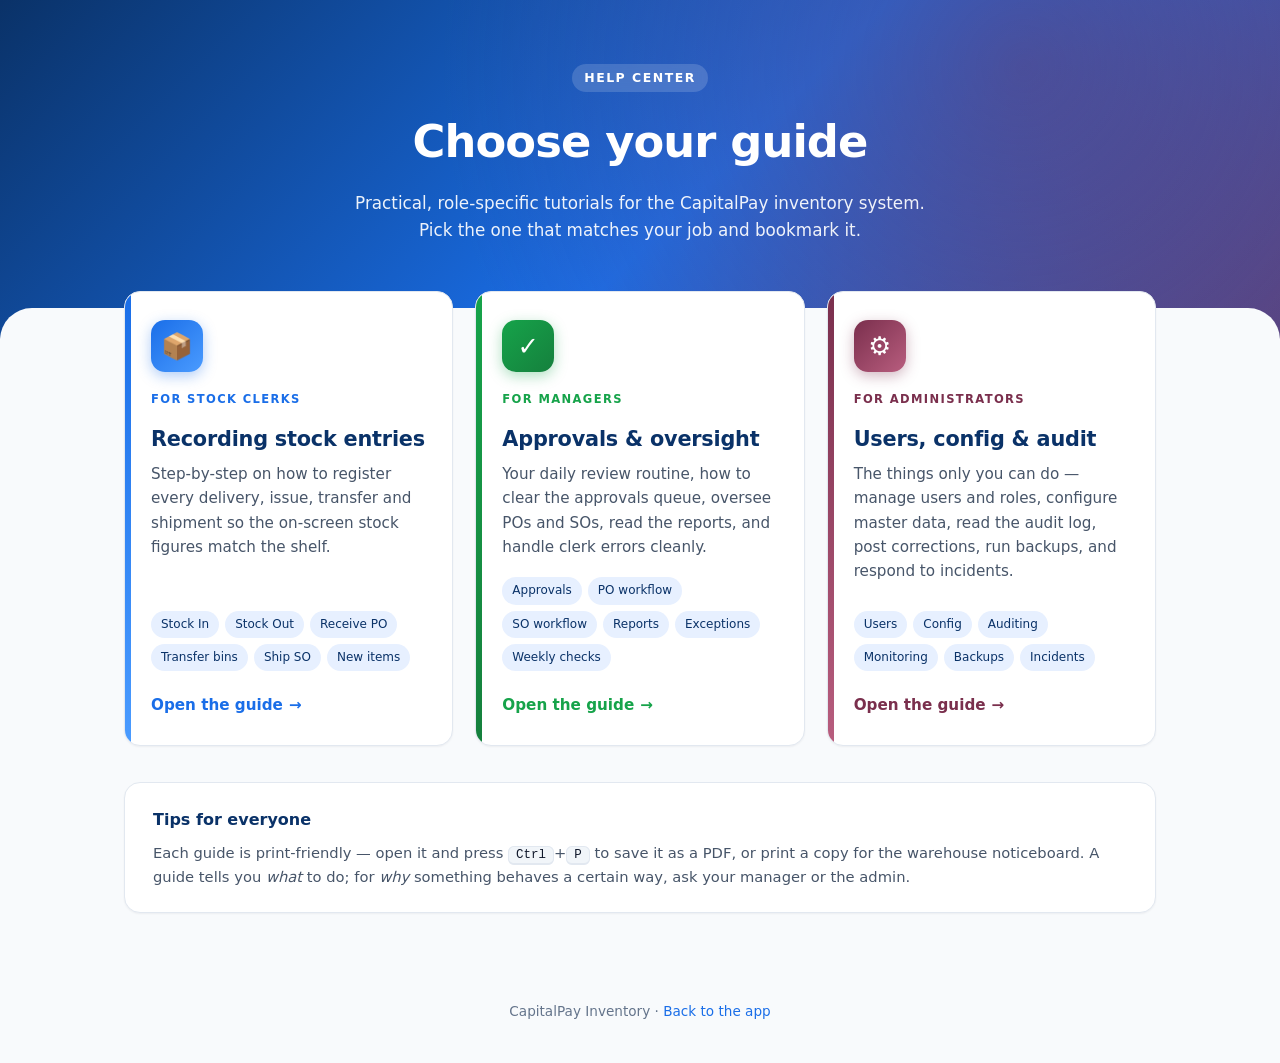
<file: assets/tutorials/index.html>
<!DOCTYPE html>
<html lang="en">
<head>
<meta charset="UTF-8" />
<meta name="viewport" content="width=device-width, initial-scale=1.0" />
<title>User Guides — CapitalPay Inventory</title>
<meta name="description" content="Pick the role-specific user guide for the CapitalPay inventory system." />
<link rel="icon" href="/assets/favicon.ico" />
<style>
  :root {
    --navy: #0a3268; --navy-dark: #071f4a; --blue: #1a6ee8; --blue-soft: #4a9bff; --blue-tint: #e7f0ff;
    --plum: #7a2f4d; --plum-soft: #b85d7e; --ink: #0f172a; --ink-soft: #475569; --muted: #64748b;
    --line: #e2e8f0; --bg: #f8fafc; --card: #ffffff;
    --good: #16a34a; --shadow-sm: 0 1px 2px rgba(15,23,42,.05); --shadow-md: 0 8px 32px rgba(15,23,42,.1);
    --radius: 16px;
  }
  *, *::before, *::after { box-sizing: border-box; }
  body {
    margin: 0;
    font-family: "Inter", "Segoe UI", system-ui, -apple-system, "Helvetica Neue", Arial, sans-serif;
    color: var(--ink); background: var(--bg); line-height: 1.6; font-size: 16px;
    min-height: 100vh; display: flex; flex-direction: column;
  }
  a { color: var(--blue); text-decoration: none; }
  a:hover { text-decoration: underline; }

  .hero {
    background:
      radial-gradient(circle at 80% 20%, rgba(122,47,77,.4), transparent 55%),
      linear-gradient(135deg, var(--navy) 0%, var(--blue) 55%, var(--plum) 130%);
    color: #fff; padding: 64px 24px 96px;
    position: relative; overflow: hidden; text-align: center;
  }
  .hero::after {
    content: ""; position: absolute; inset: auto 0 -1px 0; height: 32px;
    background: var(--bg); border-radius: 32px 32px 0 0;
  }
  .hero-inner { max-width: 760px; margin: 0 auto; position: relative; z-index: 1; }
  .hero-eyebrow {
    display: inline-block; background: rgba(255,255,255,.16); color: #fff;
    padding: 4px 12px; border-radius: 999px; font-size: .78rem;
    letter-spacing: .12em; text-transform: uppercase; font-weight: 600; backdrop-filter: blur(4px);
  }
  .hero h1 {
    font-size: clamp(1.9rem, 4vw, 2.8rem); margin: 14px 0 12px;
    font-weight: 700; letter-spacing: -.02em;
  }
  .hero p.lede { font-size: 1.05rem; margin: 0 auto; color: rgba(255,255,255,.92); max-width: 600px; }

  main {
    flex: 1; max-width: 1080px; width: 100%; margin: -48px auto 0;
    padding: 0 24px 64px; position: relative; z-index: 2;
  }

  .grid {
    display: grid;
    grid-template-columns: repeat(auto-fit, minmax(280px, 1fr));
    gap: 22px;
  }

  .role-card {
    background: var(--card);
    border: 1px solid var(--line);
    border-radius: var(--radius);
    padding: 28px 26px;
    display: flex; flex-direction: column;
    box-shadow: var(--shadow-sm);
    transition: transform .18s ease, box-shadow .18s ease, border-color .18s ease;
    text-decoration: none;
    color: inherit;
    position: relative;
    overflow: hidden;
  }
  .role-card::before {
    content: "";
    position: absolute; left: 0; top: 0; bottom: 0;
    width: 6px;
    background: linear-gradient(180deg, var(--accent-from), var(--accent-to));
  }
  .role-card:hover {
    transform: translateY(-3px);
    box-shadow: var(--shadow-md);
    border-color: var(--accent-from);
    text-decoration: none;
  }

  .role-card.clerk   { --accent-from: #1a6ee8; --accent-to: #4a9bff; }
  .role-card.manager { --accent-from: #16a34a; --accent-to: #15803d; }
  .role-card.admin   { --accent-from: #7a2f4d; --accent-to: #b85d7e; }

  .role-card .icon-wrap {
    width: 52px; height: 52px; border-radius: 14px;
    display: inline-flex; align-items: center; justify-content: center;
    background: linear-gradient(135deg, var(--accent-from), var(--accent-to));
    color: #fff; font-size: 1.6rem; font-weight: 700;
    margin-bottom: 18px;
    box-shadow: 0 4px 14px color-mix(in srgb, var(--accent-from) 35%, transparent);
  }

  .role-card h2 {
    margin: 0 0 6px;
    font-size: 1.3rem;
    color: var(--navy);
    letter-spacing: -.01em;
  }
  .role-card .role-tag {
    display: inline-block;
    font-size: .72rem;
    font-weight: 700;
    letter-spacing: .12em;
    text-transform: uppercase;
    color: var(--accent-from);
    margin-bottom: 14px;
  }
  .role-card p.summary {
    color: var(--ink-soft); font-size: .95rem; margin: 0 0 18px;
    flex: 1;
  }
  .role-card ul.topics {
    list-style: none; padding: 0; margin: 0 0 22px;
    display: flex; flex-wrap: wrap; gap: 6px;
  }
  .role-card ul.topics li {
    background: var(--blue-tint); color: var(--navy);
    padding: 4px 10px; border-radius: 999px; font-size: .75rem; font-weight: 500;
  }
  .role-card .open-link {
    align-self: flex-start;
    color: var(--accent-from);
    font-weight: 600;
    font-size: .95rem;
    display: inline-flex; align-items: center; gap: 6px;
  }
  .role-card .open-link::after { content: "→"; transition: transform .18s; }
  .role-card:hover .open-link::after { transform: translateX(4px); }

  .extras {
    margin-top: 36px;
    background: var(--card);
    border: 1px solid var(--line);
    border-radius: var(--radius);
    padding: 24px 28px;
    box-shadow: var(--shadow-sm);
  }
  .extras h3 {
    margin: 0 0 8px;
    font-size: 1rem;
    color: var(--navy);
  }
  .extras p {
    margin: 0;
    color: var(--ink-soft);
    font-size: .92rem;
  }
  .extras kbd {
    font-family: "JetBrains Mono", ui-monospace, Consolas, monospace;
    font-size: .85em; background: #f1f5f9;
    border: 1px solid var(--line); border-bottom-width: 2px;
    border-radius: 6px; padding: 1px 7px; color: var(--ink);
  }

  footer.foot {
    text-align: center; color: var(--muted); font-size: .85rem;
    padding: 24px 16px 40px;
  }

  @media (max-width: 540px) {
    .hero { padding: 48px 18px 80px; }
    .role-card { padding: 22px 20px; }
  }
</style>
</head>
<body>

<header class="hero">
  <div class="hero-inner">
    <span class="hero-eyebrow">Help Center</span>
    <h1>Choose your guide</h1>
    <p class="lede">
      Practical, role-specific tutorials for the CapitalPay inventory system. Pick the one that
      matches your job and bookmark it.
    </p>
  </div>
</header>

<main>
  <div class="grid">

    <a class="role-card clerk" href="stock-clerk-guide.html">
      <span class="icon-wrap">📦</span>
      <span class="role-tag">For Stock Clerks</span>
      <h2>Recording stock entries</h2>
      <p class="summary">
        Step-by-step on how to register every delivery, issue, transfer and shipment so the on-screen
        stock figures match the shelf.
      </p>
      <ul class="topics">
        <li>Stock In</li><li>Stock Out</li><li>Receive PO</li>
        <li>Transfer bins</li><li>Ship SO</li><li>New items</li>
      </ul>
      <span class="open-link">Open the guide</span>
    </a>

    <a class="role-card manager" href="manager-guide.html">
      <span class="icon-wrap">✓</span>
      <span class="role-tag">For Managers</span>
      <h2>Approvals &amp; oversight</h2>
      <p class="summary">
        Your daily review routine, how to clear the approvals queue, oversee POs and SOs, read the
        reports, and handle clerk errors cleanly.
      </p>
      <ul class="topics">
        <li>Approvals</li><li>PO workflow</li><li>SO workflow</li>
        <li>Reports</li><li>Exceptions</li><li>Weekly checks</li>
      </ul>
      <span class="open-link">Open the guide</span>
    </a>

    <a class="role-card admin" href="admin-guide.html">
      <span class="icon-wrap">⚙</span>
      <span class="role-tag">For Administrators</span>
      <h2>Users, config &amp; audit</h2>
      <p class="summary">
        The things only you can do — manage users and roles, configure master data, read the audit
        log, post corrections, run backups, and respond to incidents.
      </p>
      <ul class="topics">
        <li>Users</li><li>Config</li><li>Auditing</li>
        <li>Monitoring</li><li>Backups</li><li>Incidents</li>
      </ul>
      <span class="open-link">Open the guide</span>
    </a>

  </div>

  <div class="extras">
    <h3>Tips for everyone</h3>
    <p>
      Each guide is print-friendly — open it and press <kbd>Ctrl</kbd>+<kbd>P</kbd> to save it as a
      PDF, or print a copy for the warehouse noticeboard. A guide tells you <em>what</em> to do; for
      <em>why</em> something behaves a certain way, ask your manager or the admin.
    </p>
  </div>
</main>

<footer class="foot">
  CapitalPay Inventory · <a href="/">Back to the app</a>
</footer>

</body>
</html>
</file>
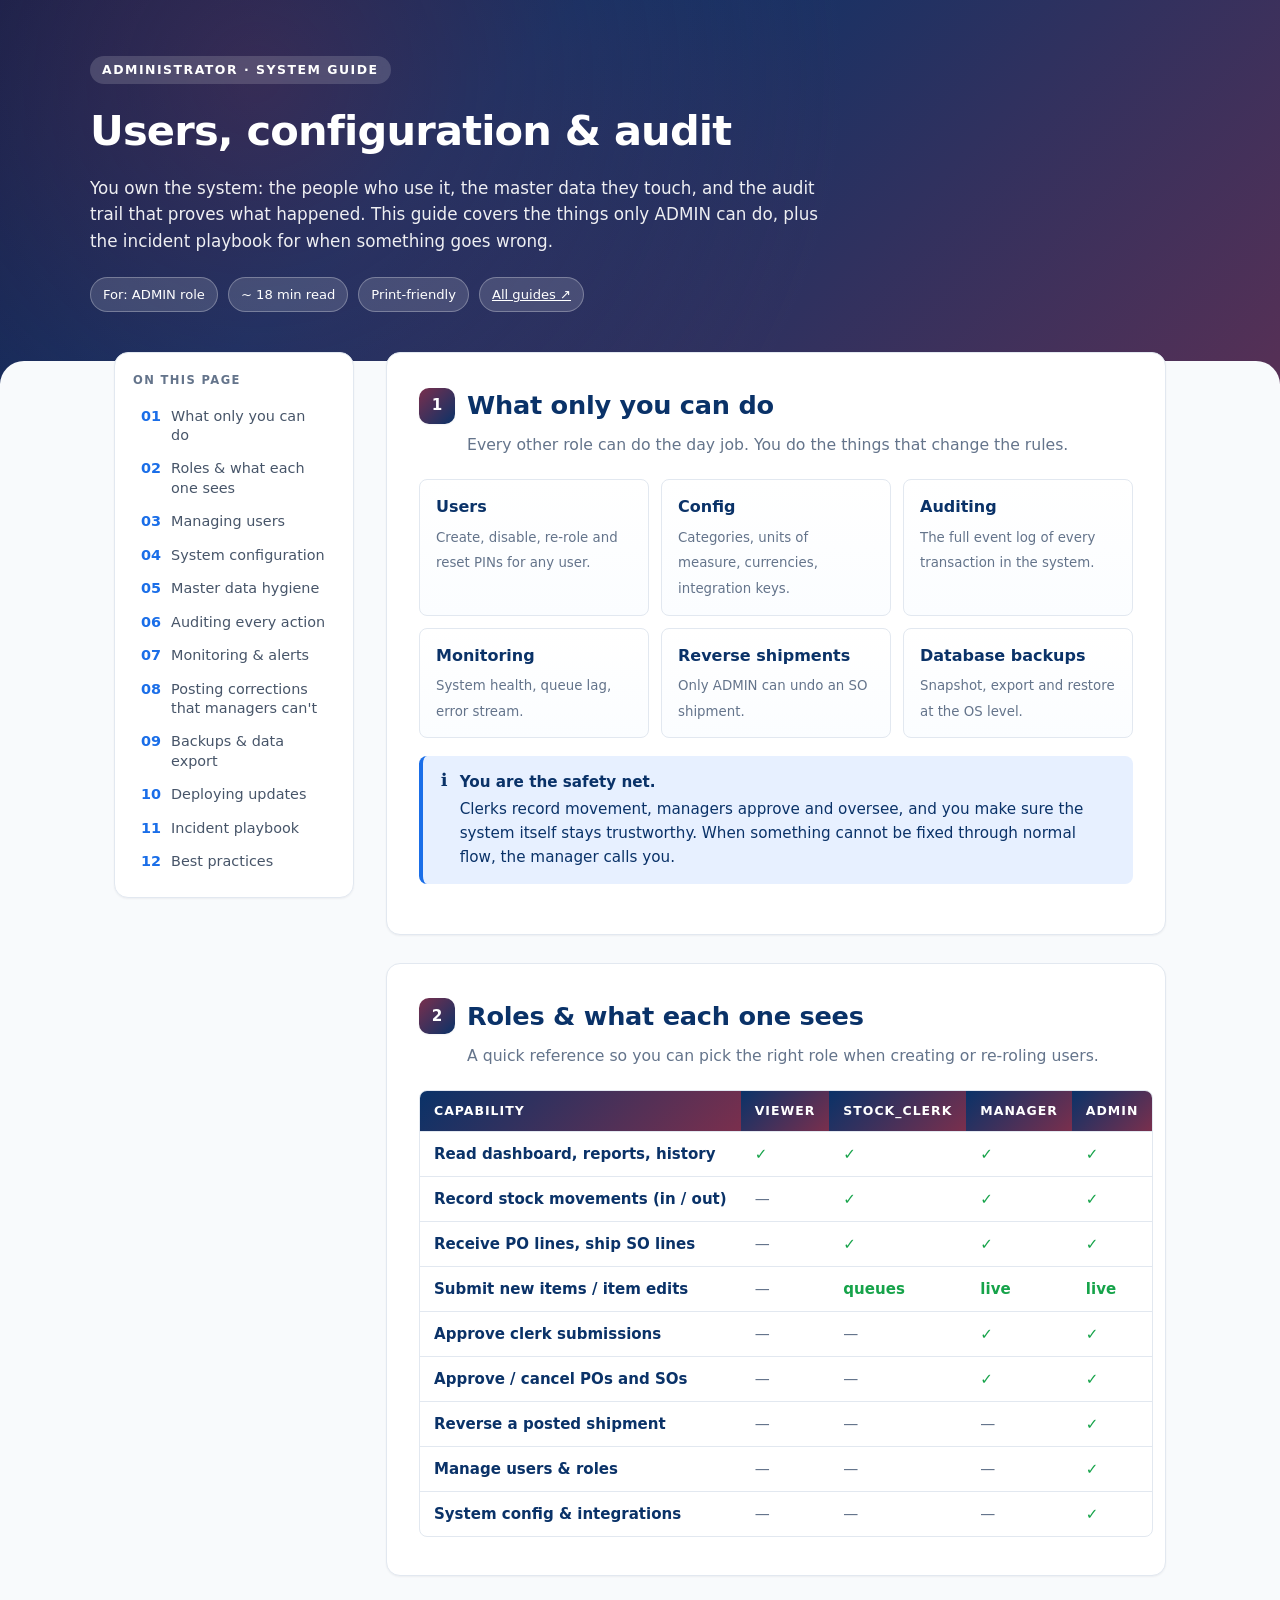
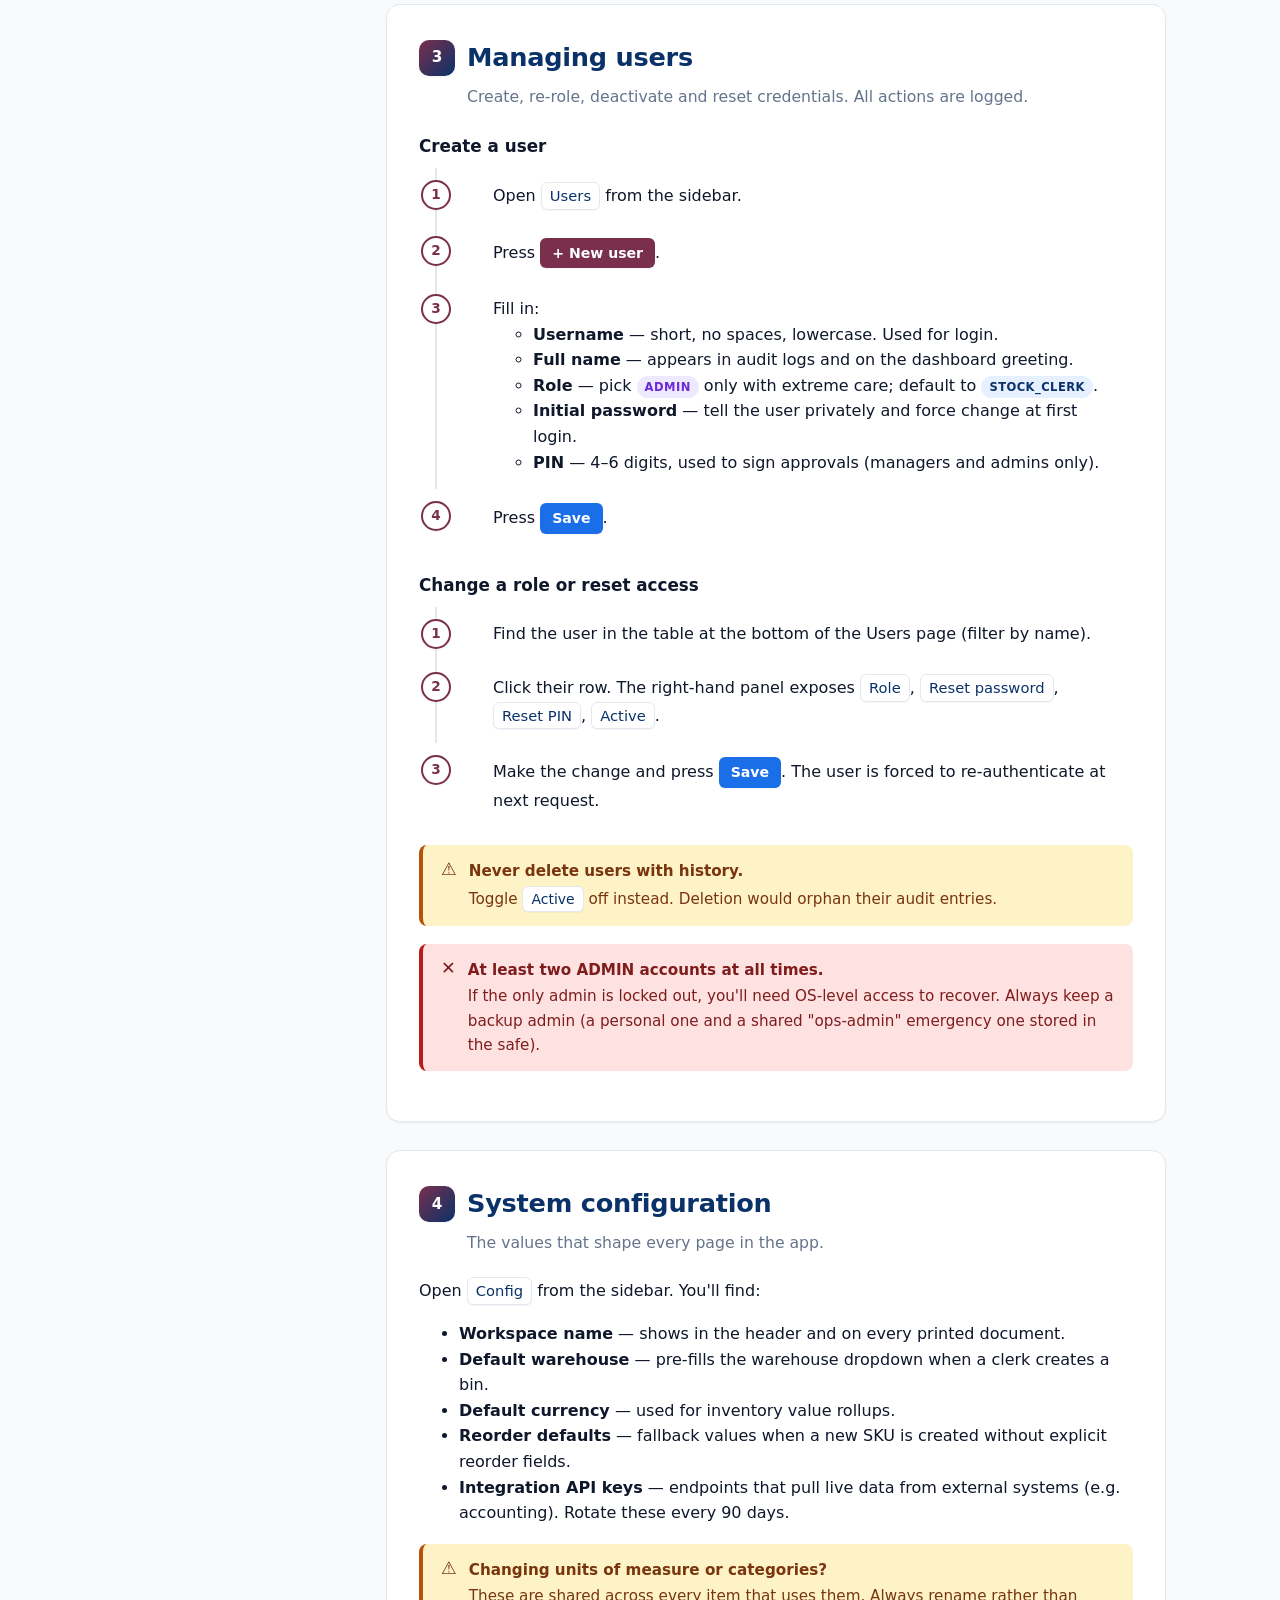
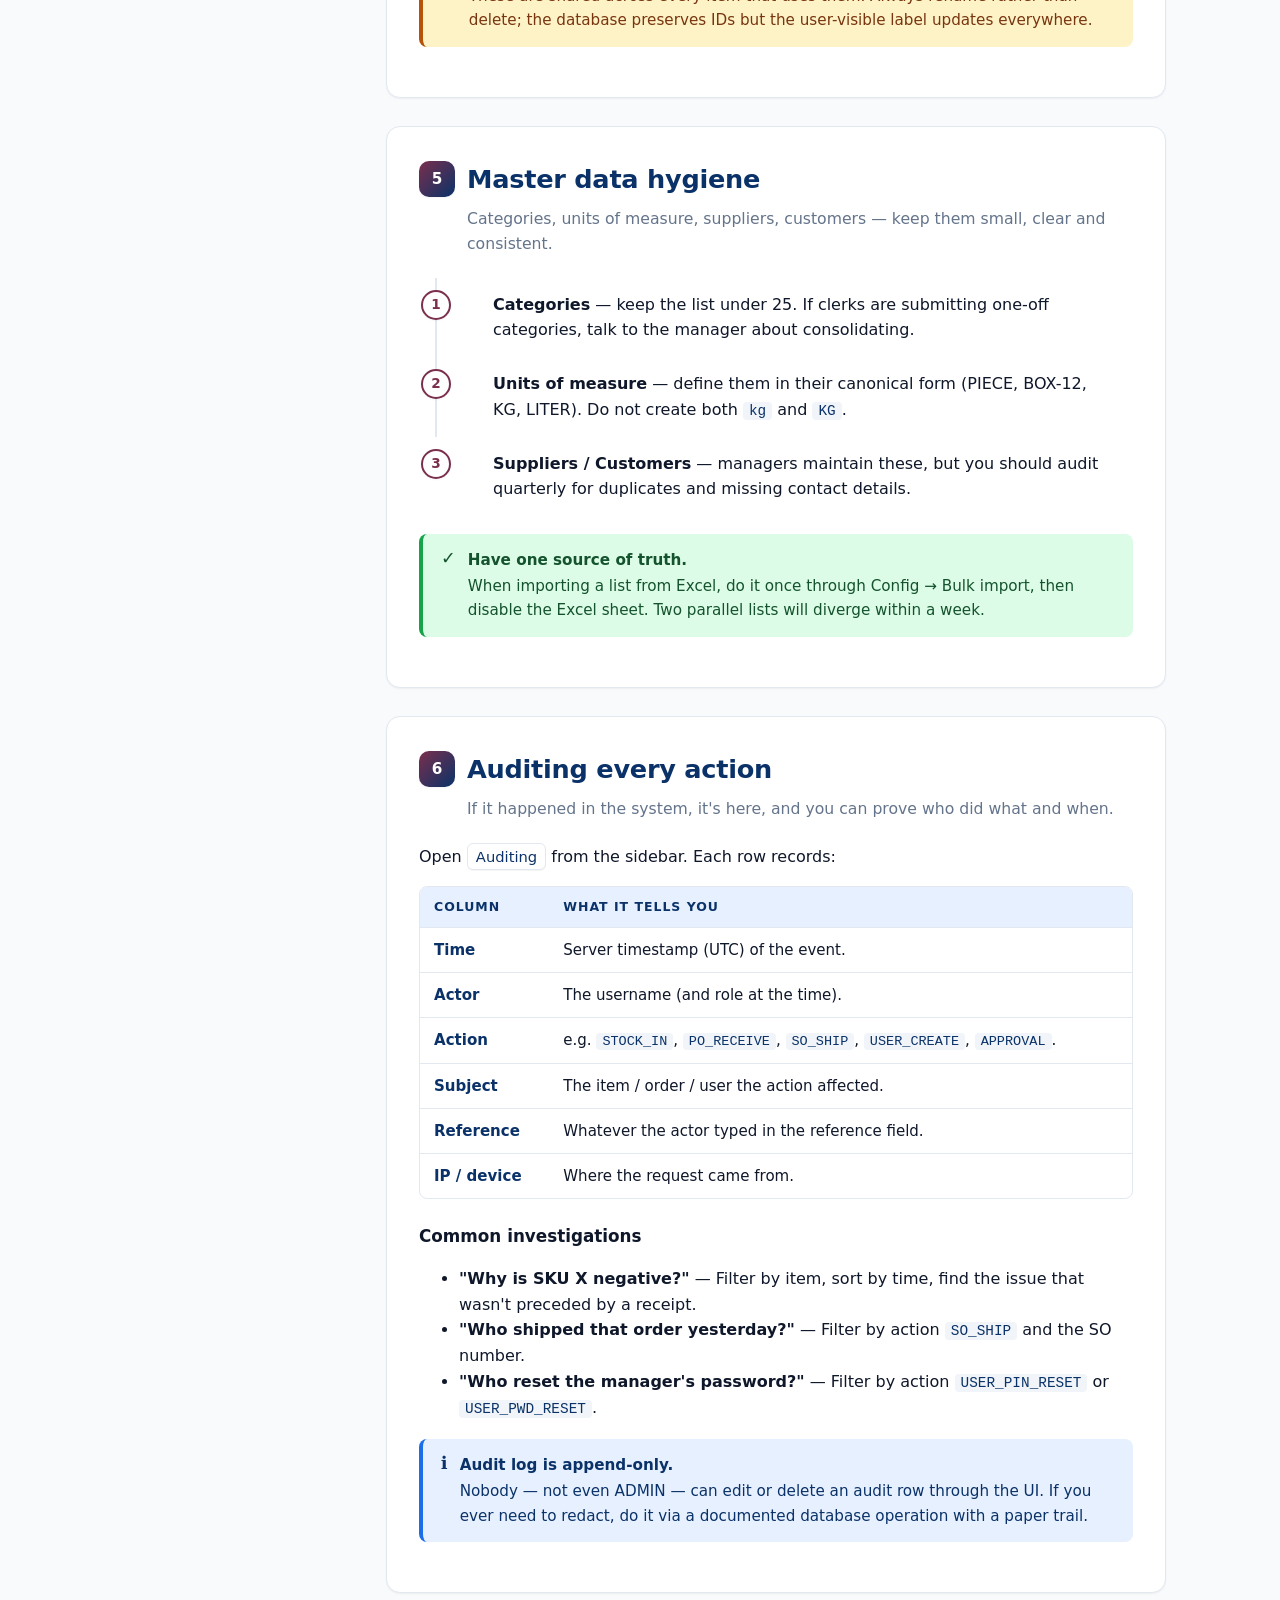
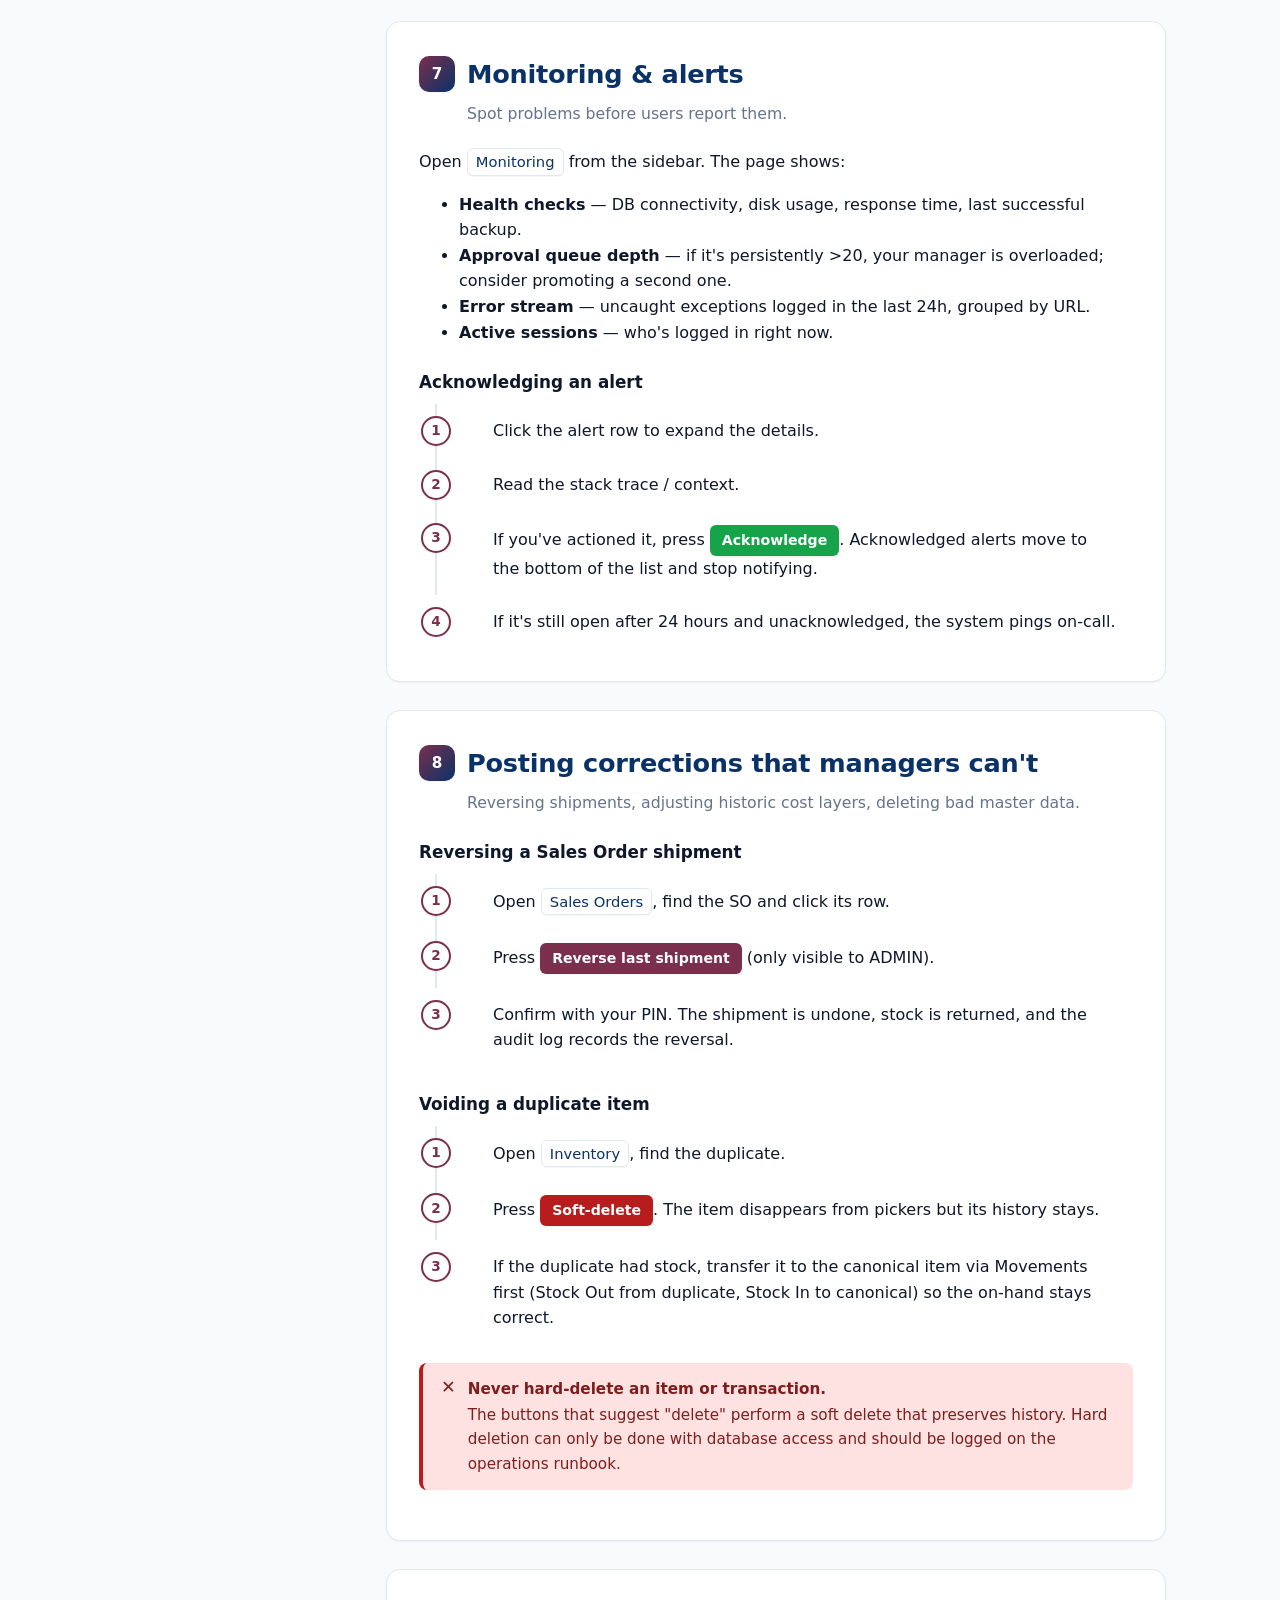
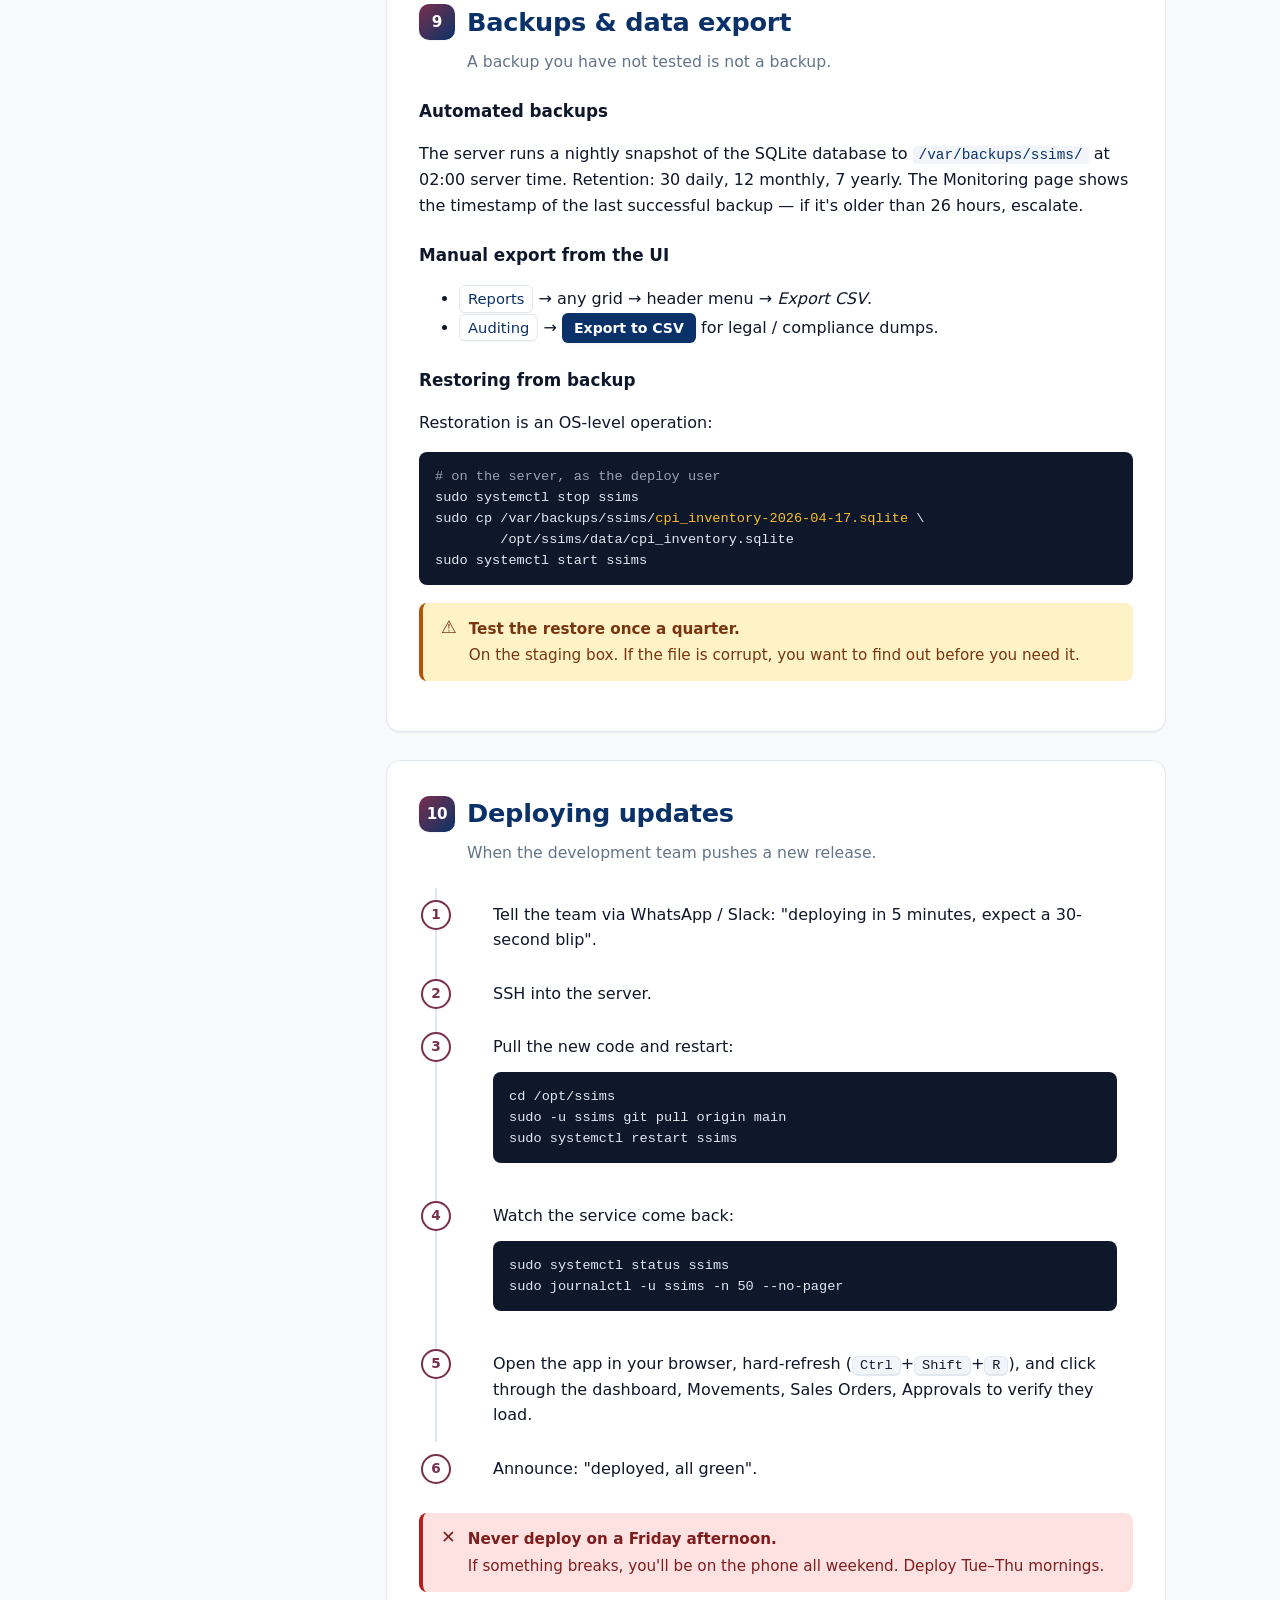
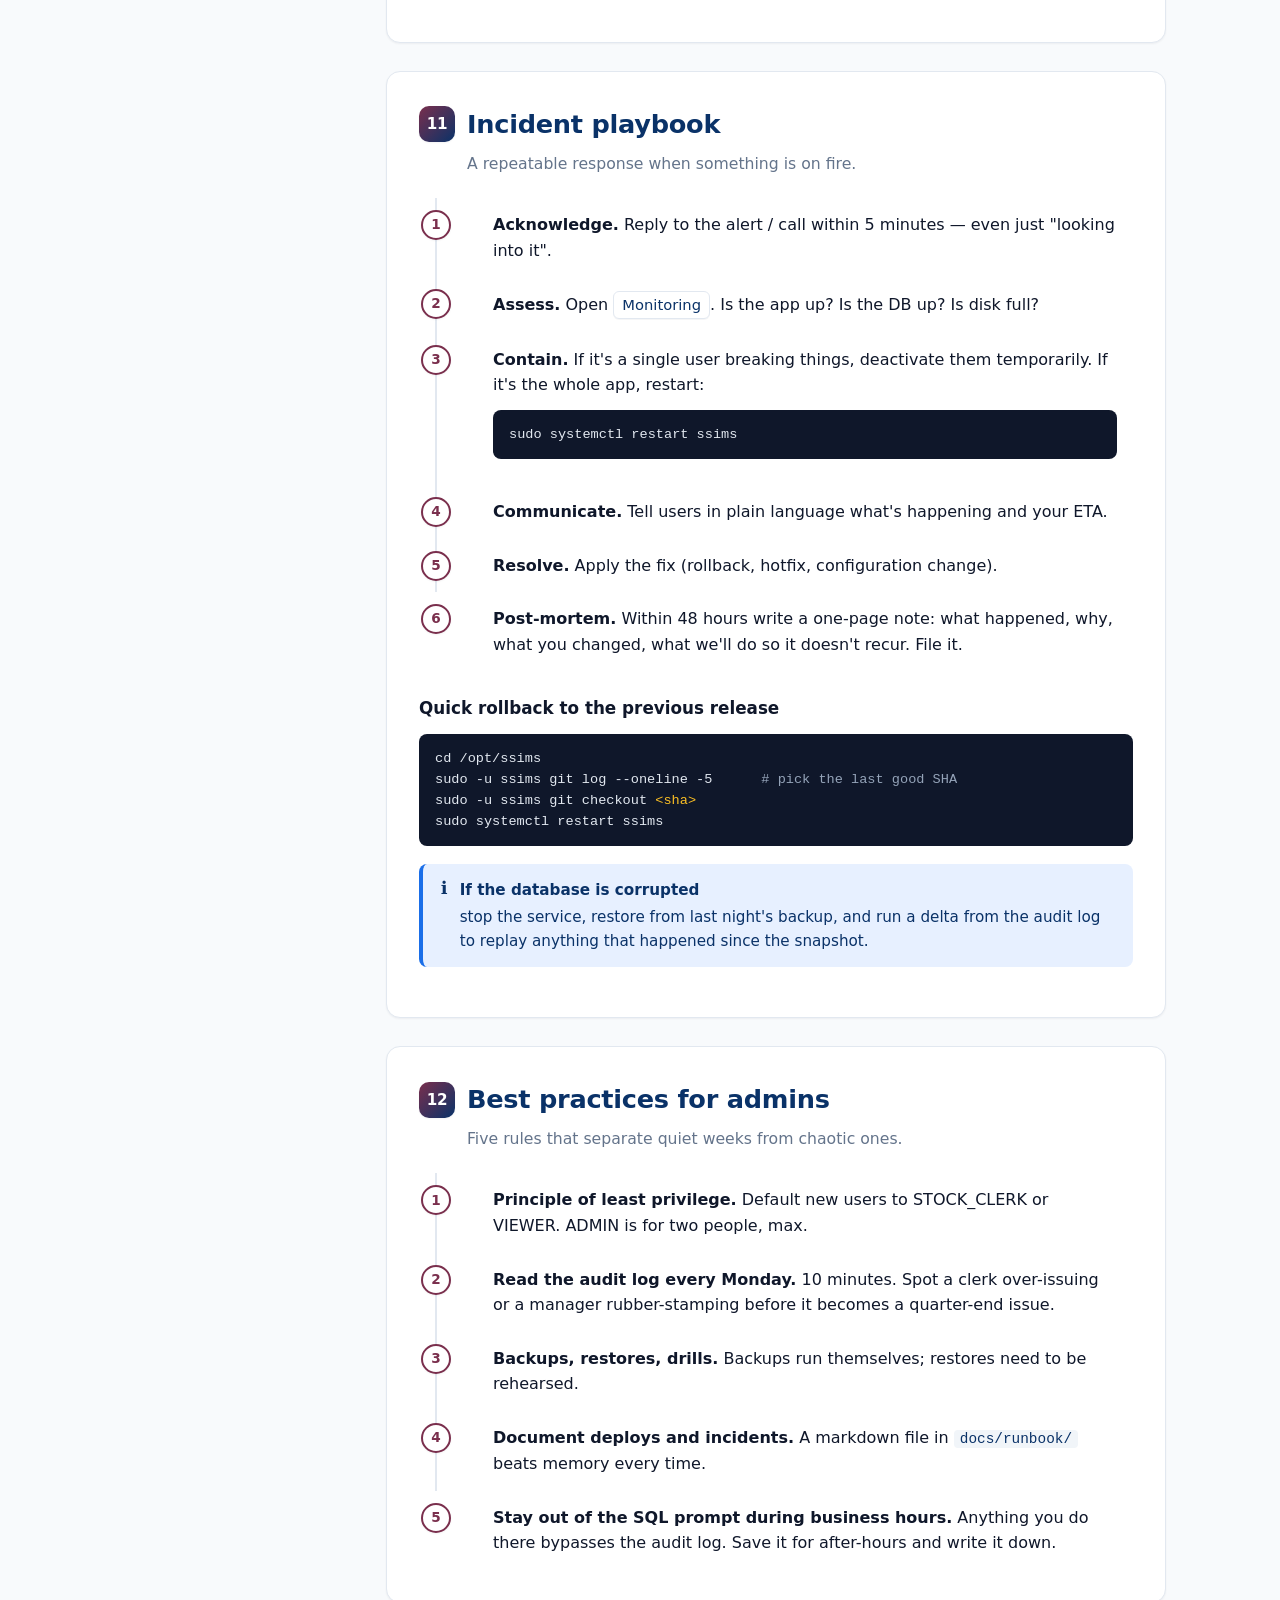
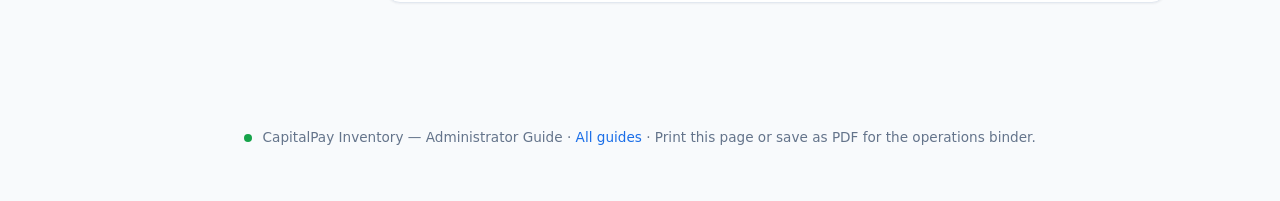
<file: assets/tutorials/admin-guide.html>
<!DOCTYPE html>
<html lang="en">
<head>
<meta charset="UTF-8" />
<meta name="viewport" content="width=device-width, initial-scale=1.0" />
<title>Administrator Guide — Users, Configuration & Audit</title>
<meta name="description" content="A practical guide for system administrators covering user management, configuration, auditing, monitoring and incident response." />
<link rel="icon" href="/assets/favicon.ico" />
<style>
  :root {
    --navy: #0a3268; --navy-dark: #071f4a; --blue: #1a6ee8; --blue-soft: #4a9bff; --blue-tint: #e7f0ff;
    --plum: #7a2f4d; --plum-soft: #b85d7e; --ink: #0f172a; --ink-soft: #475569; --muted: #64748b;
    --line: #e2e8f0; --bg: #f8fafc; --card: #ffffff;
    --good: #16a34a; --good-tint: #dcfce7; --warn: #b45309; --warn-tint: #fef3c7;
    --bad: #b91c1c; --bad-tint: #fee2e2; --code-bg: #0f172a; --code-fg: #e2e8f0;
    --shadow-sm: 0 1px 2px rgba(15,23,42,.05); --shadow-md: 0 4px 18px rgba(15,23,42,.08);
    --radius: 14px; --radius-sm: 8px;
  }
  *, *::before, *::after { box-sizing: border-box; }
  html { scroll-behavior: smooth; scroll-padding-top: 24px; }
  body { margin: 0; font-family: "Inter", "Segoe UI", system-ui, -apple-system, "Helvetica Neue", Arial, sans-serif; color: var(--ink); background: var(--bg); line-height: 1.6; font-size: 16px; }
  a { color: var(--blue); text-decoration: none; } a:hover { text-decoration: underline; }
  .hero { background: radial-gradient(circle at 20% 20%, rgba(122,47,77,.4), transparent 55%), linear-gradient(135deg, var(--navy-dark) 0%, var(--navy) 35%, var(--plum) 130%); color: #fff; padding: 56px 24px 72px; position: relative; overflow: hidden; }
  .hero::after { content: ""; position: absolute; inset: auto 0 -1px 0; height: 24px; background: var(--bg); border-radius: 24px 24px 0 0; }
  .hero-inner { max-width: 1100px; margin: 0 auto; position: relative; z-index: 1; }
  .hero-eyebrow { display: inline-block; background: rgba(255,255,255,.16); color: #fff; padding: 4px 12px; border-radius: 999px; font-size: .78rem; letter-spacing: .12em; text-transform: uppercase; font-weight: 600; backdrop-filter: blur(4px); }
  .hero h1 { font-size: clamp(1.8rem, 3.4vw, 2.6rem); margin: 14px 0 10px; font-weight: 700; letter-spacing: -.02em; }
  .hero p.lede { font-size: 1.05rem; max-width: 760px; margin: 0; color: rgba(255,255,255,.92); }
  .hero-meta { margin-top: 22px; display: flex; flex-wrap: wrap; gap: 10px; }
  .hero-meta .chip { background: rgba(255,255,255,.14); border: 1px solid rgba(255,255,255,.28); color: #fff; padding: 6px 12px; border-radius: 999px; font-size: .82rem; font-weight: 500; }
  .shell { max-width: 1100px; margin: -32px auto 0; padding: 0 24px 64px; position: relative; z-index: 2; display: grid; grid-template-columns: 240px 1fr; gap: 32px; }
  nav.toc { position: sticky; top: 24px; align-self: start; background: var(--card); border: 1px solid var(--line); border-radius: var(--radius); padding: 18px; box-shadow: var(--shadow-sm); max-height: calc(100vh - 48px); overflow: auto; }
  nav.toc h4 { margin: 0 0 10px; font-size: .72rem; text-transform: uppercase; letter-spacing: .12em; color: var(--muted); font-weight: 700; }
  nav.toc ol { list-style: none; padding: 0; margin: 0; counter-reset: tocnum; }
  nav.toc ol li { counter-increment: tocnum; margin: 0; }
  nav.toc ol li a { display: flex; gap: 10px; padding: 7px 8px; border-radius: 6px; color: var(--ink-soft); font-size: .9rem; line-height: 1.35; transition: background .15s, color .15s; }
  nav.toc ol li a:hover { background: var(--blue-tint); color: var(--navy); text-decoration: none; }
  nav.toc ol li a::before { content: counter(tocnum, decimal-leading-zero); color: var(--blue); font-weight: 700; font-variant-numeric: tabular-nums; flex-shrink: 0; }
  main { min-width: 0; }
  section.card { background: var(--card); border: 1px solid var(--line); border-radius: var(--radius); box-shadow: var(--shadow-sm); padding: 32px; margin-bottom: 28px; }
  section.card h2 { font-size: 1.6rem; margin: 0 0 6px; color: var(--navy); letter-spacing: -.01em; display: flex; align-items: center; gap: 12px; }
  section.card h2 .num { width: 36px; height: 36px; border-radius: 10px; background: linear-gradient(135deg, var(--plum) 0%, var(--navy) 100%); color: #fff; display: inline-flex; align-items: center; justify-content: center; font-size: .95rem; font-weight: 700; box-shadow: var(--shadow-sm); }
  section.card .subtitle { color: var(--muted); font-size: .98rem; margin: 0 0 22px 48px; }
  section.card h3 { font-size: 1.05rem; margin: 24px 0 8px; color: var(--ink); }
  ol.steps { list-style: none; counter-reset: step; padding: 0; margin: 0; }
  ol.steps > li { counter-increment: step; position: relative; padding: 14px 16px 14px 56px; border-left: 2px solid var(--line); margin-left: 16px; }
  ol.steps > li::before { content: counter(step); position: absolute; left: -16px; top: 12px; width: 30px; height: 30px; border-radius: 50%; background: var(--card); border: 2px solid var(--plum); color: var(--plum); display: inline-flex; align-items: center; justify-content: center; font-weight: 700; font-size: .85rem; box-shadow: var(--shadow-sm); }
  ol.steps > li:last-child { border-left-color: transparent; }
  table.fields { width: 100%; border-collapse: separate; border-spacing: 0; margin: 14px 0 6px; font-size: .94rem; border: 1px solid var(--line); border-radius: var(--radius-sm); overflow: hidden; }
  table.fields th, table.fields td { padding: 10px 14px; text-align: left; vertical-align: top; }
  table.fields thead th { background: var(--blue-tint); color: var(--navy); font-weight: 600; font-size: .78rem; text-transform: uppercase; letter-spacing: .08em; border-bottom: 1px solid var(--line); }
  table.fields tbody tr + tr td { border-top: 1px solid var(--line); }
  table.fields td.field-name { font-weight: 600; color: var(--navy); white-space: nowrap; }
  table.fields td.req { width: 90px; }
  .pill { display: inline-block; padding: 2px 8px; border-radius: 999px; font-size: .72rem; font-weight: 600; letter-spacing: .04em; text-transform: uppercase; }
  .pill.required { background: var(--bad-tint); color: var(--bad); }
  .pill.optional { background: var(--blue-tint); color: var(--navy); }
  .pill.admin    { background: #ede9fe; color: #6d28d9; }
  .callout { margin: 18px 0; padding: 14px 18px; border-radius: var(--radius-sm); border-left: 4px solid; display: flex; gap: 12px; align-items: flex-start; font-size: .95rem; }
  .callout strong { display: block; margin-bottom: 2px; }
  .callout .icon { font-size: 1.1rem; line-height: 1.2; flex-shrink: 0; }
  .callout.tip   { background: var(--good-tint); border-color: var(--good); color: #14532d; }
  .callout.warn  { background: var(--warn-tint); border-color: var(--warn); color: #78350f; }
  .callout.info  { background: var(--blue-tint); border-color: var(--blue); color: var(--navy); }
  .callout.danger{ background: var(--bad-tint);  border-color: var(--bad);  color: #7f1d1d; }
  kbd { font-family: "JetBrains Mono", ui-monospace, Consolas, monospace; font-size: .85em; background: #f1f5f9; border: 1px solid var(--line); border-bottom-width: 2px; border-radius: 6px; padding: 1px 7px; color: var(--ink); }
  .ui { display: inline-block; padding: 1px 8px; border: 1px solid var(--line); background: #fff; border-radius: 6px; font-size: .92em; color: var(--navy); font-weight: 500; box-shadow: 0 1px 0 rgba(15,23,42,.04); }
  .btn-mock { display: inline-block; padding: 4px 12px; border-radius: 6px; color: #fff; background: var(--blue); font-size: .88em; font-weight: 600; box-shadow: var(--shadow-sm); }
  .btn-mock.green { background: var(--good); }
  .btn-mock.red   { background: var(--bad); }
  .btn-mock.navy  { background: var(--navy); }
  .btn-mock.plum  { background: var(--plum); }
  code { font-family: "JetBrains Mono", ui-monospace, Consolas, monospace; background: #f1f5f9; color: var(--navy); padding: 1px 6px; border-radius: 4px; font-size: .9em; }
  pre.code { background: var(--code-bg); color: var(--code-fg); padding: 14px 16px; border-radius: var(--radius-sm); font-family: "JetBrains Mono", ui-monospace, Consolas, monospace; font-size: .85rem; line-height: 1.55; overflow-x: auto; margin: 12px 0; }
  pre.code .c { color: #94a3b8; }
  pre.code .k { color: #93c5fd; }
  pre.code .s { color: #fbbf24; }
  .flow { display: flex; flex-wrap: wrap; align-items: center; gap: 4px; margin: 8px 0 18px; font-size: .9rem; }
  .flow .step-chip { background: #fff; border: 1px solid var(--line); color: var(--navy); padding: 6px 12px; border-radius: 8px; font-weight: 600; box-shadow: var(--shadow-sm); }
  .flow .arrow { color: var(--plum); font-weight: 700; }
  footer.foot { text-align: center; color: var(--muted); font-size: .85rem; padding: 32px 16px 56px; }
  footer.foot .pulse { display: inline-block; width: 8px; height: 8px; background: var(--good); border-radius: 50%; margin-right: 6px; animation: pulse 1.6s infinite; vertical-align: middle; }
  @keyframes pulse { 0%, 100% { opacity: 1; transform: scale(1); } 50% { opacity: .55; transform: scale(1.4); } }
  .qref { display: grid; grid-template-columns: repeat(auto-fit, minmax(220px, 1fr)); gap: 12px; margin: 8px 0 4px; }
  .qref .qcard { border: 1px solid var(--line); border-radius: var(--radius-sm); padding: 14px 16px; background: linear-gradient(180deg, #ffffff 0%, #fbfdff 100%); }
  .qref .qcard b { color: var(--navy); display: block; margin-bottom: 4px; }
  .qref .qcard small { color: var(--muted); }
  .role-table th { background: linear-gradient(135deg, var(--navy), var(--plum)) !important; color: #fff !important; }
  .role-table .yes { color: var(--good); font-weight: 700; }
  .role-table .no  { color: var(--muted); }
  @media (max-width: 880px) {
    .shell { grid-template-columns: 1fr; }
    nav.toc { position: static; max-height: none; }
    section.card { padding: 22px; }
    section.card h2 { font-size: 1.35rem; }
    section.card .subtitle { margin-left: 0; }
  }
  @media print {
    body { background: #fff; font-size: 11pt; }
    .hero { background: #0a3268 !important; color: #fff !important; -webkit-print-color-adjust: exact; print-color-adjust: exact; padding: 24px; }
    .hero::after { display: none; }
    nav.toc { display: none; }
    .shell { display: block; padding: 0 18mm; max-width: none; margin: 12mm 0; }
    section.card { box-shadow: none; border: 1px solid #cbd5e1; break-inside: avoid; padding: 18px; margin-bottom: 14px; }
    section.card h2 { color: #0a3268 !important; -webkit-print-color-adjust: exact; print-color-adjust: exact; }
    .callout { border: 1px solid #94a3b8; -webkit-print-color-adjust: exact; print-color-adjust: exact; }
    pre.code { background: #f1f5f9 !important; color: #0f172a !important; -webkit-print-color-adjust: exact; print-color-adjust: exact; }
    a { color: #0a3268 !important; text-decoration: underline; }
    footer.foot { display: none; }
  }
</style>
</head>
<body>

<header class="hero">
  <div class="hero-inner">
    <span class="hero-eyebrow">Administrator · System Guide</span>
    <h1>Users, configuration &amp; audit</h1>
    <p class="lede">
      You own the system: the people who use it, the master data they touch, and the audit trail that
      proves what happened. This guide covers the things only ADMIN can do, plus the incident playbook
      for when something goes wrong.
    </p>
    <div class="hero-meta">
      <span class="chip">For: ADMIN role</span>
      <span class="chip">~ 18 min read</span>
      <span class="chip">Print-friendly</span>
      <span class="chip"><a href="index.html" style="color:#fff;text-decoration:underline">All guides ↗</a></span>
    </div>
  </div>
</header>

<div class="shell">
  <nav class="toc" aria-label="Table of contents">
    <h4>On this page</h4>
    <ol>
      <li><a href="#scope">What only you can do</a></li>
      <li><a href="#roles">Roles &amp; what each one sees</a></li>
      <li><a href="#users">Managing users</a></li>
      <li><a href="#config">System configuration</a></li>
      <li><a href="#master-data">Master data hygiene</a></li>
      <li><a href="#auditing">Auditing every action</a></li>
      <li><a href="#monitoring">Monitoring &amp; alerts</a></li>
      <li><a href="#corrections">Posting corrections that managers can't</a></li>
      <li><a href="#backups">Backups &amp; data export</a></li>
      <li><a href="#deploy">Deploying updates</a></li>
      <li><a href="#incident">Incident playbook</a></li>
      <li><a href="#tips">Best practices</a></li>
    </ol>
  </nav>

  <main>

    <!-- 1 SCOPE -->
    <section class="card" id="scope">
      <h2><span class="num">1</span>What only you can do</h2>
      <p class="subtitle">Every other role can do the day job. You do the things that change the rules.</p>

      <div class="qref">
        <div class="qcard"><b>Users</b><small>Create, disable, re-role and reset PINs for any user.</small></div>
        <div class="qcard"><b>Config</b><small>Categories, units of measure, currencies, integration keys.</small></div>
        <div class="qcard"><b>Auditing</b><small>The full event log of every transaction in the system.</small></div>
        <div class="qcard"><b>Monitoring</b><small>System health, queue lag, error stream.</small></div>
        <div class="qcard"><b>Reverse shipments</b><small>Only ADMIN can undo an SO shipment.</small></div>
        <div class="qcard"><b>Database backups</b><small>Snapshot, export and restore at the OS level.</small></div>
      </div>

      <div class="callout info">
        <span class="icon">ℹ︎</span>
        <div><strong>You are the safety net.</strong>
          Clerks record movement, managers approve and oversee, and you make sure the system itself stays trustworthy. When something cannot be fixed through normal flow, the manager calls you.
        </div>
      </div>
    </section>

    <!-- 2 ROLES -->
    <section class="card" id="roles">
      <h2><span class="num">2</span>Roles &amp; what each one sees</h2>
      <p class="subtitle">A quick reference so you can pick the right role when creating or re-roling users.</p>

      <table class="fields role-table">
        <thead><tr><th>Capability</th><th>VIEWER</th><th>STOCK_CLERK</th><th>MANAGER</th><th>ADMIN</th></tr></thead>
        <tbody>
          <tr><td class="field-name">Read dashboard, reports, history</td><td class="yes">✓</td><td class="yes">✓</td><td class="yes">✓</td><td class="yes">✓</td></tr>
          <tr><td class="field-name">Record stock movements (in / out)</td><td class="no">—</td><td class="yes">✓</td><td class="yes">✓</td><td class="yes">✓</td></tr>
          <tr><td class="field-name">Receive PO lines, ship SO lines</td><td class="no">—</td><td class="yes">✓</td><td class="yes">✓</td><td class="yes">✓</td></tr>
          <tr><td class="field-name">Submit new items / item edits</td><td class="no">—</td><td class="yes">queues</td><td class="yes">live</td><td class="yes">live</td></tr>
          <tr><td class="field-name">Approve clerk submissions</td><td class="no">—</td><td class="no">—</td><td class="yes">✓</td><td class="yes">✓</td></tr>
          <tr><td class="field-name">Approve / cancel POs and SOs</td><td class="no">—</td><td class="no">—</td><td class="yes">✓</td><td class="yes">✓</td></tr>
          <tr><td class="field-name">Reverse a posted shipment</td><td class="no">—</td><td class="no">—</td><td class="no">—</td><td class="yes">✓</td></tr>
          <tr><td class="field-name">Manage users &amp; roles</td><td class="no">—</td><td class="no">—</td><td class="no">—</td><td class="yes">✓</td></tr>
          <tr><td class="field-name">System config &amp; integrations</td><td class="no">—</td><td class="no">—</td><td class="no">—</td><td class="yes">✓</td></tr>
        </tbody>
      </table>
    </section>

    <!-- 3 USERS -->
    <section class="card" id="users">
      <h2><span class="num">3</span>Managing users</h2>
      <p class="subtitle">Create, re-role, deactivate and reset credentials. All actions are logged.</p>

      <h3>Create a user</h3>
      <ol class="steps">
        <li>Open <span class="ui">Users</span> from the sidebar.</li>
        <li>Press <span class="btn-mock plum">+ New user</span>.</li>
        <li>Fill in:
          <ul>
            <li><b>Username</b> — short, no spaces, lowercase. Used for login.</li>
            <li><b>Full name</b> — appears in audit logs and on the dashboard greeting.</li>
            <li><b>Role</b> — pick <span class="pill admin">ADMIN</span> only with extreme care; default to <span class="pill optional">STOCK_CLERK</span>.</li>
            <li><b>Initial password</b> — tell the user privately and force change at first login.</li>
            <li><b>PIN</b> — 4–6 digits, used to sign approvals (managers and admins only).</li>
          </ul>
        </li>
        <li>Press <span class="btn-mock">Save</span>.</li>
      </ol>

      <h3>Change a role or reset access</h3>
      <ol class="steps">
        <li>Find the user in the table at the bottom of the Users page (filter by name).</li>
        <li>Click their row. The right-hand panel exposes <span class="ui">Role</span>, <span class="ui">Reset password</span>, <span class="ui">Reset PIN</span>, <span class="ui">Active</span>.</li>
        <li>Make the change and press <span class="btn-mock">Save</span>. The user is forced to re-authenticate at next request.</li>
      </ol>

      <div class="callout warn">
        <span class="icon">⚠</span>
        <div><strong>Never delete users with history.</strong>
          Toggle <span class="ui">Active</span> off instead. Deletion would orphan their audit entries.</div>
      </div>
      <div class="callout danger">
        <span class="icon">✕</span>
        <div><strong>At least two ADMIN accounts at all times.</strong>
          If the only admin is locked out, you'll need OS-level access to recover. Always keep a backup admin (a personal one and a shared "ops-admin" emergency one stored in the safe).</div>
      </div>
    </section>

    <!-- 4 CONFIG -->
    <section class="card" id="config">
      <h2><span class="num">4</span>System configuration</h2>
      <p class="subtitle">The values that shape every page in the app.</p>

      <p>Open <span class="ui">Config</span> from the sidebar. You'll find:</p>
      <ul>
        <li><b>Workspace name</b> — shows in the header and on every printed document.</li>
        <li><b>Default warehouse</b> — pre-fills the warehouse dropdown when a clerk creates a bin.</li>
        <li><b>Default currency</b> — used for inventory value rollups.</li>
        <li><b>Reorder defaults</b> — fallback values when a new SKU is created without explicit reorder fields.</li>
        <li><b>Integration API keys</b> — endpoints that pull live data from external systems (e.g. accounting). Rotate these every 90 days.</li>
      </ul>

      <div class="callout warn">
        <span class="icon">⚠</span>
        <div><strong>Changing units of measure or categories?</strong>
          These are shared across every item that uses them. Always rename rather than delete; the database preserves IDs but the user-visible label updates everywhere.</div>
      </div>
    </section>

    <!-- 5 MASTER DATA -->
    <section class="card" id="master-data">
      <h2><span class="num">5</span>Master data hygiene</h2>
      <p class="subtitle">Categories, units of measure, suppliers, customers — keep them small, clear and consistent.</p>

      <ol class="steps">
        <li><b>Categories</b> — keep the list under 25. If clerks are submitting one-off categories, talk to the manager about consolidating.</li>
        <li><b>Units of measure</b> — define them in their canonical form (PIECE, BOX-12, KG, LITER). Do not create both <code>kg</code> and <code>KG</code>.</li>
        <li><b>Suppliers / Customers</b> — managers maintain these, but you should audit quarterly for duplicates and missing contact details.</li>
      </ol>

      <div class="callout tip">
        <span class="icon">✓</span>
        <div><strong>Have one source of truth.</strong>
          When importing a list from Excel, do it once through Config → Bulk import, then disable the Excel sheet. Two parallel lists will diverge within a week.</div>
      </div>
    </section>

    <!-- 6 AUDITING -->
    <section class="card" id="auditing">
      <h2><span class="num">6</span>Auditing every action</h2>
      <p class="subtitle">If it happened in the system, it's here, and you can prove who did what and when.</p>

      <p>Open <span class="ui">Auditing</span> from the sidebar. Each row records:</p>

      <table class="fields">
        <thead><tr><th>Column</th><th>What it tells you</th></tr></thead>
        <tbody>
          <tr><td class="field-name">Time</td><td>Server timestamp (UTC) of the event.</td></tr>
          <tr><td class="field-name">Actor</td><td>The username (and role at the time).</td></tr>
          <tr><td class="field-name">Action</td><td>e.g. <code>STOCK_IN</code>, <code>PO_RECEIVE</code>, <code>SO_SHIP</code>, <code>USER_CREATE</code>, <code>APPROVAL</code>.</td></tr>
          <tr><td class="field-name">Subject</td><td>The item / order / user the action affected.</td></tr>
          <tr><td class="field-name">Reference</td><td>Whatever the actor typed in the reference field.</td></tr>
          <tr><td class="field-name">IP / device</td><td>Where the request came from.</td></tr>
        </tbody>
      </table>

      <h3>Common investigations</h3>
      <ul>
        <li><b>"Why is SKU X negative?"</b> — Filter by item, sort by time, find the issue that wasn't preceded by a receipt.</li>
        <li><b>"Who shipped that order yesterday?"</b> — Filter by action <code>SO_SHIP</code> and the SO number.</li>
        <li><b>"Who reset the manager's password?"</b> — Filter by action <code>USER_PIN_RESET</code> or <code>USER_PWD_RESET</code>.</li>
      </ul>

      <div class="callout info">
        <span class="icon">ℹ︎</span>
        <div><strong>Audit log is append-only.</strong>
          Nobody — not even ADMIN — can edit or delete an audit row through the UI. If you ever need to redact, do it via a documented database operation with a paper trail.</div>
      </div>
    </section>

    <!-- 7 MONITORING -->
    <section class="card" id="monitoring">
      <h2><span class="num">7</span>Monitoring &amp; alerts</h2>
      <p class="subtitle">Spot problems before users report them.</p>

      <p>Open <span class="ui">Monitoring</span> from the sidebar. The page shows:</p>
      <ul>
        <li><b>Health checks</b> — DB connectivity, disk usage, response time, last successful backup.</li>
        <li><b>Approval queue depth</b> — if it's persistently &gt;20, your manager is overloaded; consider promoting a second one.</li>
        <li><b>Error stream</b> — uncaught exceptions logged in the last 24h, grouped by URL.</li>
        <li><b>Active sessions</b> — who's logged in right now.</li>
      </ul>

      <h3>Acknowledging an alert</h3>
      <ol class="steps">
        <li>Click the alert row to expand the details.</li>
        <li>Read the stack trace / context.</li>
        <li>If you've actioned it, press <span class="btn-mock green">Acknowledge</span>. Acknowledged alerts move to the bottom of the list and stop notifying.</li>
        <li>If it's still open after 24 hours and unacknowledged, the system pings on-call.</li>
      </ol>
    </section>

    <!-- 8 CORRECTIONS -->
    <section class="card" id="corrections">
      <h2><span class="num">8</span>Posting corrections that managers can't</h2>
      <p class="subtitle">Reversing shipments, adjusting historic cost layers, deleting bad master data.</p>

      <h3>Reversing a Sales Order shipment</h3>
      <ol class="steps">
        <li>Open <span class="ui">Sales Orders</span>, find the SO and click its row.</li>
        <li>Press <span class="btn-mock plum">Reverse last shipment</span> (only visible to ADMIN).</li>
        <li>Confirm with your PIN. The shipment is undone, stock is returned, and the audit log records the reversal.</li>
      </ol>

      <h3>Voiding a duplicate item</h3>
      <ol class="steps">
        <li>Open <span class="ui">Inventory</span>, find the duplicate.</li>
        <li>Press <span class="btn-mock red">Soft-delete</span>. The item disappears from pickers but its history stays.</li>
        <li>If the duplicate had stock, transfer it to the canonical item via Movements first (Stock Out from duplicate, Stock In to canonical) so the on-hand stays correct.</li>
      </ol>

      <div class="callout danger">
        <span class="icon">✕</span>
        <div><strong>Never hard-delete an item or transaction.</strong>
          The buttons that suggest "delete" perform a soft delete that preserves history. Hard deletion can only be done with database access and should be logged on the operations runbook.</div>
      </div>
    </section>

    <!-- 9 BACKUPS -->
    <section class="card" id="backups">
      <h2><span class="num">9</span>Backups &amp; data export</h2>
      <p class="subtitle">A backup you have not tested is not a backup.</p>

      <h3>Automated backups</h3>
      <p>The server runs a nightly snapshot of the SQLite database to <code>/var/backups/ssims/</code> at 02:00 server time. Retention: 30 daily, 12 monthly, 7 yearly. The Monitoring page shows the timestamp of the last successful backup — if it's older than 26 hours, escalate.</p>

      <h3>Manual export from the UI</h3>
      <ul>
        <li><span class="ui">Reports</span> → any grid → header menu → <i>Export CSV</i>.</li>
        <li><span class="ui">Auditing</span> → <span class="btn-mock navy">Export to CSV</span> for legal / compliance dumps.</li>
      </ul>

      <h3>Restoring from backup</h3>
      <p>Restoration is an OS-level operation:</p>
      <pre class="code"><span class="c"># on the server, as the deploy user</span>
sudo systemctl stop ssims
sudo cp /var/backups/ssims/<span class="s">cpi_inventory-2026-04-17.sqlite</span> \
        /opt/ssims/data/cpi_inventory.sqlite
sudo systemctl start ssims</pre>

      <div class="callout warn">
        <span class="icon">⚠</span>
        <div><strong>Test the restore once a quarter.</strong>
          On the staging box. If the file is corrupt, you want to find out before you need it.</div>
      </div>
    </section>

    <!-- 10 DEPLOY -->
    <section class="card" id="deploy">
      <h2><span class="num">10</span>Deploying updates</h2>
      <p class="subtitle">When the development team pushes a new release.</p>

      <ol class="steps">
        <li>Tell the team via WhatsApp / Slack: "deploying in 5 minutes, expect a 30-second blip".</li>
        <li>SSH into the server.</li>
        <li>Pull the new code and restart:
          <pre class="code">cd /opt/ssims
sudo -u ssims git pull origin main
sudo systemctl restart ssims</pre>
        </li>
        <li>Watch the service come back:
          <pre class="code">sudo systemctl status ssims
sudo journalctl -u ssims -n 50 --no-pager</pre>
        </li>
        <li>Open the app in your browser, hard-refresh (<kbd>Ctrl</kbd>+<kbd>Shift</kbd>+<kbd>R</kbd>), and click through the dashboard, Movements, Sales Orders, Approvals to verify they load.</li>
        <li>Announce: "deployed, all green".</li>
      </ol>

      <div class="callout danger">
        <span class="icon">✕</span>
        <div><strong>Never deploy on a Friday afternoon.</strong>
          If something breaks, you'll be on the phone all weekend. Deploy Tue–Thu mornings.</div>
      </div>
    </section>

    <!-- 11 INCIDENT -->
    <section class="card" id="incident">
      <h2><span class="num">11</span>Incident playbook</h2>
      <p class="subtitle">A repeatable response when something is on fire.</p>

      <ol class="steps">
        <li><b>Acknowledge.</b> Reply to the alert / call within 5 minutes — even just "looking into it".</li>
        <li><b>Assess.</b> Open <span class="ui">Monitoring</span>. Is the app up? Is the DB up? Is disk full?</li>
        <li><b>Contain.</b> If it's a single user breaking things, deactivate them temporarily. If it's the whole app, restart:
          <pre class="code">sudo systemctl restart ssims</pre>
        </li>
        <li><b>Communicate.</b> Tell users in plain language what's happening and your ETA.</li>
        <li><b>Resolve.</b> Apply the fix (rollback, hotfix, configuration change).</li>
        <li><b>Post-mortem.</b> Within 48 hours write a one-page note: what happened, why, what you changed, what we'll do so it doesn't recur. File it.</li>
      </ol>

      <h3>Quick rollback to the previous release</h3>
      <pre class="code">cd /opt/ssims
sudo -u ssims git log --oneline -5      <span class="c"># pick the last good SHA</span>
sudo -u ssims git checkout <span class="s">&lt;sha&gt;</span>
sudo systemctl restart ssims</pre>

      <div class="callout info">
        <span class="icon">ℹ︎</span>
        <div><strong>If the database is corrupted</strong>
          stop the service, restore from last night's backup, and run a delta from the audit log to replay anything that happened since the snapshot.</div>
      </div>
    </section>

    <!-- 12 TIPS -->
    <section class="card" id="tips">
      <h2><span class="num">12</span>Best practices for admins</h2>
      <p class="subtitle">Five rules that separate quiet weeks from chaotic ones.</p>
      <ol class="steps">
        <li><b>Principle of least privilege.</b> Default new users to STOCK_CLERK or VIEWER. ADMIN is for two people, max.</li>
        <li><b>Read the audit log every Monday.</b> 10 minutes. Spot a clerk over-issuing or a manager rubber-stamping before it becomes a quarter-end issue.</li>
        <li><b>Backups, restores, drills.</b> Backups run themselves; restores need to be rehearsed.</li>
        <li><b>Document deploys and incidents.</b> A markdown file in <code>docs/runbook/</code> beats memory every time.</li>
        <li><b>Stay out of the SQL prompt during business hours.</b> Anything you do there bypasses the audit log. Save it for after-hours and write it down.</li>
      </ol>
    </section>

  </main>
</div>

<footer class="foot">
  <span class="pulse"></span>
  CapitalPay Inventory — Administrator Guide · <a href="index.html">All guides</a> · Print this page or save as PDF for the operations binder.
</footer>

</body>
</html>
</file>
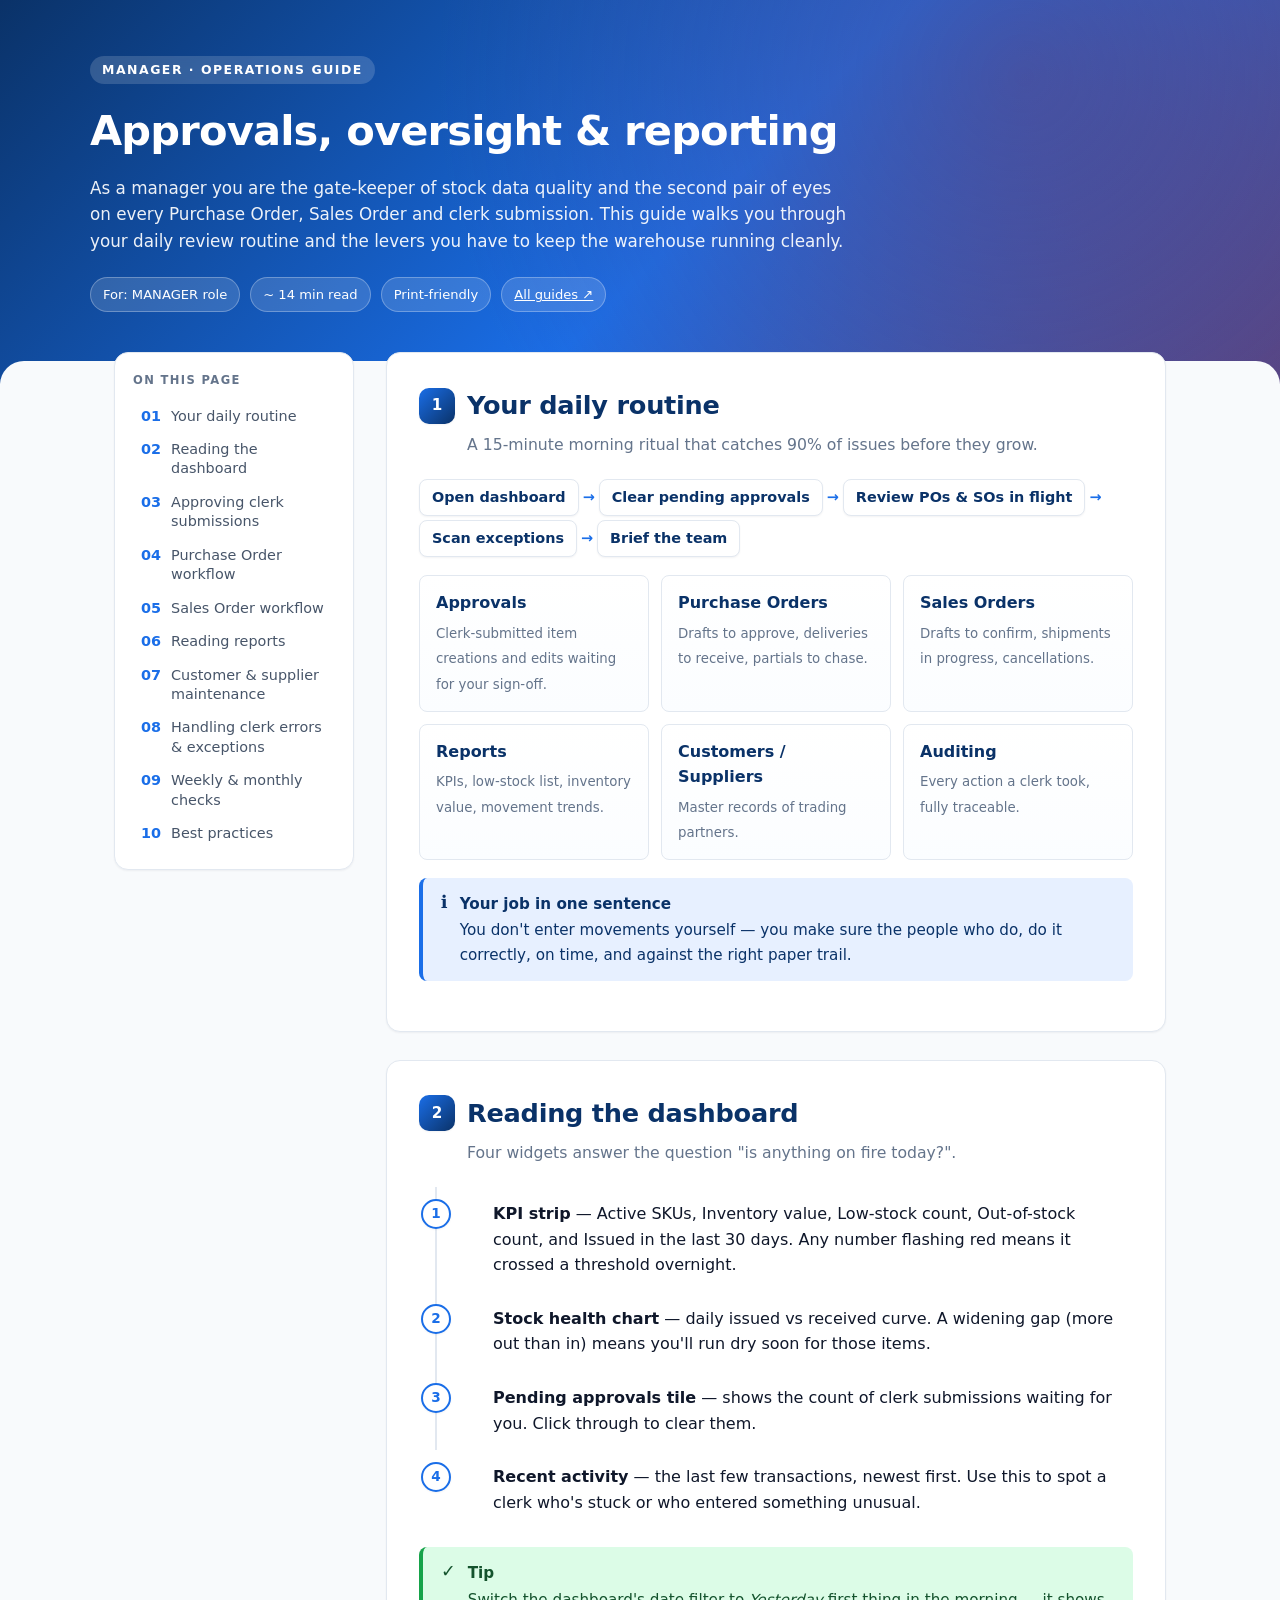
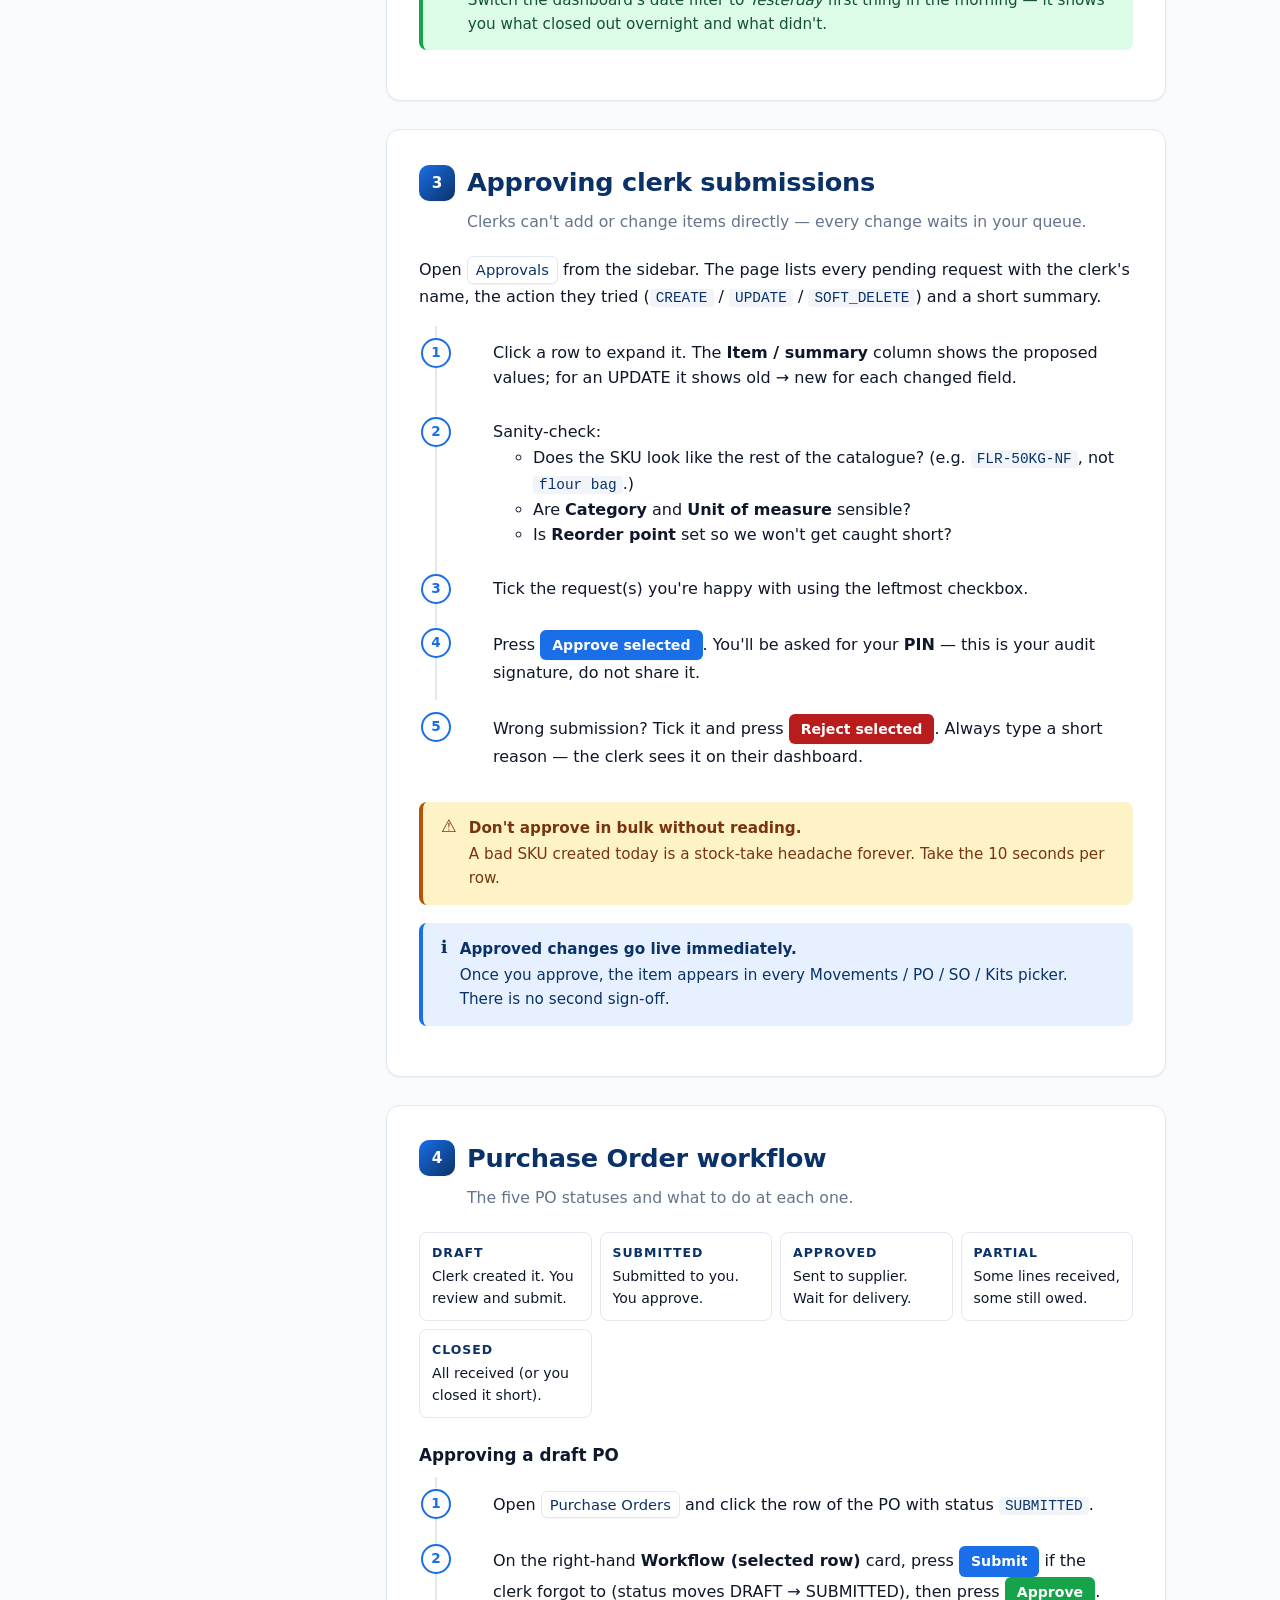
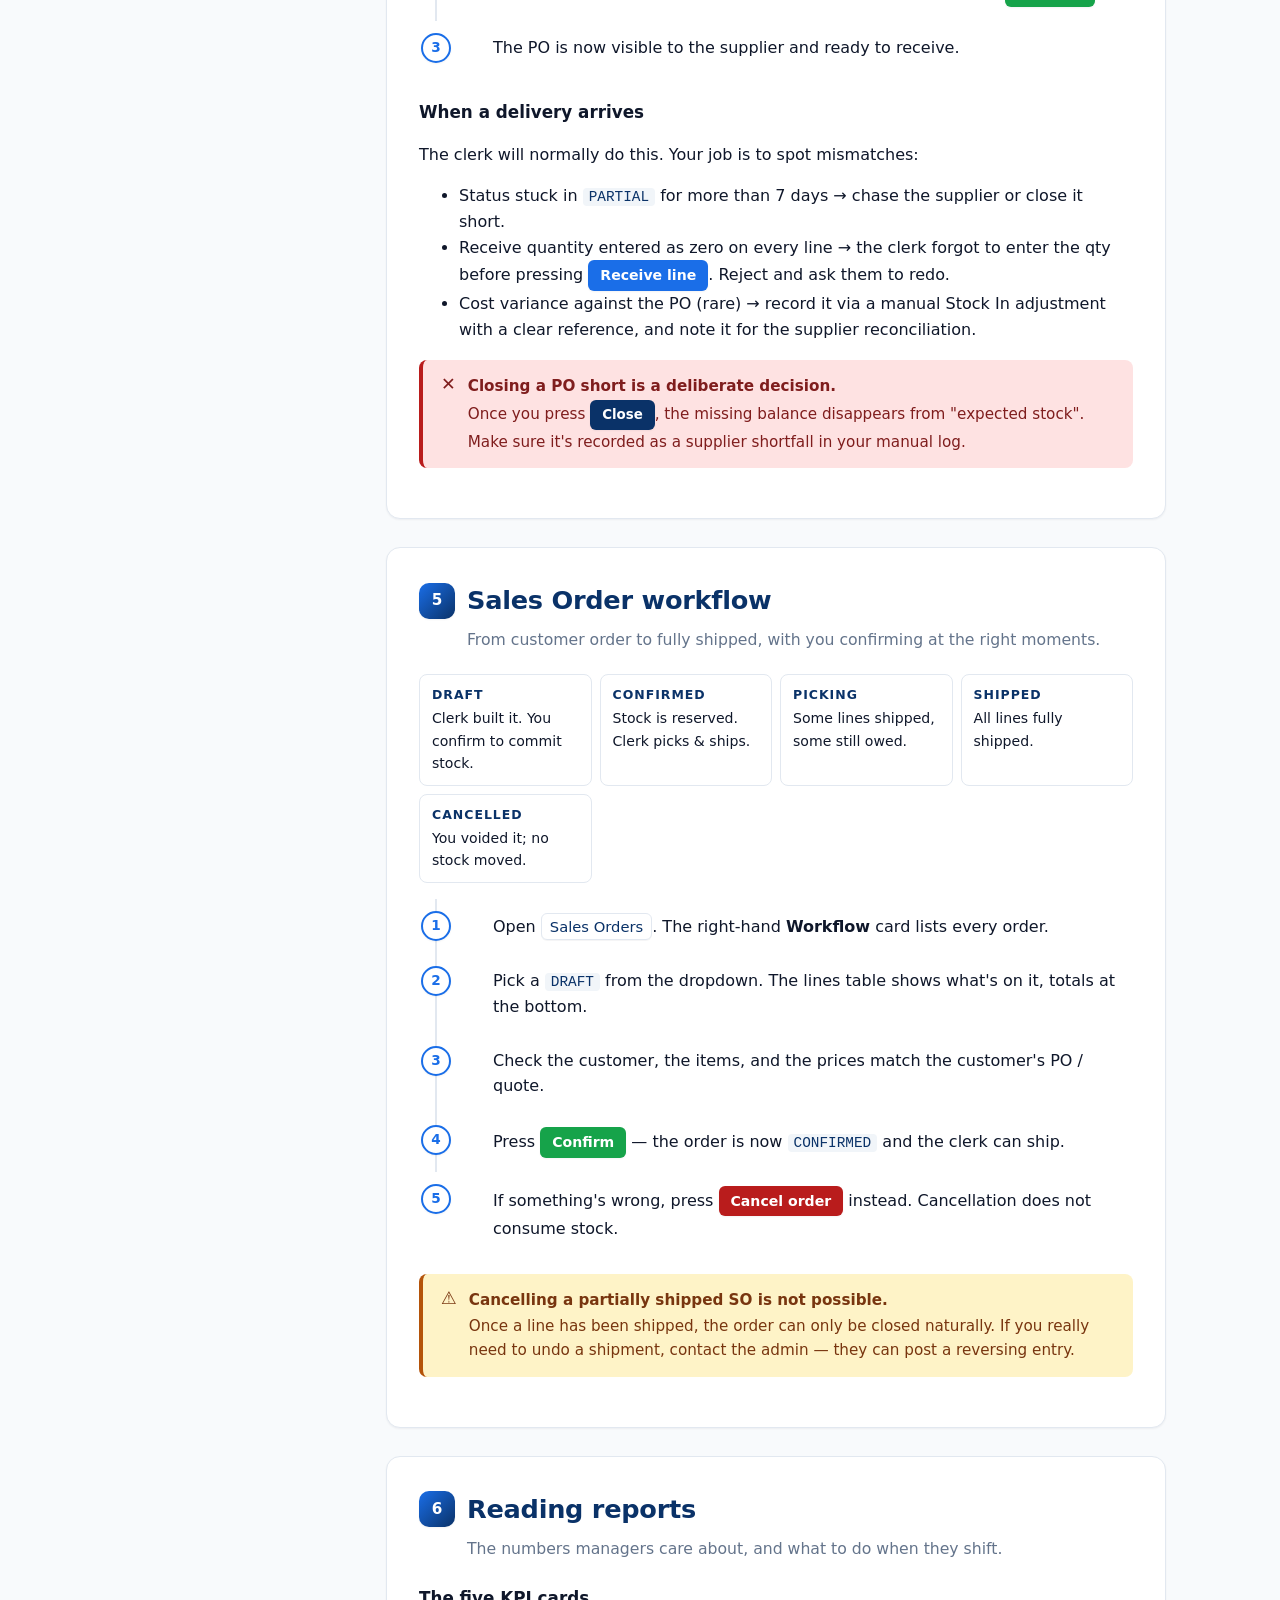
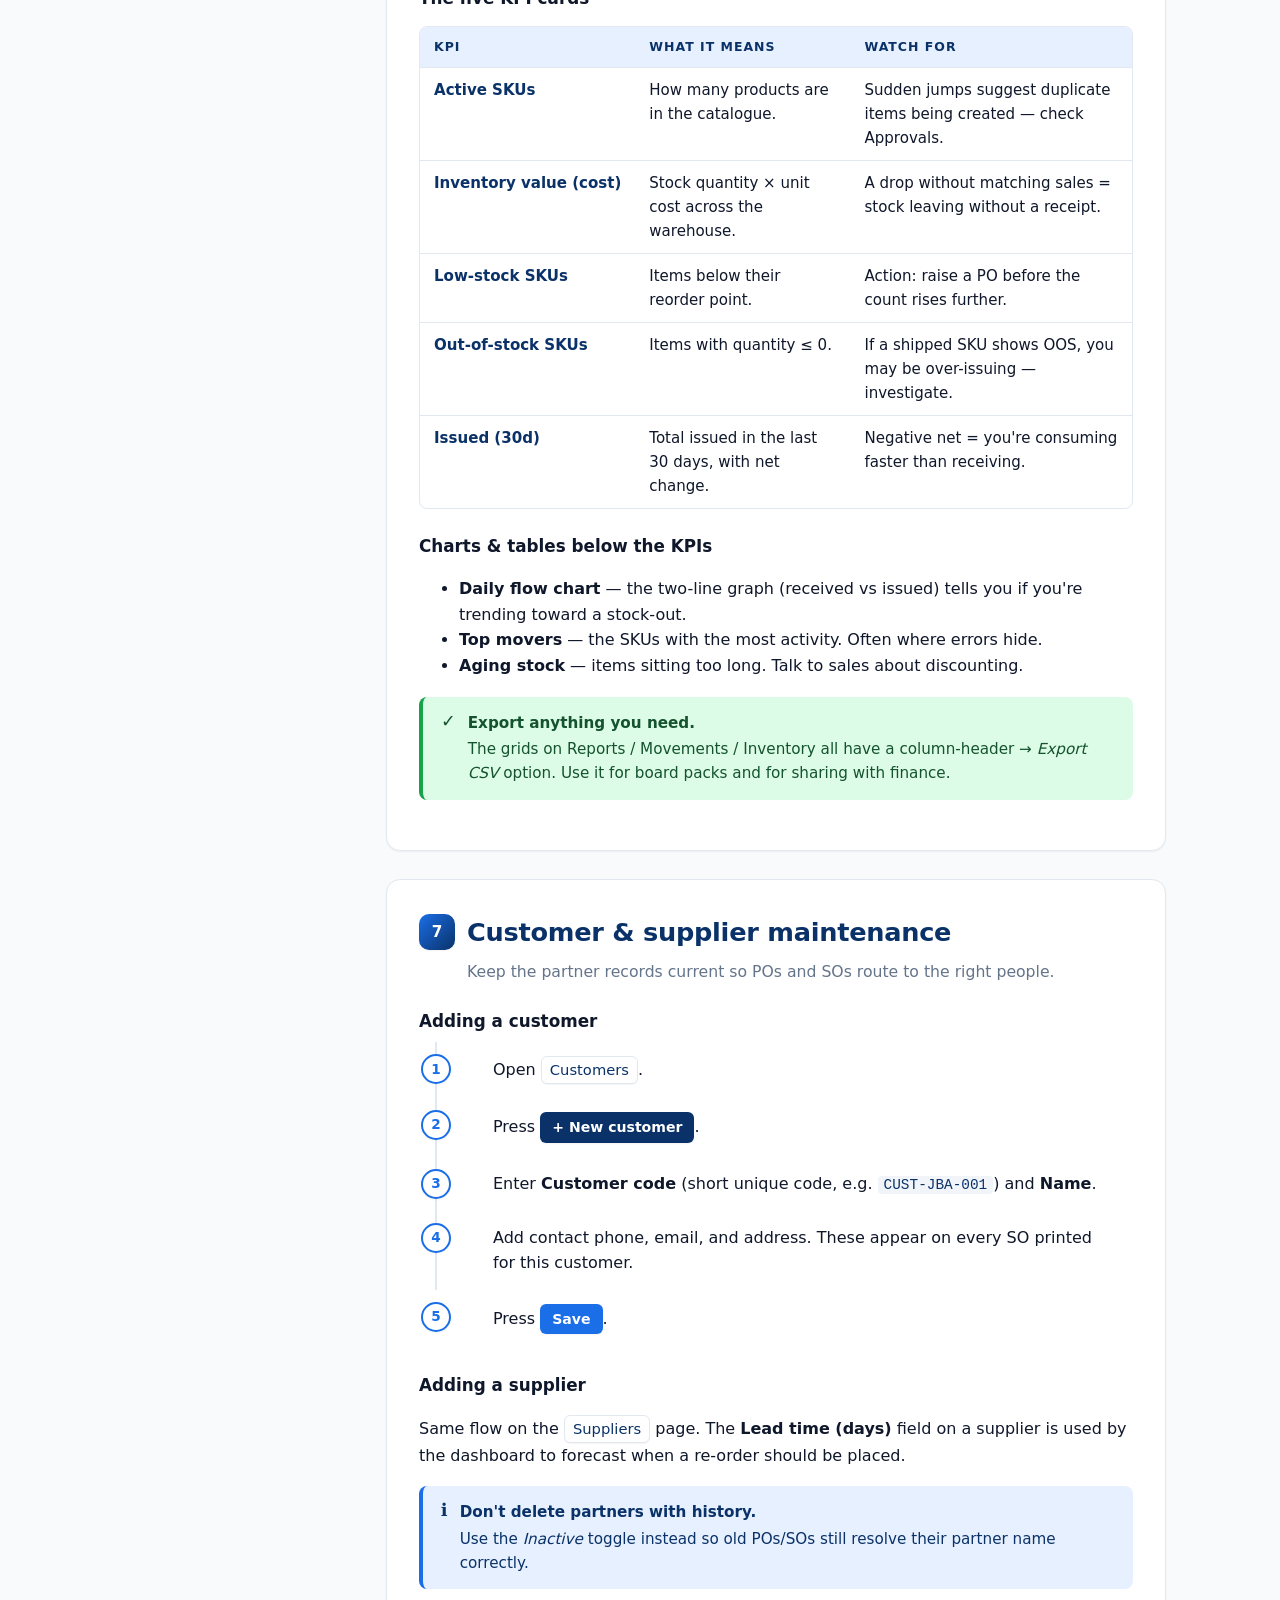
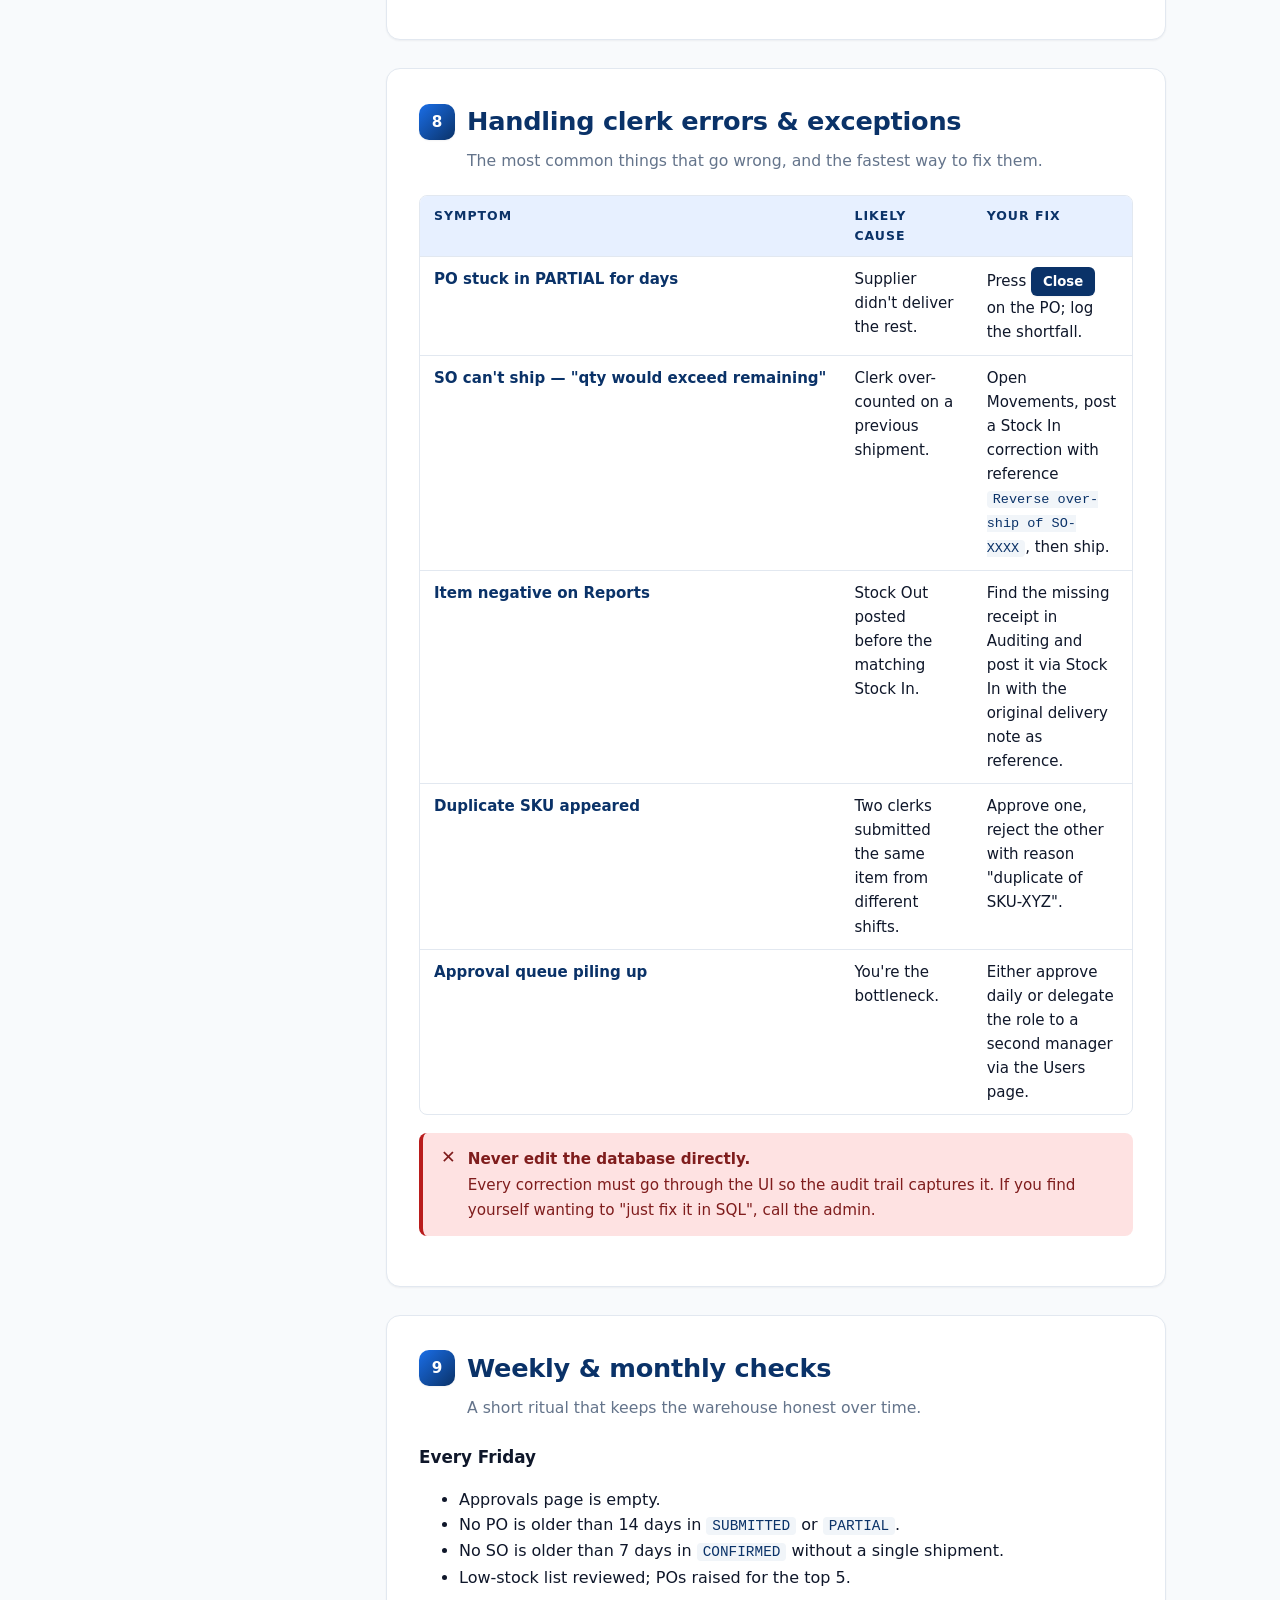
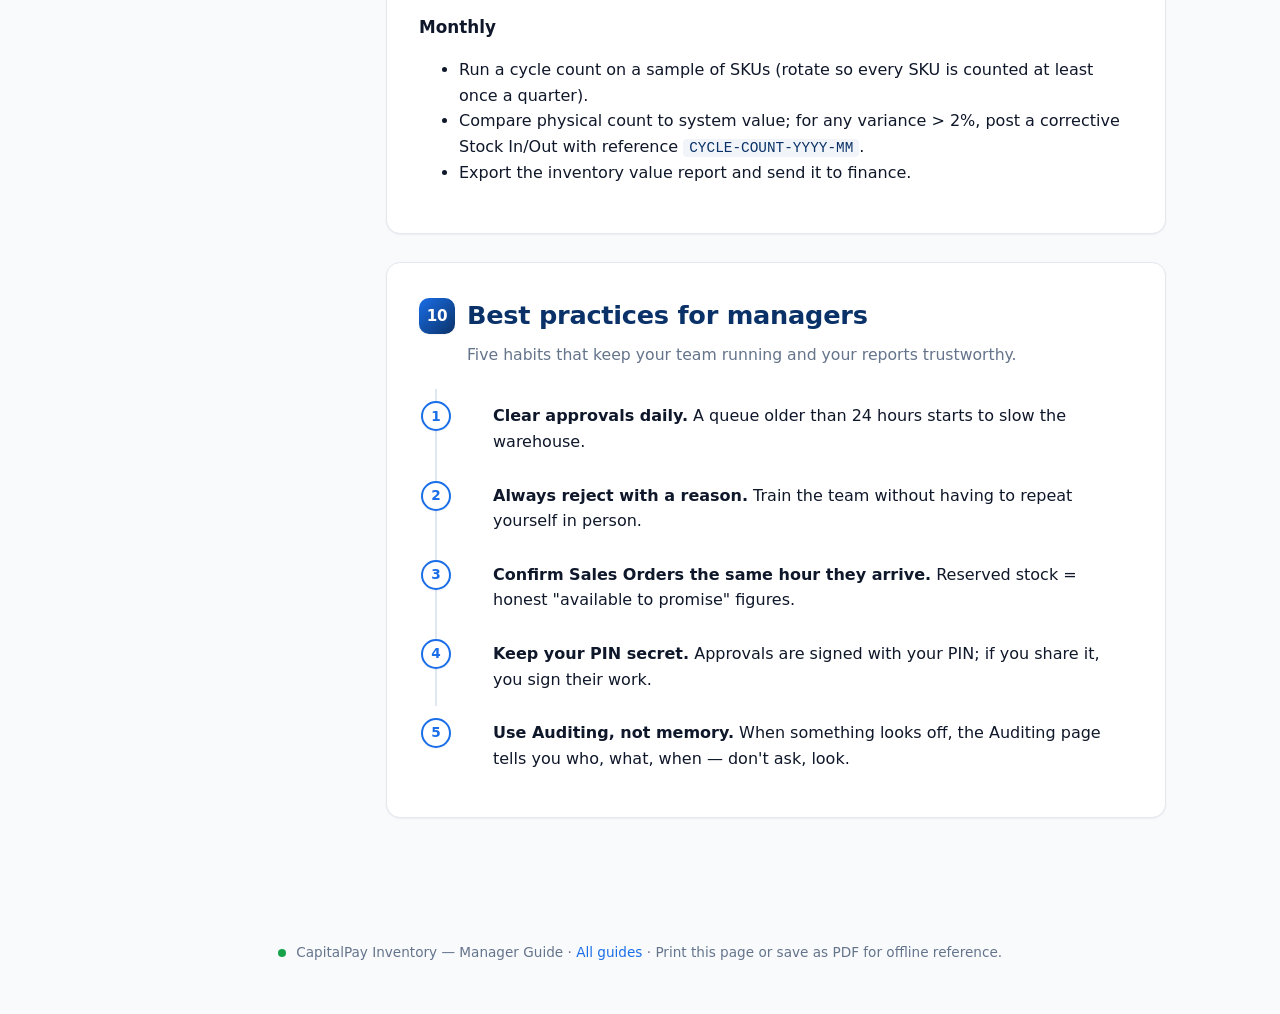
<file: assets/tutorials/manager-guide.html>
<!DOCTYPE html>
<html lang="en">
<head>
<meta charset="UTF-8" />
<meta name="viewport" content="width=device-width, initial-scale=1.0" />
<title>Manager Guide — Approvals, Oversight & Reporting</title>
<meta name="description" content="A practical guide for managers on how to approve clerk submissions, oversee Purchase and Sales Orders, and read the reports." />
<link rel="icon" href="/assets/favicon.ico" />
<style>
  :root {
    --navy:        #0a3268;
    --navy-dark:   #071f4a;
    --blue:        #1a6ee8;
    --blue-soft:   #4a9bff;
    --blue-tint:   #e7f0ff;
    --plum:        #7a2f4d;
    --plum-soft:   #b85d7e;
    --ink:         #0f172a;
    --ink-soft:    #475569;
    --muted:       #64748b;
    --line:        #e2e8f0;
    --bg:          #f8fafc;
    --card:        #ffffff;
    --good:        #16a34a;
    --good-tint:   #dcfce7;
    --warn:        #b45309;
    --warn-tint:   #fef3c7;
    --bad:         #b91c1c;
    --bad-tint:    #fee2e2;
    --code-bg:     #0f172a;
    --code-fg:     #e2e8f0;
    --shadow-sm:   0 1px 2px rgba(15,23,42,.05);
    --shadow-md:   0 4px 18px rgba(15,23,42,.08);
    --radius:      14px;
    --radius-sm:   8px;
  }
  *, *::before, *::after { box-sizing: border-box; }
  html { scroll-behavior: smooth; scroll-padding-top: 24px; }
  body { margin: 0; font-family: "Inter", "Segoe UI", system-ui, -apple-system, "Helvetica Neue", Arial, sans-serif; color: var(--ink); background: var(--bg); line-height: 1.6; font-size: 16px; }
  a { color: var(--blue); text-decoration: none; } a:hover { text-decoration: underline; }
  .hero { background: radial-gradient(circle at 80% 20%, rgba(122,47,77,.35), transparent 55%), linear-gradient(135deg, var(--navy) 0%, var(--blue) 55%, var(--plum) 130%); color: #fff; padding: 56px 24px 72px; position: relative; overflow: hidden; }
  .hero::after { content: ""; position: absolute; inset: auto 0 -1px 0; height: 24px; background: var(--bg); border-radius: 24px 24px 0 0; }
  .hero-inner { max-width: 1100px; margin: 0 auto; position: relative; z-index: 1; }
  .hero-eyebrow { display: inline-block; background: rgba(255,255,255,.16); color: #fff; padding: 4px 12px; border-radius: 999px; font-size: .78rem; letter-spacing: .12em; text-transform: uppercase; font-weight: 600; backdrop-filter: blur(4px); }
  .hero h1 { font-size: clamp(1.8rem, 3.4vw, 2.6rem); margin: 14px 0 10px; font-weight: 700; letter-spacing: -.02em; }
  .hero p.lede { font-size: 1.05rem; max-width: 760px; margin: 0; color: rgba(255,255,255,.92); }
  .hero-meta { margin-top: 22px; display: flex; flex-wrap: wrap; gap: 10px; }
  .hero-meta .chip { background: rgba(255,255,255,.14); border: 1px solid rgba(255,255,255,.28); color: #fff; padding: 6px 12px; border-radius: 999px; font-size: .82rem; font-weight: 500; }
  .shell { max-width: 1100px; margin: -32px auto 0; padding: 0 24px 64px; position: relative; z-index: 2; display: grid; grid-template-columns: 240px 1fr; gap: 32px; }
  nav.toc { position: sticky; top: 24px; align-self: start; background: var(--card); border: 1px solid var(--line); border-radius: var(--radius); padding: 18px; box-shadow: var(--shadow-sm); max-height: calc(100vh - 48px); overflow: auto; }
  nav.toc h4 { margin: 0 0 10px; font-size: .72rem; text-transform: uppercase; letter-spacing: .12em; color: var(--muted); font-weight: 700; }
  nav.toc ol { list-style: none; padding: 0; margin: 0; counter-reset: tocnum; }
  nav.toc ol li { counter-increment: tocnum; margin: 0; }
  nav.toc ol li a { display: flex; gap: 10px; padding: 7px 8px; border-radius: 6px; color: var(--ink-soft); font-size: .9rem; line-height: 1.35; transition: background .15s, color .15s; }
  nav.toc ol li a:hover { background: var(--blue-tint); color: var(--navy); text-decoration: none; }
  nav.toc ol li a::before { content: counter(tocnum, decimal-leading-zero); color: var(--blue); font-weight: 700; font-variant-numeric: tabular-nums; flex-shrink: 0; }
  main { min-width: 0; }
  section.card { background: var(--card); border: 1px solid var(--line); border-radius: var(--radius); box-shadow: var(--shadow-sm); padding: 32px; margin-bottom: 28px; }
  section.card h2 { font-size: 1.6rem; margin: 0 0 6px; color: var(--navy); letter-spacing: -.01em; display: flex; align-items: center; gap: 12px; }
  section.card h2 .num { width: 36px; height: 36px; border-radius: 10px; background: linear-gradient(135deg, var(--blue) 0%, var(--navy) 100%); color: #fff; display: inline-flex; align-items: center; justify-content: center; font-size: .95rem; font-weight: 700; box-shadow: var(--shadow-sm); }
  section.card .subtitle { color: var(--muted); font-size: .98rem; margin: 0 0 22px 48px; }
  section.card h3 { font-size: 1.05rem; margin: 24px 0 8px; color: var(--ink); }
  ol.steps { list-style: none; counter-reset: step; padding: 0; margin: 0; }
  ol.steps > li { counter-increment: step; position: relative; padding: 14px 16px 14px 56px; border-left: 2px solid var(--line); margin-left: 16px; }
  ol.steps > li::before { content: counter(step); position: absolute; left: -16px; top: 12px; width: 30px; height: 30px; border-radius: 50%; background: var(--card); border: 2px solid var(--blue); color: var(--blue); display: inline-flex; align-items: center; justify-content: center; font-weight: 700; font-size: .85rem; box-shadow: var(--shadow-sm); }
  ol.steps > li:last-child { border-left-color: transparent; }
  table.fields { width: 100%; border-collapse: separate; border-spacing: 0; margin: 14px 0 6px; font-size: .94rem; border: 1px solid var(--line); border-radius: var(--radius-sm); overflow: hidden; }
  table.fields th, table.fields td { padding: 10px 14px; text-align: left; vertical-align: top; }
  table.fields thead th { background: var(--blue-tint); color: var(--navy); font-weight: 600; font-size: .78rem; text-transform: uppercase; letter-spacing: .08em; border-bottom: 1px solid var(--line); }
  table.fields tbody tr + tr td { border-top: 1px solid var(--line); }
  table.fields td.field-name { font-weight: 600; color: var(--navy); white-space: nowrap; }
  table.fields td.req { width: 90px; }
  .pill { display: inline-block; padding: 2px 8px; border-radius: 999px; font-size: .72rem; font-weight: 600; letter-spacing: .04em; text-transform: uppercase; }
  .pill.required { background: var(--bad-tint); color: var(--bad); }
  .pill.optional { background: var(--blue-tint); color: var(--navy); }
  .pill.auto     { background: #ede9fe; color: #6d28d9; }
  .callout { margin: 18px 0; padding: 14px 18px; border-radius: var(--radius-sm); border-left: 4px solid; display: flex; gap: 12px; align-items: flex-start; font-size: .95rem; }
  .callout strong { display: block; margin-bottom: 2px; }
  .callout .icon { font-size: 1.1rem; line-height: 1.2; flex-shrink: 0; }
  .callout.tip   { background: var(--good-tint); border-color: var(--good); color: #14532d; }
  .callout.warn  { background: var(--warn-tint); border-color: var(--warn); color: #78350f; }
  .callout.info  { background: var(--blue-tint); border-color: var(--blue); color: var(--navy); }
  .callout.danger{ background: var(--bad-tint);  border-color: var(--bad);  color: #7f1d1d; }
  kbd { font-family: "JetBrains Mono", ui-monospace, Consolas, monospace; font-size: .85em; background: #f1f5f9; border: 1px solid var(--line); border-bottom-width: 2px; border-radius: 6px; padding: 1px 7px; color: var(--ink); }
  .ui { display: inline-block; padding: 1px 8px; border: 1px solid var(--line); background: #fff; border-radius: 6px; font-size: .92em; color: var(--navy); font-weight: 500; box-shadow: 0 1px 0 rgba(15,23,42,.04); }
  .btn-mock { display: inline-block; padding: 4px 12px; border-radius: 6px; color: #fff; background: var(--blue); font-size: .88em; font-weight: 600; box-shadow: var(--shadow-sm); }
  .btn-mock.green { background: var(--good); }
  .btn-mock.red   { background: var(--bad); }
  .btn-mock.navy  { background: var(--navy); }
  code { font-family: "JetBrains Mono", ui-monospace, Consolas, monospace; background: #f1f5f9; color: var(--navy); padding: 1px 6px; border-radius: 4px; font-size: .9em; }
  .flow { display: flex; flex-wrap: wrap; align-items: center; gap: 4px; margin: 8px 0 18px; font-size: .9rem; }
  .flow .step-chip { background: #fff; border: 1px solid var(--line); color: var(--navy); padding: 6px 12px; border-radius: 8px; font-weight: 600; box-shadow: var(--shadow-sm); }
  .flow .arrow { color: var(--blue); font-weight: 700; }
  footer.foot { text-align: center; color: var(--muted); font-size: .85rem; padding: 32px 16px 56px; }
  footer.foot .pulse { display: inline-block; width: 8px; height: 8px; background: var(--good); border-radius: 50%; margin-right: 6px; animation: pulse 1.6s infinite; vertical-align: middle; }
  @keyframes pulse { 0%, 100% { opacity: 1; transform: scale(1); } 50% { opacity: .55; transform: scale(1.4); } }
  .qref { display: grid; grid-template-columns: repeat(auto-fit, minmax(220px, 1fr)); gap: 12px; margin: 8px 0 4px; }
  .qref .qcard { border: 1px solid var(--line); border-radius: var(--radius-sm); padding: 14px 16px; background: linear-gradient(180deg, #ffffff 0%, #fbfdff 100%); }
  .qref .qcard b { color: var(--navy); display: block; margin-bottom: 4px; }
  .qref .qcard small { color: var(--muted); }
  .status-grid { display: grid; grid-template-columns: repeat(auto-fit, minmax(140px, 1fr)); gap: 8px; margin: 10px 0 16px; }
  .status-grid .s { padding: 10px 12px; border-radius: 8px; border: 1px solid var(--line); background: #fff; font-size: .88rem; }
  .status-grid .s b { display: block; font-size: .78rem; text-transform: uppercase; letter-spacing: .08em; color: var(--navy); margin-bottom: 2px; }
  @media (max-width: 880px) {
    .shell { grid-template-columns: 1fr; }
    nav.toc { position: static; max-height: none; }
    section.card { padding: 22px; }
    section.card h2 { font-size: 1.35rem; }
    section.card .subtitle { margin-left: 0; }
  }
  @media print {
    body { background: #fff; font-size: 11pt; }
    .hero { background: #0a3268 !important; color: #fff !important; -webkit-print-color-adjust: exact; print-color-adjust: exact; padding: 24px; }
    .hero::after { display: none; }
    nav.toc { display: none; }
    .shell { display: block; padding: 0 18mm; max-width: none; margin: 12mm 0; }
    section.card { box-shadow: none; border: 1px solid #cbd5e1; break-inside: avoid; padding: 18px; margin-bottom: 14px; }
    section.card h2 { color: #0a3268 !important; -webkit-print-color-adjust: exact; print-color-adjust: exact; }
    .callout { border: 1px solid #94a3b8; -webkit-print-color-adjust: exact; print-color-adjust: exact; }
    a { color: #0a3268 !important; text-decoration: underline; }
    footer.foot { display: none; }
  }
</style>
</head>
<body>

<header class="hero">
  <div class="hero-inner">
    <span class="hero-eyebrow">Manager · Operations Guide</span>
    <h1>Approvals, oversight &amp; reporting</h1>
    <p class="lede">
      As a manager you are the gate-keeper of stock data quality and the second pair of eyes on every
      Purchase Order, Sales Order and clerk submission. This guide walks you through your daily review
      routine and the levers you have to keep the warehouse running cleanly.
    </p>
    <div class="hero-meta">
      <span class="chip">For: MANAGER role</span>
      <span class="chip">~ 14 min read</span>
      <span class="chip">Print-friendly</span>
      <span class="chip"><a href="index.html" style="color:#fff;text-decoration:underline">All guides ↗</a></span>
    </div>
  </div>
</header>

<div class="shell">
  <nav class="toc" aria-label="Table of contents">
    <h4>On this page</h4>
    <ol>
      <li><a href="#daily">Your daily routine</a></li>
      <li><a href="#dashboard">Reading the dashboard</a></li>
      <li><a href="#approvals">Approving clerk submissions</a></li>
      <li><a href="#po-workflow">Purchase Order workflow</a></li>
      <li><a href="#so-workflow">Sales Order workflow</a></li>
      <li><a href="#reports">Reading reports</a></li>
      <li><a href="#partners">Customer &amp; supplier maintenance</a></li>
      <li><a href="#exceptions">Handling clerk errors &amp; exceptions</a></li>
      <li><a href="#weekly">Weekly &amp; monthly checks</a></li>
      <li><a href="#tips">Best practices</a></li>
    </ol>
  </nav>

  <main>

    <!-- 1 DAILY -->
    <section class="card" id="daily">
      <h2><span class="num">1</span>Your daily routine</h2>
      <p class="subtitle">A 15-minute morning ritual that catches 90% of issues before they grow.</p>

      <div class="flow">
        <span class="step-chip">Open dashboard</span><span class="arrow">→</span>
        <span class="step-chip">Clear pending approvals</span><span class="arrow">→</span>
        <span class="step-chip">Review POs &amp; SOs in flight</span><span class="arrow">→</span>
        <span class="step-chip">Scan exceptions</span><span class="arrow">→</span>
        <span class="step-chip">Brief the team</span>
      </div>

      <div class="qref">
        <div class="qcard"><b>Approvals</b><small>Clerk-submitted item creations and edits waiting for your sign-off.</small></div>
        <div class="qcard"><b>Purchase Orders</b><small>Drafts to approve, deliveries to receive, partials to chase.</small></div>
        <div class="qcard"><b>Sales Orders</b><small>Drafts to confirm, shipments in progress, cancellations.</small></div>
        <div class="qcard"><b>Reports</b><small>KPIs, low-stock list, inventory value, movement trends.</small></div>
        <div class="qcard"><b>Customers / Suppliers</b><small>Master records of trading partners.</small></div>
        <div class="qcard"><b>Auditing</b><small>Every action a clerk took, fully traceable.</small></div>
      </div>

      <div class="callout info">
        <span class="icon">ℹ︎</span>
        <div><strong>Your job in one sentence</strong>
          You don't enter movements yourself — you make sure the people who do, do it correctly, on time, and against the right paper trail.
        </div>
      </div>
    </section>

    <!-- 2 DASHBOARD -->
    <section class="card" id="dashboard">
      <h2><span class="num">2</span>Reading the dashboard</h2>
      <p class="subtitle">Four widgets answer the question "is anything on fire today?".</p>

      <ol class="steps">
        <li><b>KPI strip</b> — Active SKUs, Inventory value, Low-stock count, Out-of-stock count, and Issued in the last 30 days. Any number flashing red means it crossed a threshold overnight.</li>
        <li><b>Stock health chart</b> — daily issued vs received curve. A widening gap (more out than in) means you'll run dry soon for those items.</li>
        <li><b>Pending approvals tile</b> — shows the count of clerk submissions waiting for you. Click through to clear them.</li>
        <li><b>Recent activity</b> — the last few transactions, newest first. Use this to spot a clerk who's stuck or who entered something unusual.</li>
      </ol>

      <div class="callout tip">
        <span class="icon">✓</span>
        <div><strong>Tip</strong>
          Switch the dashboard's date filter to <i>Yesterday</i> first thing in the morning — it shows you what closed out overnight and what didn't.
        </div>
      </div>
    </section>

    <!-- 3 APPROVALS -->
    <section class="card" id="approvals">
      <h2><span class="num">3</span>Approving clerk submissions</h2>
      <p class="subtitle">Clerks can't add or change items directly — every change waits in your queue.</p>

      <p>Open <span class="ui">Approvals</span> from the sidebar. The page lists every pending request with the clerk's name, the action they tried (<code>CREATE</code> / <code>UPDATE</code> / <code>SOFT_DELETE</code>) and a short summary.</p>

      <ol class="steps">
        <li>Click a row to expand it. The <b>Item / summary</b> column shows the proposed values; for an UPDATE it shows old → new for each changed field.</li>
        <li>Sanity-check:
          <ul>
            <li>Does the SKU look like the rest of the catalogue? (e.g. <code>FLR-50KG-NF</code>, not <code>flour bag</code>.)</li>
            <li>Are <b>Category</b> and <b>Unit of measure</b> sensible?</li>
            <li>Is <b>Reorder point</b> set so we won't get caught short?</li>
          </ul>
        </li>
        <li>Tick the request(s) you're happy with using the leftmost checkbox.</li>
        <li>Press <span class="btn-mock">Approve selected</span>. You'll be asked for your <b>PIN</b> — this is your audit signature, do not share it.</li>
        <li>Wrong submission? Tick it and press <span class="btn-mock red">Reject selected</span>. Always type a short reason — the clerk sees it on their dashboard.</li>
      </ol>

      <div class="callout warn">
        <span class="icon">⚠</span>
        <div><strong>Don't approve in bulk without reading.</strong>
          A bad SKU created today is a stock-take headache forever. Take the 10 seconds per row.
        </div>
      </div>
      <div class="callout info">
        <span class="icon">ℹ︎</span>
        <div><strong>Approved changes go live immediately.</strong>
          Once you approve, the item appears in every Movements / PO / SO / Kits picker. There is no second sign-off.
        </div>
      </div>
    </section>

    <!-- 4 PO -->
    <section class="card" id="po-workflow">
      <h2><span class="num">4</span>Purchase Order workflow</h2>
      <p class="subtitle">The five PO statuses and what to do at each one.</p>

      <div class="status-grid">
        <div class="s"><b>DRAFT</b>Clerk created it. You review and submit.</div>
        <div class="s"><b>SUBMITTED</b>Submitted to you. You approve.</div>
        <div class="s"><b>APPROVED</b>Sent to supplier. Wait for delivery.</div>
        <div class="s"><b>PARTIAL</b>Some lines received, some still owed.</div>
        <div class="s"><b>CLOSED</b>All received (or you closed it short).</div>
      </div>

      <h3>Approving a draft PO</h3>
      <ol class="steps">
        <li>Open <span class="ui">Purchase Orders</span> and click the row of the PO with status <code>SUBMITTED</code>.</li>
        <li>On the right-hand <b>Workflow (selected row)</b> card, press <span class="btn-mock">Submit</span> if the clerk forgot to (status moves DRAFT → SUBMITTED), then press <span class="btn-mock green">Approve</span>.</li>
        <li>The PO is now visible to the supplier and ready to receive.</li>
      </ol>

      <h3>When a delivery arrives</h3>
      <p>The clerk will normally do this. Your job is to spot mismatches:</p>
      <ul>
        <li>Status stuck in <code>PARTIAL</code> for more than 7 days → chase the supplier or close it short.</li>
        <li>Receive quantity entered as zero on every line → the clerk forgot to enter the qty before pressing <span class="btn-mock">Receive line</span>. Reject and ask them to redo.</li>
        <li>Cost variance against the PO (rare) → record it via a manual Stock In adjustment with a clear reference, and note it for the supplier reconciliation.</li>
      </ul>

      <div class="callout danger">
        <span class="icon">✕</span>
        <div><strong>Closing a PO short is a deliberate decision.</strong>
          Once you press <span class="btn-mock navy">Close</span>, the missing balance disappears from "expected stock". Make sure it's recorded as a supplier shortfall in your manual log.
        </div>
      </div>
    </section>

    <!-- 5 SO -->
    <section class="card" id="so-workflow">
      <h2><span class="num">5</span>Sales Order workflow</h2>
      <p class="subtitle">From customer order to fully shipped, with you confirming at the right moments.</p>

      <div class="status-grid">
        <div class="s"><b>DRAFT</b>Clerk built it. You confirm to commit stock.</div>
        <div class="s"><b>CONFIRMED</b>Stock is reserved. Clerk picks &amp; ships.</div>
        <div class="s"><b>PICKING</b>Some lines shipped, some still owed.</div>
        <div class="s"><b>SHIPPED</b>All lines fully shipped.</div>
        <div class="s"><b>CANCELLED</b>You voided it; no stock moved.</div>
      </div>

      <ol class="steps">
        <li>Open <span class="ui">Sales Orders</span>. The right-hand <b>Workflow</b> card lists every order.</li>
        <li>Pick a <code>DRAFT</code> from the dropdown. The lines table shows what's on it, totals at the bottom.</li>
        <li>Check the customer, the items, and the prices match the customer's PO / quote.</li>
        <li>Press <span class="btn-mock green">Confirm</span> — the order is now <code>CONFIRMED</code> and the clerk can ship.</li>
        <li>If something's wrong, press <span class="btn-mock red">Cancel order</span> instead. Cancellation does not consume stock.</li>
      </ol>

      <div class="callout warn">
        <span class="icon">⚠</span>
        <div><strong>Cancelling a partially shipped SO is not possible.</strong>
          Once a line has been shipped, the order can only be closed naturally. If you really need to undo a shipment, contact the admin — they can post a reversing entry.
        </div>
      </div>
    </section>

    <!-- 6 REPORTS -->
    <section class="card" id="reports">
      <h2><span class="num">6</span>Reading reports</h2>
      <p class="subtitle">The numbers managers care about, and what to do when they shift.</p>

      <h3>The five KPI cards</h3>
      <table class="fields">
        <thead><tr><th>KPI</th><th>What it means</th><th>Watch for</th></tr></thead>
        <tbody>
          <tr><td class="field-name">Active SKUs</td><td>How many products are in the catalogue.</td><td>Sudden jumps suggest duplicate items being created — check Approvals.</td></tr>
          <tr><td class="field-name">Inventory value (cost)</td><td>Stock quantity × unit cost across the warehouse.</td><td>A drop without matching sales = stock leaving without a receipt.</td></tr>
          <tr><td class="field-name">Low-stock SKUs</td><td>Items below their reorder point.</td><td>Action: raise a PO before the count rises further.</td></tr>
          <tr><td class="field-name">Out-of-stock SKUs</td><td>Items with quantity ≤ 0.</td><td>If a shipped SKU shows OOS, you may be over-issuing — investigate.</td></tr>
          <tr><td class="field-name">Issued (30d)</td><td>Total issued in the last 30 days, with net change.</td><td>Negative net = you're consuming faster than receiving.</td></tr>
        </tbody>
      </table>

      <h3>Charts &amp; tables below the KPIs</h3>
      <ul>
        <li><b>Daily flow chart</b> — the two-line graph (received vs issued) tells you if you're trending toward a stock-out.</li>
        <li><b>Top movers</b> — the SKUs with the most activity. Often where errors hide.</li>
        <li><b>Aging stock</b> — items sitting too long. Talk to sales about discounting.</li>
      </ul>

      <div class="callout tip">
        <span class="icon">✓</span>
        <div><strong>Export anything you need.</strong>
          The grids on Reports / Movements / Inventory all have a column-header → <i>Export CSV</i> option. Use it for board packs and for sharing with finance.</div>
      </div>
    </section>

    <!-- 7 PARTNERS -->
    <section class="card" id="partners">
      <h2><span class="num">7</span>Customer &amp; supplier maintenance</h2>
      <p class="subtitle">Keep the partner records current so POs and SOs route to the right people.</p>

      <h3>Adding a customer</h3>
      <ol class="steps">
        <li>Open <span class="ui">Customers</span>.</li>
        <li>Press <span class="btn-mock navy">+ New customer</span>.</li>
        <li>Enter <b>Customer code</b> (short unique code, e.g. <code>CUST-JBA-001</code>) and <b>Name</b>.</li>
        <li>Add contact phone, email, and address. These appear on every SO printed for this customer.</li>
        <li>Press <span class="btn-mock">Save</span>.</li>
      </ol>

      <h3>Adding a supplier</h3>
      <p>Same flow on the <span class="ui">Suppliers</span> page. The <b>Lead time (days)</b> field on a supplier is used by the dashboard to forecast when a re-order should be placed.</p>

      <div class="callout info">
        <span class="icon">ℹ︎</span>
        <div><strong>Don't delete partners with history.</strong>
          Use the <i>Inactive</i> toggle instead so old POs/SOs still resolve their partner name correctly.</div>
      </div>
    </section>

    <!-- 8 EXCEPTIONS -->
    <section class="card" id="exceptions">
      <h2><span class="num">8</span>Handling clerk errors &amp; exceptions</h2>
      <p class="subtitle">The most common things that go wrong, and the fastest way to fix them.</p>

      <table class="fields">
        <thead><tr><th>Symptom</th><th>Likely cause</th><th>Your fix</th></tr></thead>
        <tbody>
          <tr><td class="field-name">PO stuck in PARTIAL for days</td><td>Supplier didn't deliver the rest.</td><td>Press <span class="btn-mock navy">Close</span> on the PO; log the shortfall.</td></tr>
          <tr><td class="field-name">SO can't ship — "qty would exceed remaining"</td><td>Clerk over-counted on a previous shipment.</td><td>Open Movements, post a Stock In correction with reference <code>Reverse over-ship of SO-XXXX</code>, then ship.</td></tr>
          <tr><td class="field-name">Item negative on Reports</td><td>Stock Out posted before the matching Stock In.</td><td>Find the missing receipt in Auditing and post it via Stock In with the original delivery note as reference.</td></tr>
          <tr><td class="field-name">Duplicate SKU appeared</td><td>Two clerks submitted the same item from different shifts.</td><td>Approve one, reject the other with reason "duplicate of SKU-XYZ".</td></tr>
          <tr><td class="field-name">Approval queue piling up</td><td>You're the bottleneck.</td><td>Either approve daily or delegate the role to a second manager via the Users page.</td></tr>
        </tbody>
      </table>

      <div class="callout danger">
        <span class="icon">✕</span>
        <div><strong>Never edit the database directly.</strong>
          Every correction must go through the UI so the audit trail captures it. If you find yourself wanting to "just fix it in SQL", call the admin.</div>
      </div>
    </section>

    <!-- 9 WEEKLY -->
    <section class="card" id="weekly">
      <h2><span class="num">9</span>Weekly &amp; monthly checks</h2>
      <p class="subtitle">A short ritual that keeps the warehouse honest over time.</p>

      <h3>Every Friday</h3>
      <ul>
        <li>Approvals page is empty.</li>
        <li>No PO is older than 14 days in <code>SUBMITTED</code> or <code>PARTIAL</code>.</li>
        <li>No SO is older than 7 days in <code>CONFIRMED</code> without a single shipment.</li>
        <li>Low-stock list reviewed; POs raised for the top 5.</li>
      </ul>

      <h3>Monthly</h3>
      <ul>
        <li>Run a cycle count on a sample of SKUs (rotate so every SKU is counted at least once a quarter).</li>
        <li>Compare physical count to system value; for any variance &gt; 2%, post a corrective Stock In/Out with reference <code>CYCLE-COUNT-YYYY-MM</code>.</li>
        <li>Export the inventory value report and send it to finance.</li>
      </ul>
    </section>

    <!-- 10 TIPS -->
    <section class="card" id="tips">
      <h2><span class="num">10</span>Best practices for managers</h2>
      <p class="subtitle">Five habits that keep your team running and your reports trustworthy.</p>
      <ol class="steps">
        <li><b>Clear approvals daily.</b> A queue older than 24 hours starts to slow the warehouse.</li>
        <li><b>Always reject with a reason.</b> Train the team without having to repeat yourself in person.</li>
        <li><b>Confirm Sales Orders the same hour they arrive.</b> Reserved stock = honest "available to promise" figures.</li>
        <li><b>Keep your PIN secret.</b> Approvals are signed with your PIN; if you share it, you sign their work.</li>
        <li><b>Use Auditing, not memory.</b> When something looks off, the Auditing page tells you who, what, when — don't ask, look.</li>
      </ol>
    </section>

  </main>
</div>

<footer class="foot">
  <span class="pulse"></span>
  CapitalPay Inventory — Manager Guide · <a href="index.html">All guides</a> · Print this page or save as PDF for offline reference.
</footer>

</body>
</html>
</file>
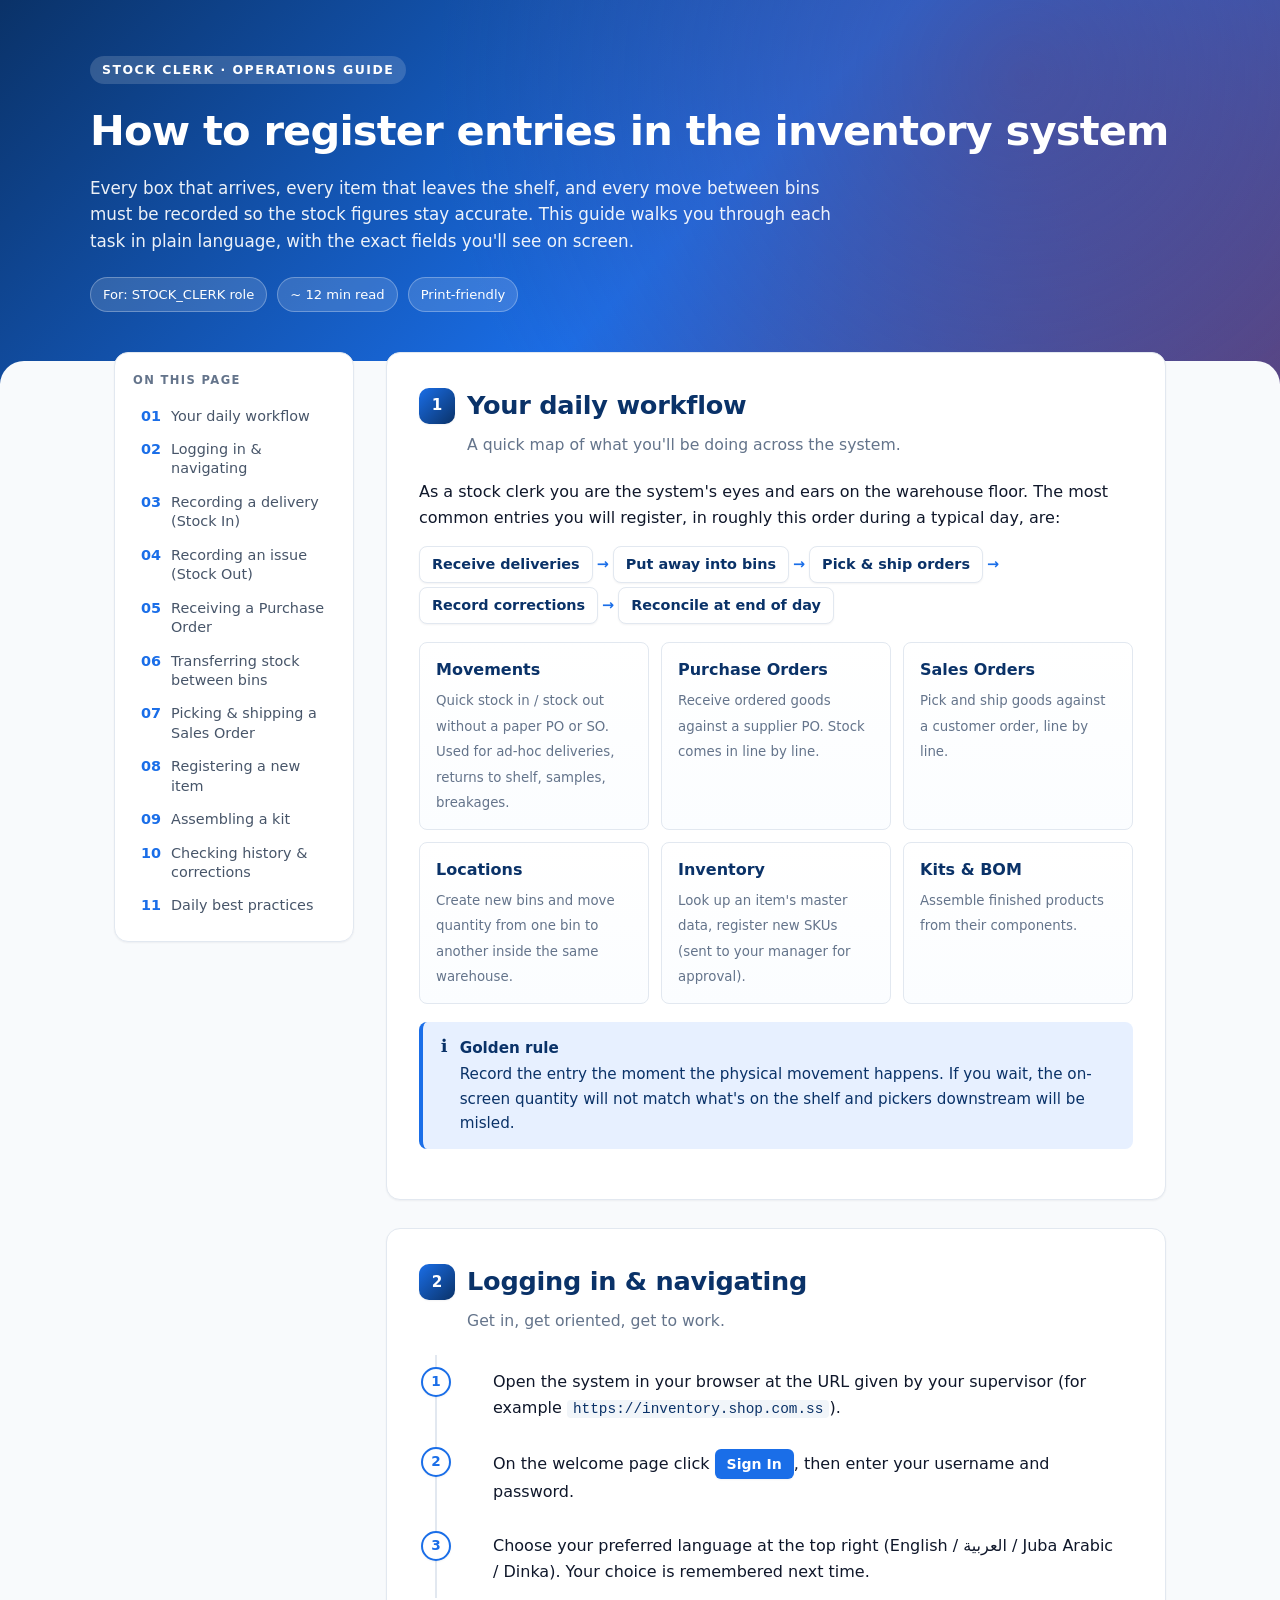
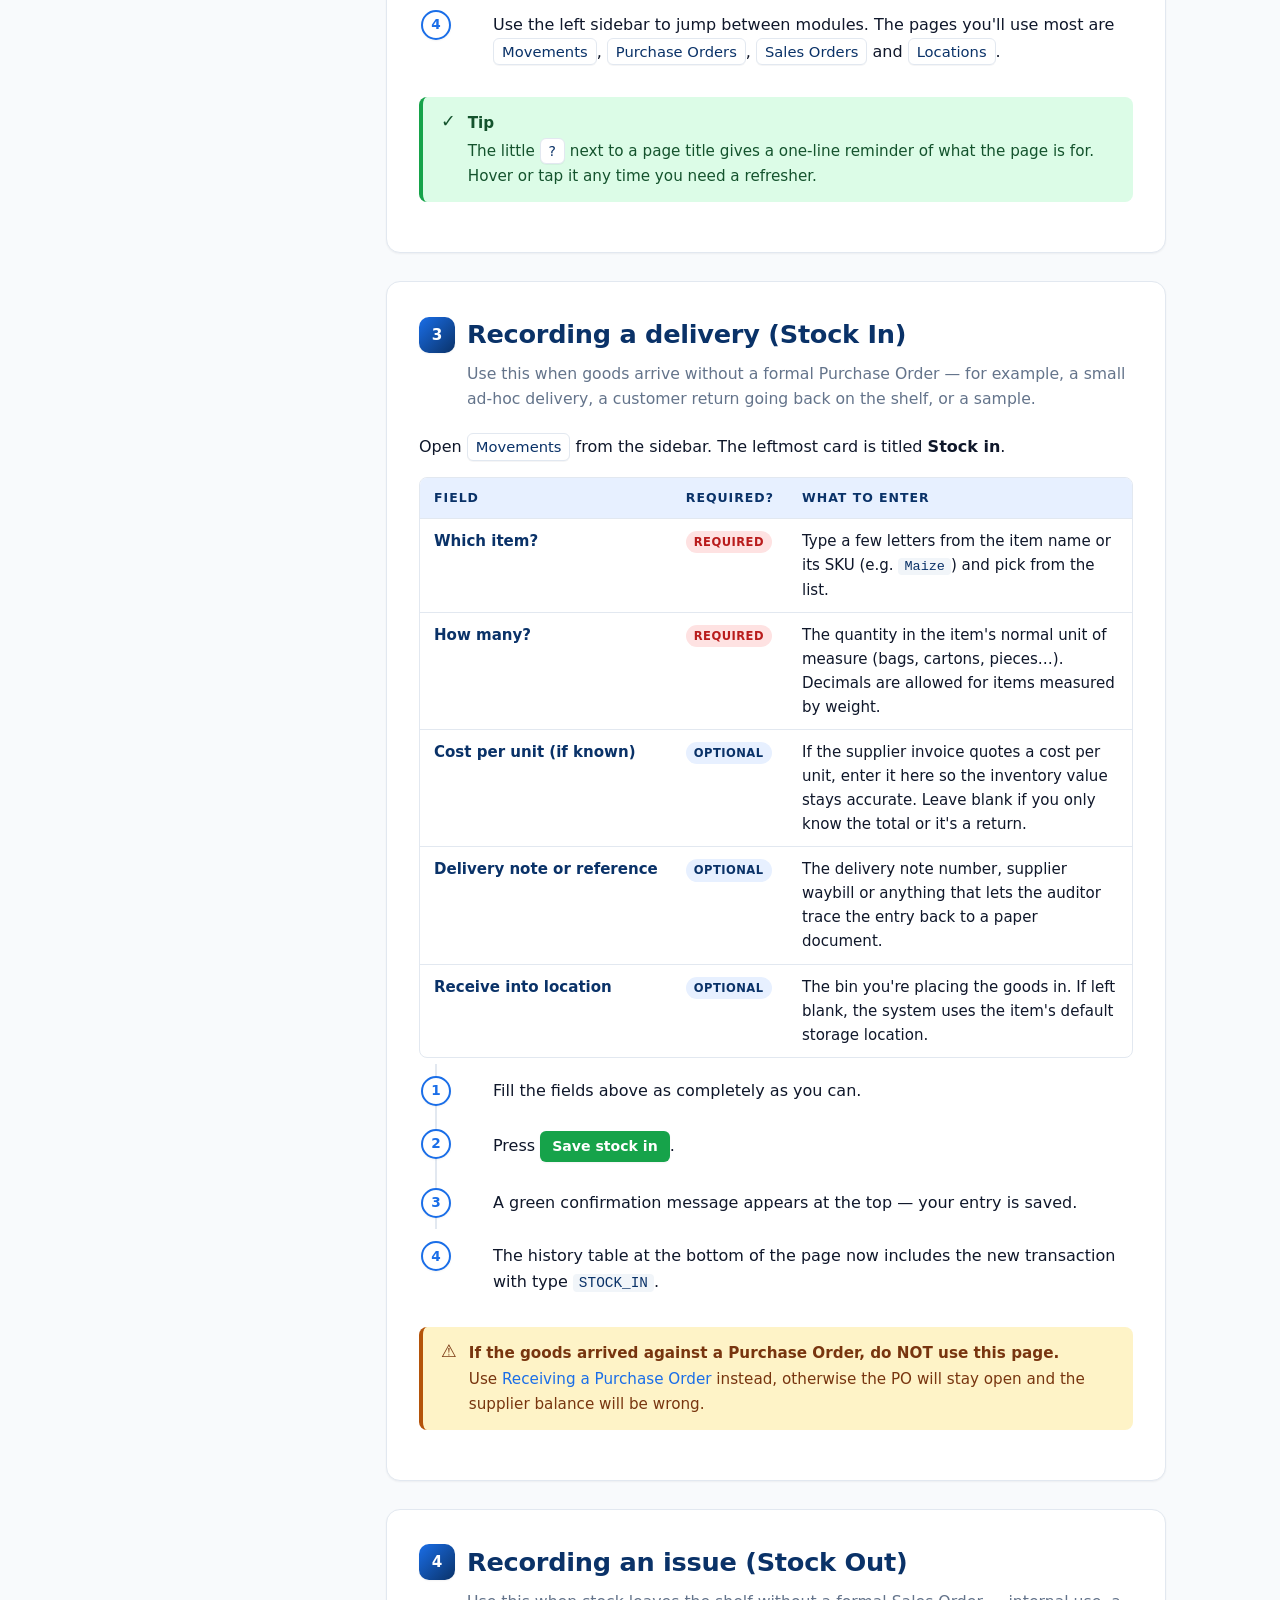
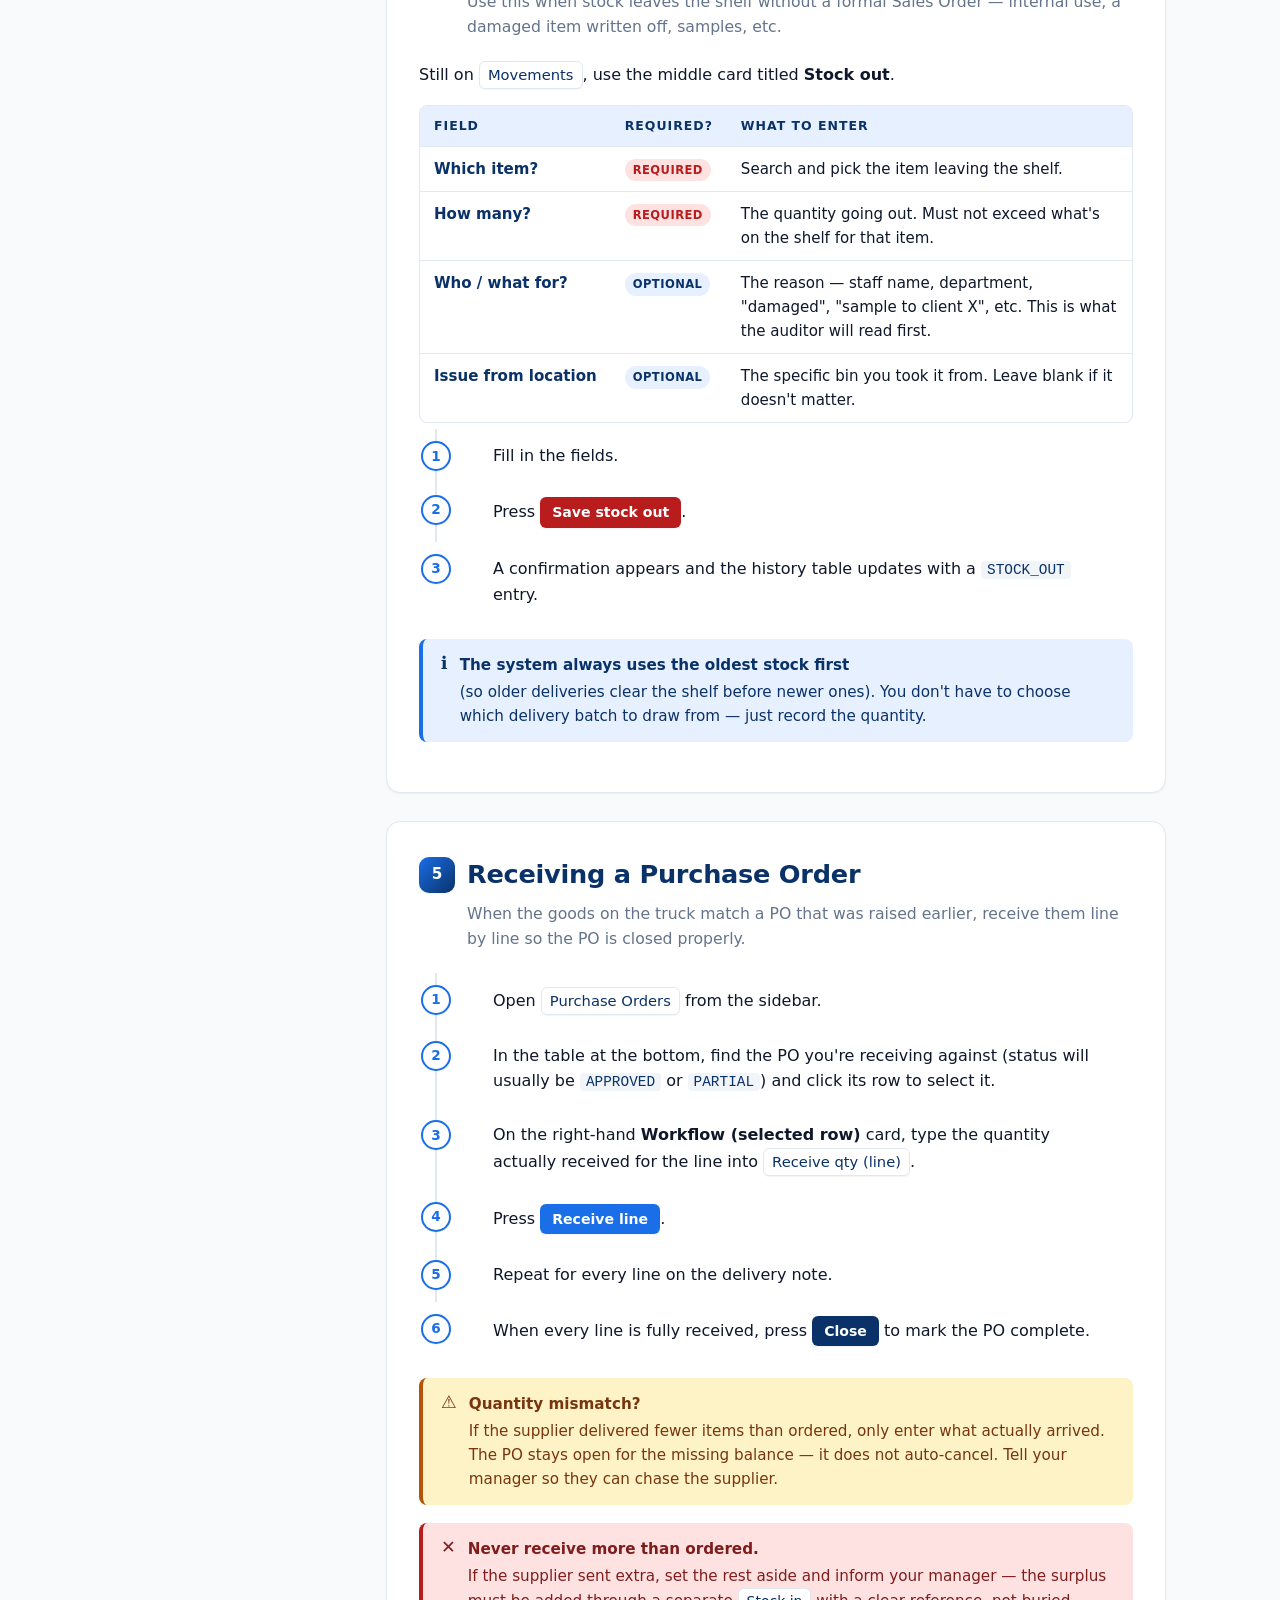
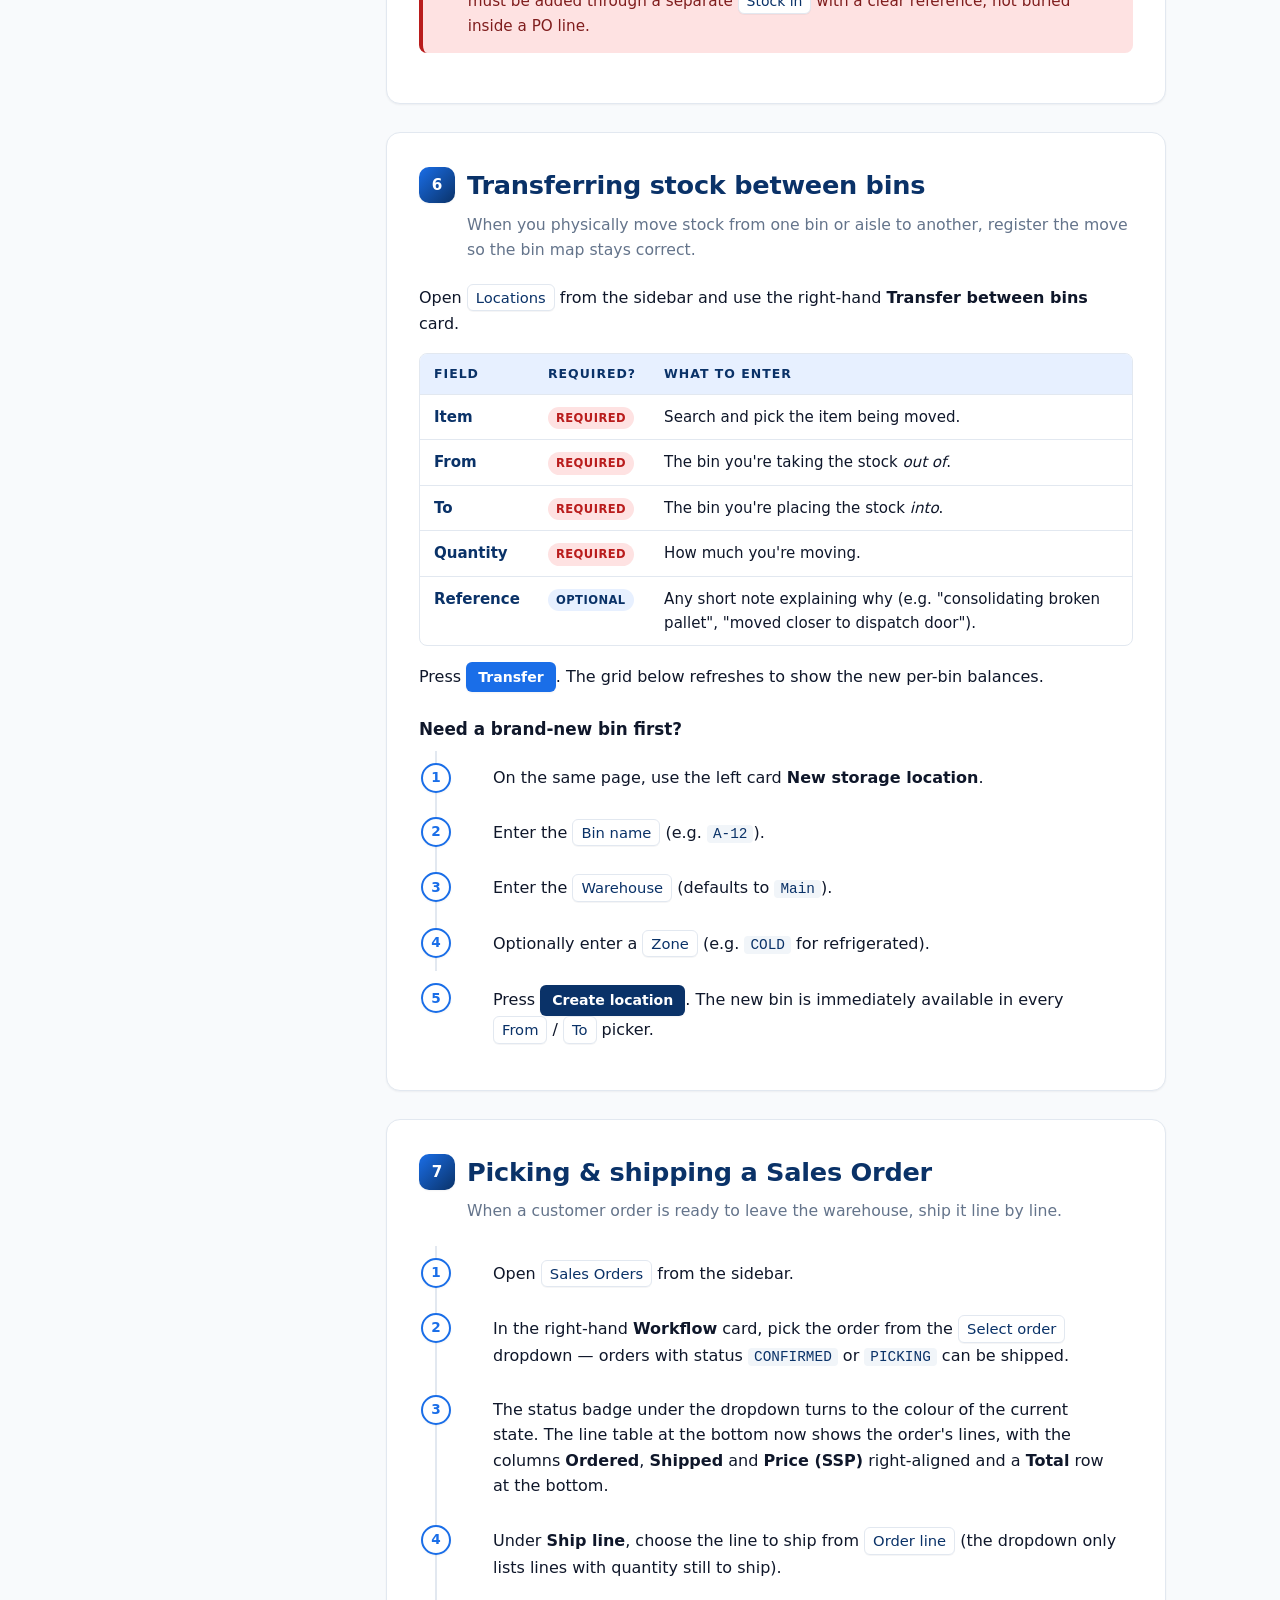
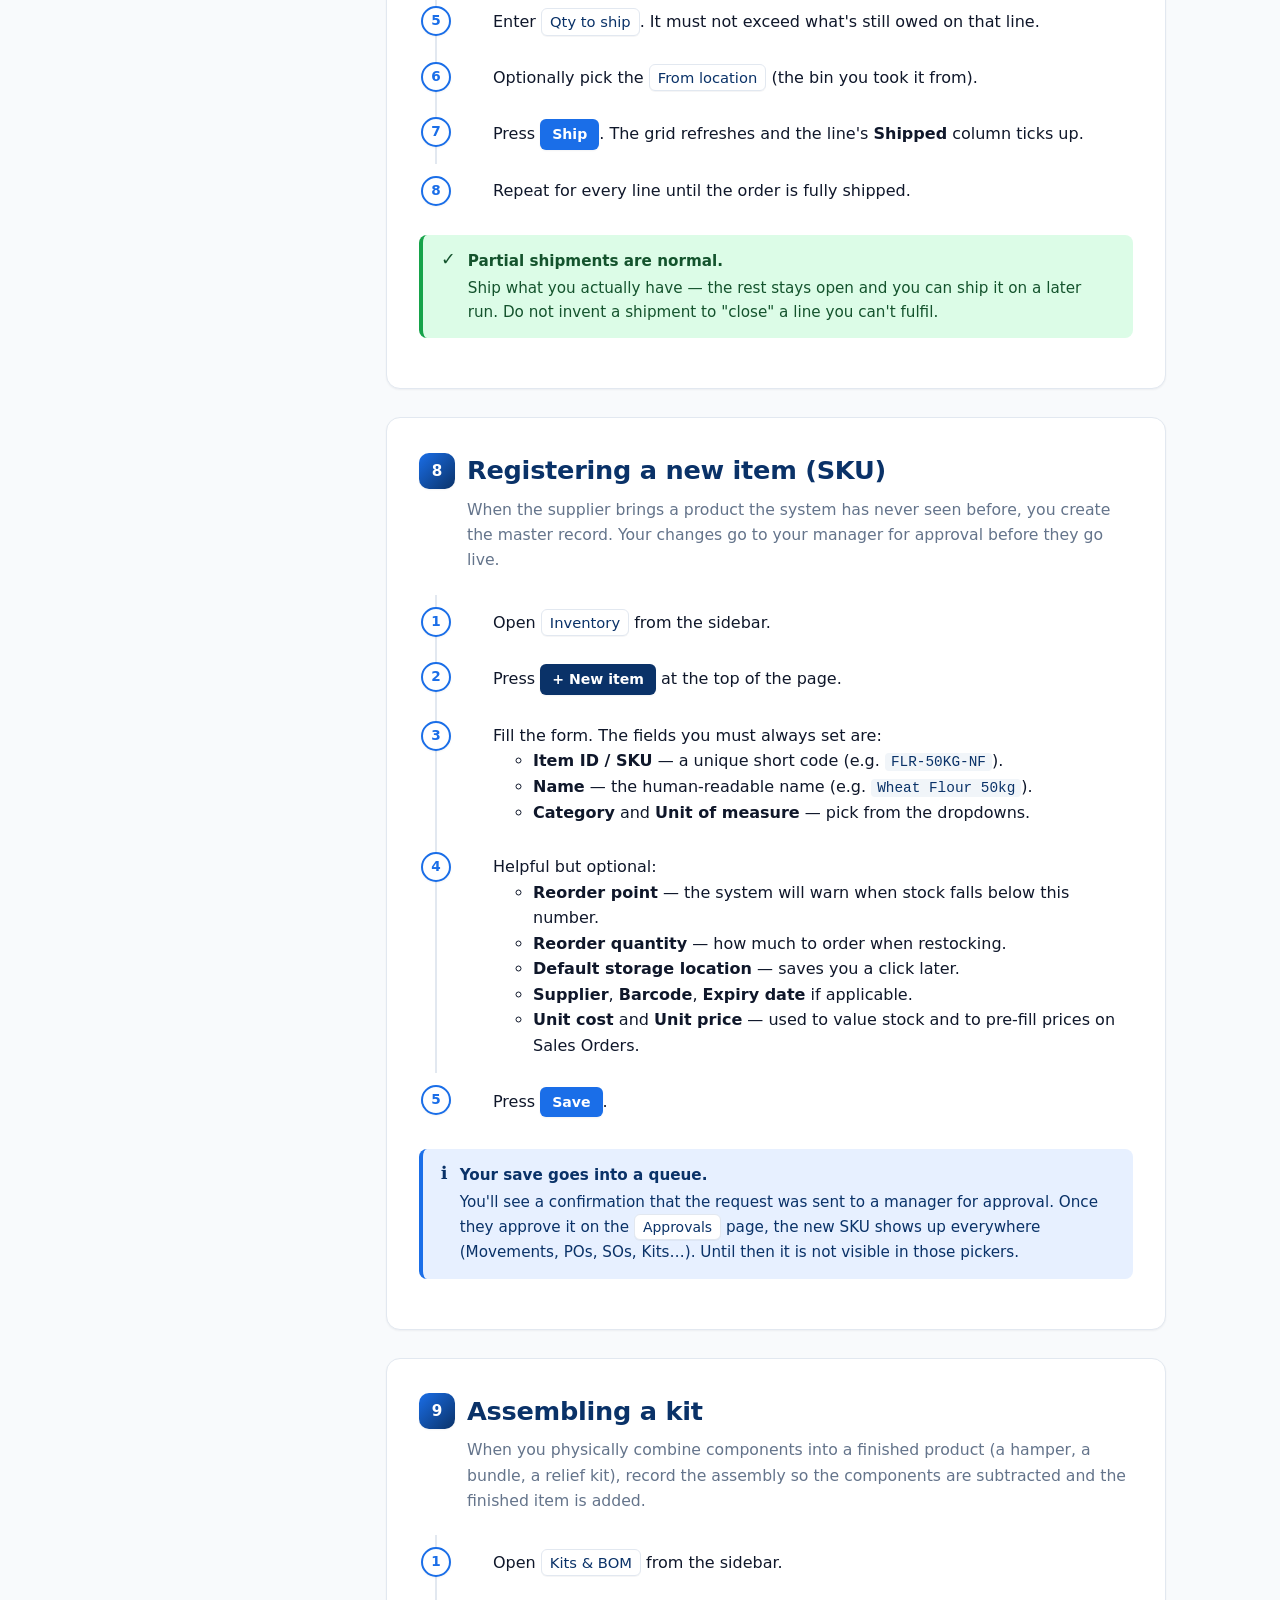
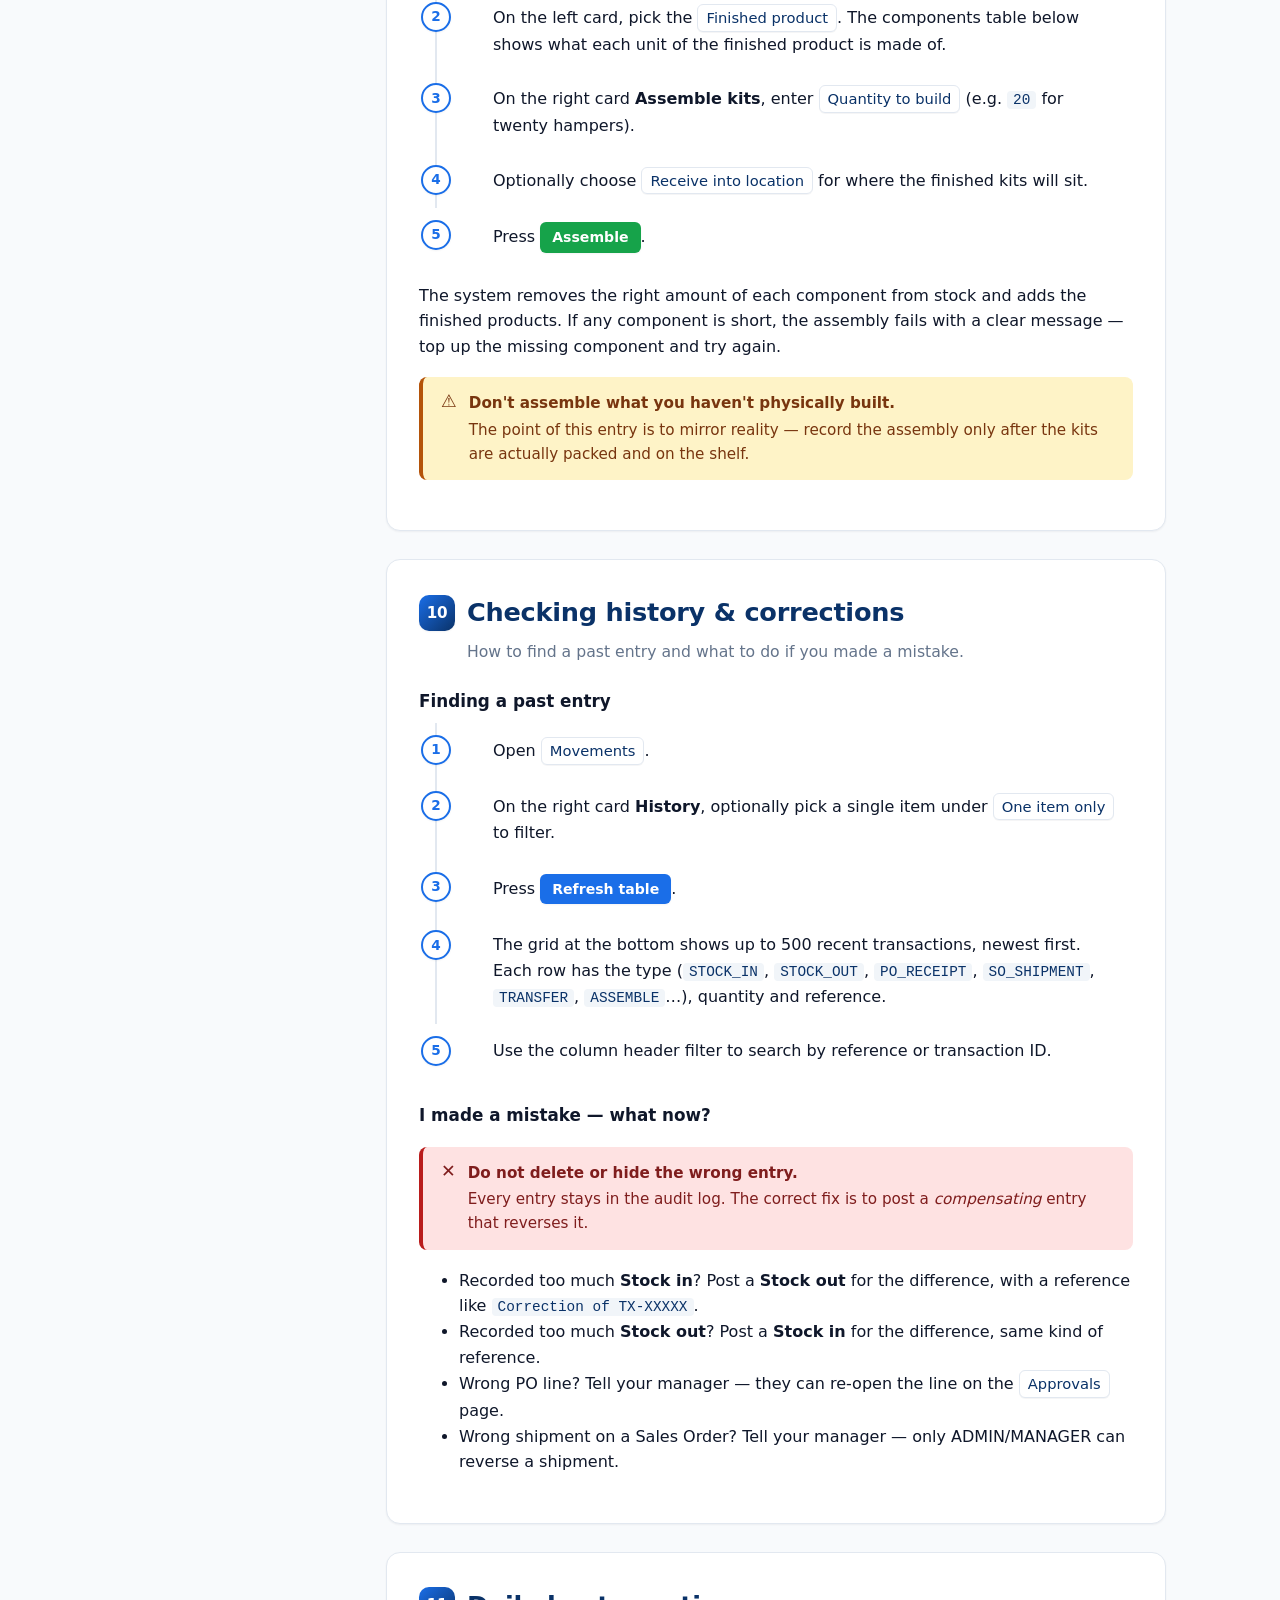
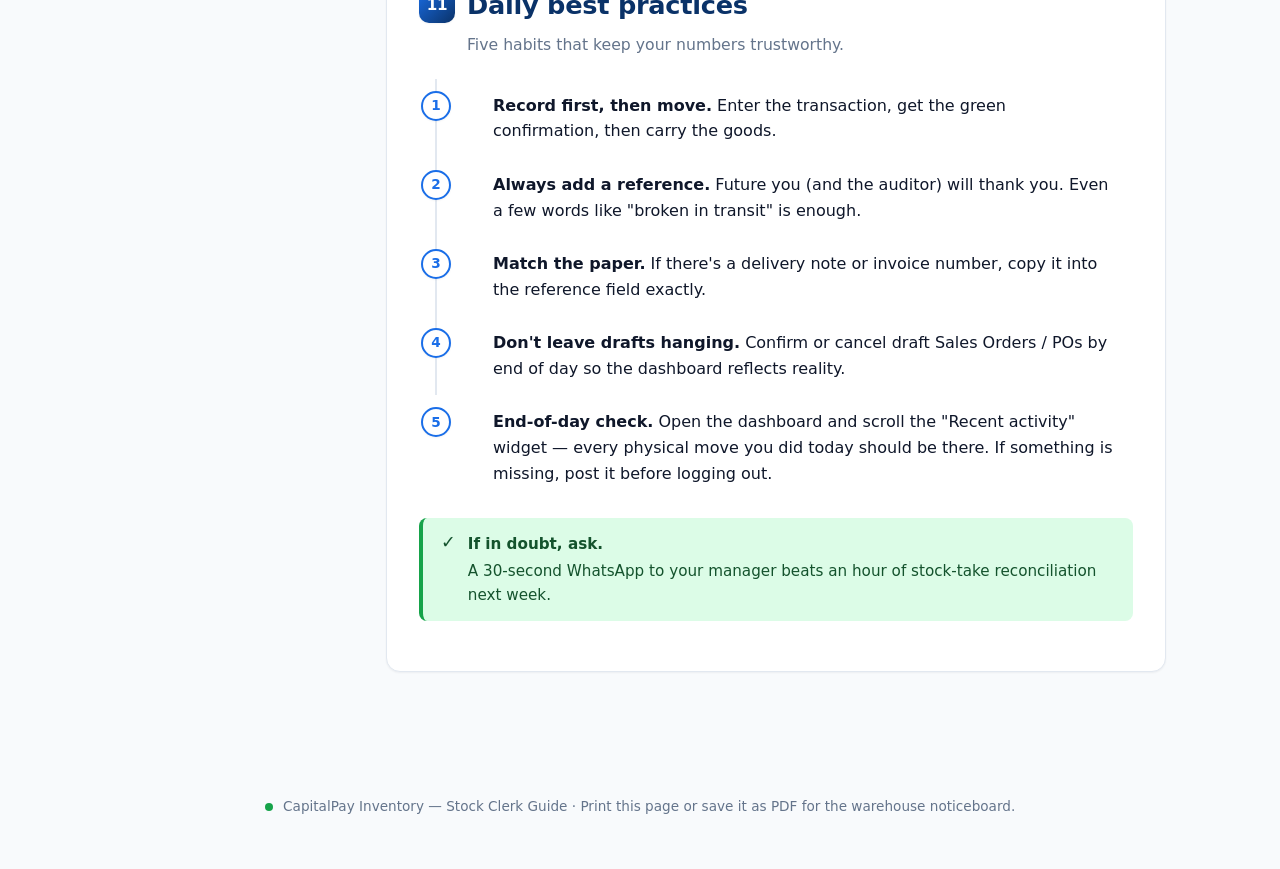
<file: assets/tutorials/stock-clerk-guide.html>
<!DOCTYPE html>
<html lang="en">
<head>
<meta charset="UTF-8" />
<meta name="viewport" content="width=device-width, initial-scale=1.0" />
<title>Stock Clerk Guide — How to Register Entries</title>
<meta name="description" content="A practical, step-by-step guide for stock clerks on how to register entries in the CapitalPay inventory system." />
<link rel="icon" href="/assets/favicon.ico" />
<style>
  :root {
    --navy:        #0a3268;
    --navy-dark:   #071f4a;
    --blue:        #1a6ee8;
    --blue-soft:   #4a9bff;
    --blue-tint:   #e7f0ff;
    --plum:        #7a2f4d;
    --plum-soft:   #b85d7e;
    --ink:         #0f172a;
    --ink-soft:    #475569;
    --muted:       #64748b;
    --line:        #e2e8f0;
    --bg:          #f8fafc;
    --card:        #ffffff;
    --good:        #16a34a;
    --good-tint:   #dcfce7;
    --warn:        #b45309;
    --warn-tint:   #fef3c7;
    --bad:         #b91c1c;
    --bad-tint:    #fee2e2;
    --code-bg:     #0f172a;
    --code-fg:     #e2e8f0;
    --shadow-sm:   0 1px 2px rgba(15,23,42,.05);
    --shadow-md:   0 4px 18px rgba(15,23,42,.08);
    --radius:      14px;
    --radius-sm:   8px;
  }

  *, *::before, *::after { box-sizing: border-box; }

  html { scroll-behavior: smooth; scroll-padding-top: 24px; }

  body {
    margin: 0;
    font-family: "Inter", "Segoe UI", system-ui, -apple-system, "Helvetica Neue", Arial, sans-serif;
    color: var(--ink);
    background: var(--bg);
    line-height: 1.6;
    font-size: 16px;
  }

  a { color: var(--blue); text-decoration: none; }
  a:hover { text-decoration: underline; }

  /* ---------- Top hero ---------- */
  .hero {
    background:
      radial-gradient(circle at 80% 20%, rgba(122,47,77,.35), transparent 55%),
      linear-gradient(135deg, var(--navy) 0%, var(--blue) 55%, var(--plum) 130%);
    color: #fff;
    padding: 56px 24px 72px;
    position: relative;
    overflow: hidden;
  }
  .hero::after {
    content: "";
    position: absolute;
    inset: auto 0 -1px 0;
    height: 24px;
    background: var(--bg);
    border-radius: 24px 24px 0 0;
  }
  .hero-inner {
    max-width: 1100px;
    margin: 0 auto;
    position: relative;
    z-index: 1;
  }
  .hero-eyebrow {
    display: inline-block;
    background: rgba(255,255,255,.16);
    color: #fff;
    padding: 4px 12px;
    border-radius: 999px;
    font-size: .78rem;
    letter-spacing: .12em;
    text-transform: uppercase;
    font-weight: 600;
    backdrop-filter: blur(4px);
  }
  .hero h1 {
    font-size: clamp(1.8rem, 3.4vw, 2.6rem);
    margin: 14px 0 10px;
    font-weight: 700;
    letter-spacing: -.02em;
  }
  .hero p.lede {
    font-size: 1.05rem;
    max-width: 760px;
    margin: 0;
    color: rgba(255,255,255,.92);
  }
  .hero-meta {
    margin-top: 22px;
    display: flex;
    flex-wrap: wrap;
    gap: 10px;
  }
  .hero-meta .chip {
    background: rgba(255,255,255,.14);
    border: 1px solid rgba(255,255,255,.28);
    color: #fff;
    padding: 6px 12px;
    border-radius: 999px;
    font-size: .82rem;
    font-weight: 500;
  }

  /* ---------- Layout ---------- */
  .shell {
    max-width: 1100px;
    margin: -32px auto 0;
    padding: 0 24px 64px;
    position: relative;
    z-index: 2;
    display: grid;
    grid-template-columns: 240px 1fr;
    gap: 32px;
  }

  nav.toc {
    position: sticky;
    top: 24px;
    align-self: start;
    background: var(--card);
    border: 1px solid var(--line);
    border-radius: var(--radius);
    padding: 18px;
    box-shadow: var(--shadow-sm);
    max-height: calc(100vh - 48px);
    overflow: auto;
  }
  nav.toc h4 {
    margin: 0 0 10px;
    font-size: .72rem;
    text-transform: uppercase;
    letter-spacing: .12em;
    color: var(--muted);
    font-weight: 700;
  }
  nav.toc ol {
    list-style: none;
    padding: 0;
    margin: 0;
    counter-reset: tocnum;
  }
  nav.toc ol li {
    counter-increment: tocnum;
    margin: 0;
  }
  nav.toc ol li a {
    display: flex;
    gap: 10px;
    padding: 7px 8px;
    border-radius: 6px;
    color: var(--ink-soft);
    font-size: .9rem;
    line-height: 1.35;
    transition: background .15s, color .15s;
  }
  nav.toc ol li a:hover {
    background: var(--blue-tint);
    color: var(--navy);
    text-decoration: none;
  }
  nav.toc ol li a::before {
    content: counter(tocnum, decimal-leading-zero);
    color: var(--blue);
    font-weight: 700;
    font-variant-numeric: tabular-nums;
    flex-shrink: 0;
  }

  main { min-width: 0; }

  /* ---------- Sections ---------- */
  section.card {
    background: var(--card);
    border: 1px solid var(--line);
    border-radius: var(--radius);
    box-shadow: var(--shadow-sm);
    padding: 32px;
    margin-bottom: 28px;
  }
  section.card + section.card { margin-top: 0; }
  section.card h2 {
    font-size: 1.6rem;
    margin: 0 0 6px;
    color: var(--navy);
    letter-spacing: -.01em;
    display: flex;
    align-items: center;
    gap: 12px;
  }
  section.card h2 .num {
    width: 36px;
    height: 36px;
    border-radius: 10px;
    background: linear-gradient(135deg, var(--blue) 0%, var(--navy) 100%);
    color: #fff;
    display: inline-flex;
    align-items: center;
    justify-content: center;
    font-size: .95rem;
    font-weight: 700;
    box-shadow: var(--shadow-sm);
  }
  section.card .subtitle {
    color: var(--muted);
    font-size: .98rem;
    margin: 0 0 22px 48px;
  }
  section.card h3 {
    font-size: 1.05rem;
    margin: 24px 0 8px;
    color: var(--ink);
  }

  /* ---------- Steps ---------- */
  ol.steps {
    list-style: none;
    counter-reset: step;
    padding: 0;
    margin: 0;
  }
  ol.steps > li {
    counter-increment: step;
    position: relative;
    padding: 14px 16px 14px 56px;
    border-left: 2px solid var(--line);
    margin-left: 16px;
  }
  ol.steps > li::before {
    content: counter(step);
    position: absolute;
    left: -16px;
    top: 12px;
    width: 30px;
    height: 30px;
    border-radius: 50%;
    background: var(--card);
    border: 2px solid var(--blue);
    color: var(--blue);
    display: inline-flex;
    align-items: center;
    justify-content: center;
    font-weight: 700;
    font-size: .85rem;
    box-shadow: var(--shadow-sm);
  }
  ol.steps > li:last-child {
    border-left-color: transparent;
  }

  /* ---------- Field tables ---------- */
  table.fields {
    width: 100%;
    border-collapse: separate;
    border-spacing: 0;
    margin: 14px 0 6px;
    font-size: .94rem;
    border: 1px solid var(--line);
    border-radius: var(--radius-sm);
    overflow: hidden;
  }
  table.fields th, table.fields td {
    padding: 10px 14px;
    text-align: left;
    vertical-align: top;
  }
  table.fields thead th {
    background: var(--blue-tint);
    color: var(--navy);
    font-weight: 600;
    font-size: .78rem;
    text-transform: uppercase;
    letter-spacing: .08em;
    border-bottom: 1px solid var(--line);
  }
  table.fields tbody tr + tr td { border-top: 1px solid var(--line); }
  table.fields td.field-name {
    font-weight: 600;
    color: var(--navy);
    white-space: nowrap;
  }
  table.fields td.req {
    width: 90px;
  }
  .pill {
    display: inline-block;
    padding: 2px 8px;
    border-radius: 999px;
    font-size: .72rem;
    font-weight: 600;
    letter-spacing: .04em;
    text-transform: uppercase;
  }
  .pill.required { background: var(--bad-tint); color: var(--bad); }
  .pill.optional { background: var(--blue-tint); color: var(--navy); }
  .pill.auto     { background: #ede9fe; color: #6d28d9; }

  /* ---------- Callouts ---------- */
  .callout {
    margin: 18px 0;
    padding: 14px 18px;
    border-radius: var(--radius-sm);
    border-left: 4px solid;
    display: flex;
    gap: 12px;
    align-items: flex-start;
    font-size: .95rem;
  }
  .callout strong { display: block; margin-bottom: 2px; }
  .callout .icon {
    font-size: 1.1rem;
    line-height: 1.2;
    flex-shrink: 0;
  }
  .callout.tip   { background: var(--good-tint); border-color: var(--good); color: #14532d; }
  .callout.warn  { background: var(--warn-tint); border-color: var(--warn); color: #78350f; }
  .callout.info  { background: var(--blue-tint); border-color: var(--blue); color: var(--navy); }
  .callout.danger{ background: var(--bad-tint);  border-color: var(--bad);  color: #7f1d1d; }

  /* ---------- Inline UI hints ---------- */
  kbd {
    font-family: "JetBrains Mono", ui-monospace, Consolas, monospace;
    font-size: .85em;
    background: #f1f5f9;
    border: 1px solid var(--line);
    border-bottom-width: 2px;
    border-radius: 6px;
    padding: 1px 7px;
    color: var(--ink);
  }
  .ui {
    display: inline-block;
    padding: 1px 8px;
    border: 1px solid var(--line);
    background: #fff;
    border-radius: 6px;
    font-size: .92em;
    color: var(--navy);
    font-weight: 500;
    box-shadow: 0 1px 0 rgba(15,23,42,.04);
  }
  .btn-mock {
    display: inline-block;
    padding: 4px 12px;
    border-radius: 6px;
    color: #fff;
    background: var(--blue);
    font-size: .88em;
    font-weight: 600;
    box-shadow: var(--shadow-sm);
  }
  .btn-mock.green { background: var(--good); }
  .btn-mock.red   { background: var(--bad); }
  .btn-mock.navy  { background: var(--navy); }

  code {
    font-family: "JetBrains Mono", ui-monospace, Consolas, monospace;
    background: #f1f5f9;
    color: var(--navy);
    padding: 1px 6px;
    border-radius: 4px;
    font-size: .9em;
  }

  /* ---------- Workflow chip diagram ---------- */
  .flow {
    display: flex;
    flex-wrap: wrap;
    align-items: center;
    gap: 4px;
    margin: 8px 0 18px;
    font-size: .9rem;
  }
  .flow .step-chip {
    background: #fff;
    border: 1px solid var(--line);
    color: var(--navy);
    padding: 6px 12px;
    border-radius: 8px;
    font-weight: 600;
    box-shadow: var(--shadow-sm);
  }
  .flow .arrow {
    color: var(--blue);
    font-weight: 700;
  }

  /* ---------- Footer ---------- */
  footer.foot {
    text-align: center;
    color: var(--muted);
    font-size: .85rem;
    padding: 32px 16px 56px;
  }
  footer.foot .pulse {
    display: inline-block;
    width: 8px;
    height: 8px;
    background: var(--good);
    border-radius: 50%;
    margin-right: 6px;
    animation: pulse 1.6s infinite;
    vertical-align: middle;
  }
  @keyframes pulse {
    0%, 100% { opacity: 1; transform: scale(1); }
    50%      { opacity: .55; transform: scale(1.4); }
  }

  /* ---------- Quick reference ---------- */
  .qref {
    display: grid;
    grid-template-columns: repeat(auto-fit, minmax(220px, 1fr));
    gap: 12px;
    margin: 8px 0 4px;
  }
  .qref .qcard {
    border: 1px solid var(--line);
    border-radius: var(--radius-sm);
    padding: 14px 16px;
    background: linear-gradient(180deg, #ffffff 0%, #fbfdff 100%);
  }
  .qref .qcard b { color: var(--navy); display: block; margin-bottom: 4px; }
  .qref .qcard small { color: var(--muted); }

  /* ---------- Responsive ---------- */
  @media (max-width: 880px) {
    .shell { grid-template-columns: 1fr; }
    nav.toc {
      position: static;
      max-height: none;
    }
    section.card { padding: 22px; }
    section.card h2 { font-size: 1.35rem; }
    section.card .subtitle { margin-left: 0; }
  }

  /* ---------- Print ---------- */
  @media print {
    body { background: #fff; font-size: 11pt; }
    .hero { background: #0a3268 !important; color: #fff !important; -webkit-print-color-adjust: exact; print-color-adjust: exact; padding: 24px; }
    .hero::after { display: none; }
    nav.toc { display: none; }
    .shell { display: block; padding: 0 18mm; max-width: none; margin: 12mm 0; }
    section.card { box-shadow: none; border: 1px solid #cbd5e1; break-inside: avoid; padding: 18px; margin-bottom: 14px; }
    section.card h2 { color: #0a3268 !important; -webkit-print-color-adjust: exact; print-color-adjust: exact; }
    .callout { border: 1px solid #94a3b8; -webkit-print-color-adjust: exact; print-color-adjust: exact; }
    a { color: #0a3268 !important; text-decoration: underline; }
    footer.foot { display: none; }
  }
</style>
</head>
<body>

<header class="hero">
  <div class="hero-inner">
    <span class="hero-eyebrow">Stock Clerk · Operations Guide</span>
    <h1>How to register entries in the inventory system</h1>
    <p class="lede">
      Every box that arrives, every item that leaves the shelf, and every move between bins must be recorded
      so the stock figures stay accurate. This guide walks you through each task in plain language, with the
      exact fields you'll see on screen.
    </p>
    <div class="hero-meta">
      <span class="chip">For: STOCK_CLERK role</span>
      <span class="chip">~ 12 min read</span>
      <span class="chip">Print-friendly</span>
    </div>
  </div>
</header>

<div class="shell">

  <!-- =================== TOC =================== -->
  <nav class="toc" aria-label="Table of contents">
    <h4>On this page</h4>
    <ol>
      <li><a href="#overview">Your daily workflow</a></li>
      <li><a href="#login">Logging in &amp; navigating</a></li>
      <li><a href="#stock-in">Recording a delivery (Stock In)</a></li>
      <li><a href="#stock-out">Recording an issue (Stock Out)</a></li>
      <li><a href="#receive-po">Receiving a Purchase Order</a></li>
      <li><a href="#transfer">Transferring stock between bins</a></li>
      <li><a href="#sales-order">Picking &amp; shipping a Sales Order</a></li>
      <li><a href="#new-item">Registering a new item</a></li>
      <li><a href="#kits">Assembling a kit</a></li>
      <li><a href="#history">Checking history &amp; corrections</a></li>
      <li><a href="#tips">Daily best practices</a></li>
    </ol>
  </nav>

  <main>

    <!-- =================== OVERVIEW =================== -->
    <section class="card" id="overview">
      <h2><span class="num">1</span>Your daily workflow</h2>
      <p class="subtitle">A quick map of what you'll be doing across the system.</p>

      <p>
        As a stock clerk you are the system's eyes and ears on the warehouse floor. The most common
        entries you will register, in roughly this order during a typical day, are:
      </p>

      <div class="flow">
        <span class="step-chip">Receive deliveries</span>
        <span class="arrow">→</span>
        <span class="step-chip">Put away into bins</span>
        <span class="arrow">→</span>
        <span class="step-chip">Pick &amp; ship orders</span>
        <span class="arrow">→</span>
        <span class="step-chip">Record corrections</span>
        <span class="arrow">→</span>
        <span class="step-chip">Reconcile at end of day</span>
      </div>

      <div class="qref">
        <div class="qcard">
          <b>Movements</b>
          <small>Quick stock in / stock out without a paper PO or SO. Used for ad-hoc deliveries, returns to shelf, samples, breakages.</small>
        </div>
        <div class="qcard">
          <b>Purchase Orders</b>
          <small>Receive ordered goods against a supplier PO. Stock comes in line by line.</small>
        </div>
        <div class="qcard">
          <b>Sales Orders</b>
          <small>Pick and ship goods against a customer order, line by line.</small>
        </div>
        <div class="qcard">
          <b>Locations</b>
          <small>Create new bins and move quantity from one bin to another inside the same warehouse.</small>
        </div>
        <div class="qcard">
          <b>Inventory</b>
          <small>Look up an item's master data, register new SKUs (sent to your manager for approval).</small>
        </div>
        <div class="qcard">
          <b>Kits &amp; BOM</b>
          <small>Assemble finished products from their components.</small>
        </div>
      </div>

      <div class="callout info">
        <span class="icon">ℹ︎</span>
        <div>
          <strong>Golden rule</strong>
          Record the entry the moment the physical movement happens. If you wait, the on-screen
          quantity will not match what's on the shelf and pickers downstream will be misled.
        </div>
      </div>
    </section>

    <!-- =================== LOGIN =================== -->
    <section class="card" id="login">
      <h2><span class="num">2</span>Logging in &amp; navigating</h2>
      <p class="subtitle">Get in, get oriented, get to work.</p>

      <ol class="steps">
        <li>
          Open the system in your browser at the URL given by your supervisor (for example
          <code>https://inventory.shop.com.ss</code>).
        </li>
        <li>
          On the welcome page click <span class="btn-mock">Sign In</span>, then enter your
          username and password.
        </li>
        <li>
          Choose your preferred language at the top right (English / العربية / Juba Arabic / Dinka).
          Your choice is remembered next time.
        </li>
        <li>
          Use the left sidebar to jump between modules. The pages you'll use most are
          <span class="ui">Movements</span>, <span class="ui">Purchase Orders</span>,
          <span class="ui">Sales Orders</span> and <span class="ui">Locations</span>.
        </li>
      </ol>

      <div class="callout tip">
        <span class="icon">✓</span>
        <div>
          <strong>Tip</strong>
          The little <span class="ui">?</span> next to a page title gives a one-line reminder of
          what the page is for. Hover or tap it any time you need a refresher.
        </div>
      </div>
    </section>

    <!-- =================== STOCK IN =================== -->
    <section class="card" id="stock-in">
      <h2><span class="num">3</span>Recording a delivery (Stock In)</h2>
      <p class="subtitle">Use this when goods arrive without a formal Purchase Order — for example, a small ad‑hoc delivery, a customer return going back on the shelf, or a sample.</p>

      <p>Open <span class="ui">Movements</span> from the sidebar. The leftmost card is titled <b>Stock in</b>.</p>

      <table class="fields">
        <thead>
          <tr><th>Field</th><th class="req">Required?</th><th>What to enter</th></tr>
        </thead>
        <tbody>
          <tr>
            <td class="field-name">Which item?</td>
            <td class="req"><span class="pill required">Required</span></td>
            <td>Type a few letters from the item name or its SKU (e.g. <code>Maize</code>) and pick from the list.</td>
          </tr>
          <tr>
            <td class="field-name">How many?</td>
            <td class="req"><span class="pill required">Required</span></td>
            <td>The quantity in the item's normal unit of measure (bags, cartons, pieces…). Decimals are allowed for items measured by weight.</td>
          </tr>
          <tr>
            <td class="field-name">Cost per unit (if known)</td>
            <td class="req"><span class="pill optional">Optional</span></td>
            <td>If the supplier invoice quotes a cost per unit, enter it here so the inventory value stays accurate. Leave blank if you only know the total or it's a return.</td>
          </tr>
          <tr>
            <td class="field-name">Delivery note or reference</td>
            <td class="req"><span class="pill optional">Optional</span></td>
            <td>The delivery note number, supplier waybill or anything that lets the auditor trace the entry back to a paper document.</td>
          </tr>
          <tr>
            <td class="field-name">Receive into location</td>
            <td class="req"><span class="pill optional">Optional</span></td>
            <td>The bin you're placing the goods in. If left blank, the system uses the item's default storage location.</td>
          </tr>
        </tbody>
      </table>

      <ol class="steps">
        <li>Fill the fields above as completely as you can.</li>
        <li>Press <span class="btn-mock green">Save stock in</span>.</li>
        <li>A green confirmation message appears at the top — your entry is saved.</li>
        <li>The history table at the bottom of the page now includes the new transaction with type <code>STOCK_IN</code>.</li>
      </ol>

      <div class="callout warn">
        <span class="icon">⚠</span>
        <div>
          <strong>If the goods arrived against a Purchase Order, do NOT use this page.</strong>
          Use <a href="#receive-po">Receiving a Purchase Order</a> instead, otherwise the PO will
          stay open and the supplier balance will be wrong.
        </div>
      </div>
    </section>

    <!-- =================== STOCK OUT =================== -->
    <section class="card" id="stock-out">
      <h2><span class="num">4</span>Recording an issue (Stock Out)</h2>
      <p class="subtitle">Use this when stock leaves the shelf without a formal Sales Order — internal use, a damaged item written off, samples, etc.</p>

      <p>Still on <span class="ui">Movements</span>, use the middle card titled <b>Stock out</b>.</p>

      <table class="fields">
        <thead>
          <tr><th>Field</th><th class="req">Required?</th><th>What to enter</th></tr>
        </thead>
        <tbody>
          <tr>
            <td class="field-name">Which item?</td>
            <td class="req"><span class="pill required">Required</span></td>
            <td>Search and pick the item leaving the shelf.</td>
          </tr>
          <tr>
            <td class="field-name">How many?</td>
            <td class="req"><span class="pill required">Required</span></td>
            <td>The quantity going out. Must not exceed what's on the shelf for that item.</td>
          </tr>
          <tr>
            <td class="field-name">Who / what for?</td>
            <td class="req"><span class="pill optional">Optional</span></td>
            <td>The reason — staff name, department, "damaged", "sample to client X", etc. This is what the auditor will read first.</td>
          </tr>
          <tr>
            <td class="field-name">Issue from location</td>
            <td class="req"><span class="pill optional">Optional</span></td>
            <td>The specific bin you took it from. Leave blank if it doesn't matter.</td>
          </tr>
        </tbody>
      </table>

      <ol class="steps">
        <li>Fill in the fields.</li>
        <li>Press <span class="btn-mock red">Save stock out</span>.</li>
        <li>A confirmation appears and the history table updates with a <code>STOCK_OUT</code> entry.</li>
      </ol>

      <div class="callout info">
        <span class="icon">ℹ︎</span>
        <div>
          <strong>The system always uses the oldest stock first</strong>
          (so older deliveries clear the shelf before newer ones). You don't have to choose
          which delivery batch to draw from — just record the quantity.
        </div>
      </div>
    </section>

    <!-- =================== RECEIVE PO =================== -->
    <section class="card" id="receive-po">
      <h2><span class="num">5</span>Receiving a Purchase Order</h2>
      <p class="subtitle">When the goods on the truck match a PO that was raised earlier, receive them line by line so the PO is closed properly.</p>

      <ol class="steps">
        <li>Open <span class="ui">Purchase Orders</span> from the sidebar.</li>
        <li>
          In the table at the bottom, find the PO you're receiving against (status will usually be
          <code>APPROVED</code> or <code>PARTIAL</code>) and click its row to select it.
        </li>
        <li>
          On the right-hand <b>Workflow (selected row)</b> card, type the quantity actually received
          for the line into <span class="ui">Receive qty (line)</span>.
        </li>
        <li>Press <span class="btn-mock">Receive line</span>.</li>
        <li>Repeat for every line on the delivery note.</li>
        <li>
          When every line is fully received, press <span class="btn-mock navy">Close</span> to mark the
          PO complete.
        </li>
      </ol>

      <div class="callout warn">
        <span class="icon">⚠</span>
        <div>
          <strong>Quantity mismatch?</strong>
          If the supplier delivered fewer items than ordered, only enter what actually arrived.
          The PO stays open for the missing balance — it does not auto-cancel. Tell your manager so
          they can chase the supplier.
        </div>
      </div>
      <div class="callout danger">
        <span class="icon">✕</span>
        <div>
          <strong>Never receive more than ordered.</strong>
          If the supplier sent extra, set the rest aside and inform your manager — the surplus
          must be added through a separate <span class="ui">Stock in</span> with a clear reference,
          not buried inside a PO line.
        </div>
      </div>
    </section>

    <!-- =================== TRANSFER =================== -->
    <section class="card" id="transfer">
      <h2><span class="num">6</span>Transferring stock between bins</h2>
      <p class="subtitle">When you physically move stock from one bin or aisle to another, register the move so the bin map stays correct.</p>

      <p>Open <span class="ui">Locations</span> from the sidebar and use the right-hand <b>Transfer between bins</b> card.</p>

      <table class="fields">
        <thead>
          <tr><th>Field</th><th class="req">Required?</th><th>What to enter</th></tr>
        </thead>
        <tbody>
          <tr>
            <td class="field-name">Item</td>
            <td class="req"><span class="pill required">Required</span></td>
            <td>Search and pick the item being moved.</td>
          </tr>
          <tr>
            <td class="field-name">From</td>
            <td class="req"><span class="pill required">Required</span></td>
            <td>The bin you're taking the stock <em>out of</em>.</td>
          </tr>
          <tr>
            <td class="field-name">To</td>
            <td class="req"><span class="pill required">Required</span></td>
            <td>The bin you're placing the stock <em>into</em>.</td>
          </tr>
          <tr>
            <td class="field-name">Quantity</td>
            <td class="req"><span class="pill required">Required</span></td>
            <td>How much you're moving.</td>
          </tr>
          <tr>
            <td class="field-name">Reference</td>
            <td class="req"><span class="pill optional">Optional</span></td>
            <td>Any short note explaining why (e.g. "consolidating broken pallet", "moved closer to dispatch door").</td>
          </tr>
        </tbody>
      </table>

      <p>Press <span class="btn-mock">Transfer</span>. The grid below refreshes to show the new per-bin balances.</p>

      <h3>Need a brand-new bin first?</h3>
      <ol class="steps">
        <li>On the same page, use the left card <b>New storage location</b>.</li>
        <li>Enter the <span class="ui">Bin name</span> (e.g. <code>A-12</code>).</li>
        <li>Enter the <span class="ui">Warehouse</span> (defaults to <code>Main</code>).</li>
        <li>Optionally enter a <span class="ui">Zone</span> (e.g. <code>COLD</code> for refrigerated).</li>
        <li>Press <span class="btn-mock navy">Create location</span>. The new bin is immediately available in every <span class="ui">From</span> / <span class="ui">To</span> picker.</li>
      </ol>
    </section>

    <!-- =================== SALES ORDER =================== -->
    <section class="card" id="sales-order">
      <h2><span class="num">7</span>Picking &amp; shipping a Sales Order</h2>
      <p class="subtitle">When a customer order is ready to leave the warehouse, ship it line by line.</p>

      <ol class="steps">
        <li>Open <span class="ui">Sales Orders</span> from the sidebar.</li>
        <li>
          In the right-hand <b>Workflow</b> card, pick the order from the
          <span class="ui">Select order</span> dropdown — orders with status
          <code>CONFIRMED</code> or <code>PICKING</code> can be shipped.
        </li>
        <li>
          The status badge under the dropdown turns to the colour of the current state. The line
          table at the bottom now shows the order's lines, with the columns <b>Ordered</b>,
          <b>Shipped</b> and <b>Price (SSP)</b> right-aligned and a <b>Total</b> row at the bottom.
        </li>
        <li>
          Under <b>Ship line</b>, choose the line to ship from <span class="ui">Order line</span>
          (the dropdown only lists lines with quantity still to ship).
        </li>
        <li>Enter <span class="ui">Qty to ship</span>. It must not exceed what's still owed on that line.</li>
        <li>Optionally pick the <span class="ui">From location</span> (the bin you took it from).</li>
        <li>Press <span class="btn-mock">Ship</span>. The grid refreshes and the line's <b>Shipped</b> column ticks up.</li>
        <li>Repeat for every line until the order is fully shipped.</li>
      </ol>

      <div class="callout tip">
        <span class="icon">✓</span>
        <div>
          <strong>Partial shipments are normal.</strong>
          Ship what you actually have — the rest stays open and you can ship it on a later run.
          Do not invent a shipment to "close" a line you can't fulfil.
        </div>
      </div>
    </section>

    <!-- =================== NEW ITEM =================== -->
    <section class="card" id="new-item">
      <h2><span class="num">8</span>Registering a new item (SKU)</h2>
      <p class="subtitle">When the supplier brings a product the system has never seen before, you create the master record. Your changes go to your manager for approval before they go live.</p>

      <ol class="steps">
        <li>Open <span class="ui">Inventory</span> from the sidebar.</li>
        <li>Press <span class="btn-mock navy">+ New item</span> at the top of the page.</li>
        <li>Fill the form. The fields you must always set are:
          <ul>
            <li><b>Item ID / SKU</b> — a unique short code (e.g. <code>FLR-50KG-NF</code>).</li>
            <li><b>Name</b> — the human-readable name (e.g. <code>Wheat Flour 50kg</code>).</li>
            <li><b>Category</b> and <b>Unit of measure</b> — pick from the dropdowns.</li>
          </ul>
        </li>
        <li>Helpful but optional:
          <ul>
            <li><b>Reorder point</b> — the system will warn when stock falls below this number.</li>
            <li><b>Reorder quantity</b> — how much to order when restocking.</li>
            <li><b>Default storage location</b> — saves you a click later.</li>
            <li><b>Supplier</b>, <b>Barcode</b>, <b>Expiry date</b> if applicable.</li>
            <li><b>Unit cost</b> and <b>Unit price</b> — used to value stock and to pre-fill prices on Sales Orders.</li>
          </ul>
        </li>
        <li>Press <span class="btn-mock">Save</span>.</li>
      </ol>

      <div class="callout info">
        <span class="icon">ℹ︎</span>
        <div>
          <strong>Your save goes into a queue.</strong>
          You'll see a confirmation that the request was sent to a manager for approval. Once they
          approve it on the <span class="ui">Approvals</span> page, the new SKU shows up everywhere
          (Movements, POs, SOs, Kits…). Until then it is not visible in those pickers.
        </div>
      </div>
    </section>

    <!-- =================== KITS =================== -->
    <section class="card" id="kits">
      <h2><span class="num">9</span>Assembling a kit</h2>
      <p class="subtitle">When you physically combine components into a finished product (a hamper, a bundle, a relief kit), record the assembly so the components are subtracted and the finished item is added.</p>

      <ol class="steps">
        <li>Open <span class="ui">Kits &amp; BOM</span> from the sidebar.</li>
        <li>
          On the left card, pick the <span class="ui">Finished product</span>. The components table
          below shows what each unit of the finished product is made of.
        </li>
        <li>
          On the right card <b>Assemble kits</b>, enter <span class="ui">Quantity to build</span>
          (e.g. <code>20</code> for twenty hampers).
        </li>
        <li>Optionally choose <span class="ui">Receive into location</span> for where the finished kits will sit.</li>
        <li>Press <span class="btn-mock green">Assemble</span>.</li>
      </ol>

      <p>The system removes the right amount of each component from stock and adds the finished products. If any component is short, the assembly fails with a clear message — top up the missing component and try again.</p>

      <div class="callout warn">
        <span class="icon">⚠</span>
        <div>
          <strong>Don't assemble what you haven't physically built.</strong>
          The point of this entry is to mirror reality — record the assembly only after the kits
          are actually packed and on the shelf.
        </div>
      </div>
    </section>

    <!-- =================== HISTORY =================== -->
    <section class="card" id="history">
      <h2><span class="num">10</span>Checking history &amp; corrections</h2>
      <p class="subtitle">How to find a past entry and what to do if you made a mistake.</p>

      <h3>Finding a past entry</h3>
      <ol class="steps">
        <li>Open <span class="ui">Movements</span>.</li>
        <li>
          On the right card <b>History</b>, optionally pick a single item under
          <span class="ui">One item only</span> to filter.
        </li>
        <li>Press <span class="btn-mock">Refresh table</span>.</li>
        <li>The grid at the bottom shows up to 500 recent transactions, newest first. Each row has the type (<code>STOCK_IN</code>, <code>STOCK_OUT</code>, <code>PO_RECEIPT</code>, <code>SO_SHIPMENT</code>, <code>TRANSFER</code>, <code>ASSEMBLE</code>…), quantity and reference.</li>
        <li>Use the column header filter to search by reference or transaction ID.</li>
      </ol>

      <h3>I made a mistake — what now?</h3>
      <div class="callout danger">
        <span class="icon">✕</span>
        <div>
          <strong>Do not delete or hide the wrong entry.</strong>
          Every entry stays in the audit log. The correct fix is to post a <em>compensating</em>
          entry that reverses it.
        </div>
      </div>
      <ul>
        <li>Recorded too much <b>Stock in</b>? Post a <b>Stock out</b> for the difference, with a reference like <code>Correction of TX-XXXXX</code>.</li>
        <li>Recorded too much <b>Stock out</b>? Post a <b>Stock in</b> for the difference, same kind of reference.</li>
        <li>Wrong PO line? Tell your manager — they can re-open the line on the <span class="ui">Approvals</span> page.</li>
        <li>Wrong shipment on a Sales Order? Tell your manager — only ADMIN/MANAGER can reverse a shipment.</li>
      </ul>
    </section>

    <!-- =================== TIPS =================== -->
    <section class="card" id="tips">
      <h2><span class="num">11</span>Daily best practices</h2>
      <p class="subtitle">Five habits that keep your numbers trustworthy.</p>

      <ol class="steps">
        <li><b>Record first, then move.</b> Enter the transaction, get the green confirmation, then carry the goods.</li>
        <li><b>Always add a reference.</b> Future you (and the auditor) will thank you. Even a few words like "broken in transit" is enough.</li>
        <li><b>Match the paper.</b> If there's a delivery note or invoice number, copy it into the reference field exactly.</li>
        <li><b>Don't leave drafts hanging.</b> Confirm or cancel draft Sales Orders / POs by end of day so the dashboard reflects reality.</li>
        <li><b>End-of-day check.</b> Open the dashboard and scroll the "Recent activity" widget — every physical move you did today should be there. If something is missing, post it before logging out.</li>
      </ol>

      <div class="callout tip">
        <span class="icon">✓</span>
        <div>
          <strong>If in doubt, ask.</strong>
          A 30-second WhatsApp to your manager beats an hour of stock-take reconciliation next week.
        </div>
      </div>
    </section>

  </main>
</div>

<footer class="foot">
  <span class="pulse"></span>
  CapitalPay Inventory — Stock Clerk Guide · Print this page or save it as PDF for the warehouse noticeboard.
</footer>

</body>
</html>
</file>
